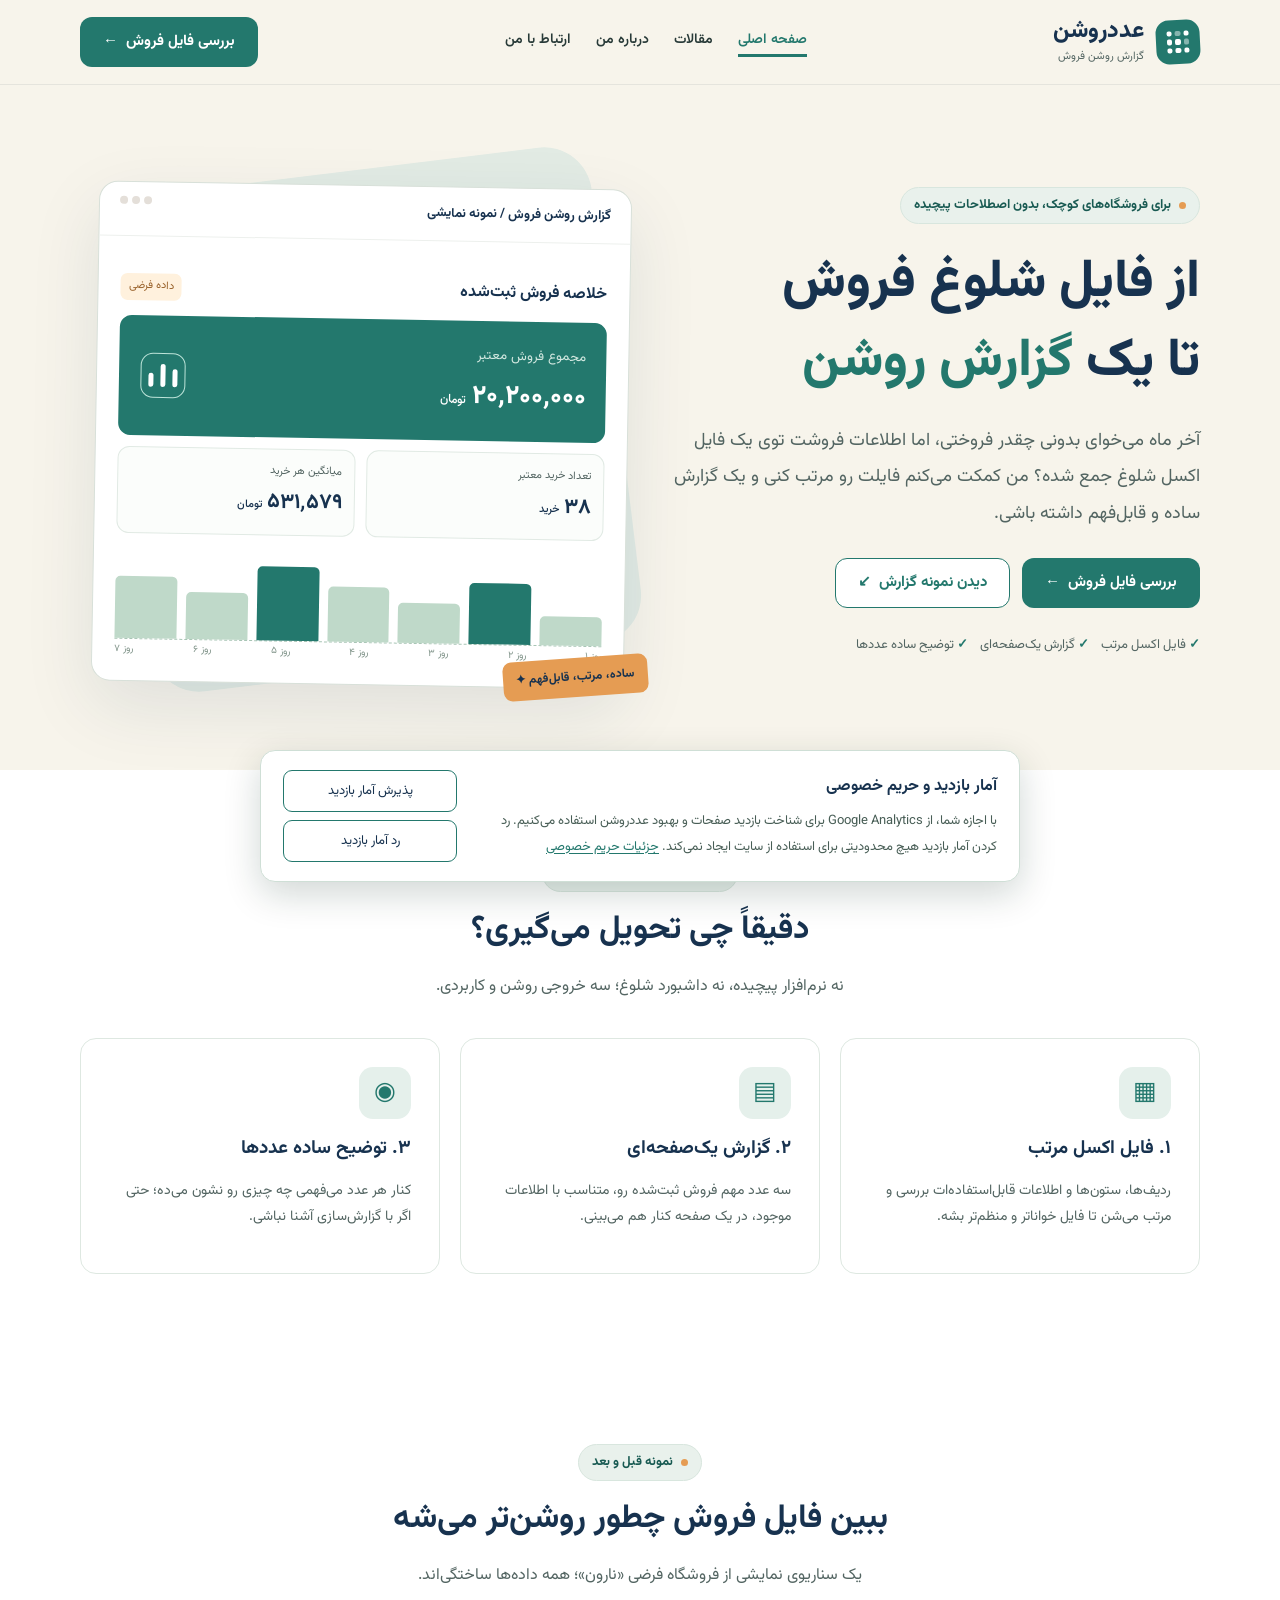
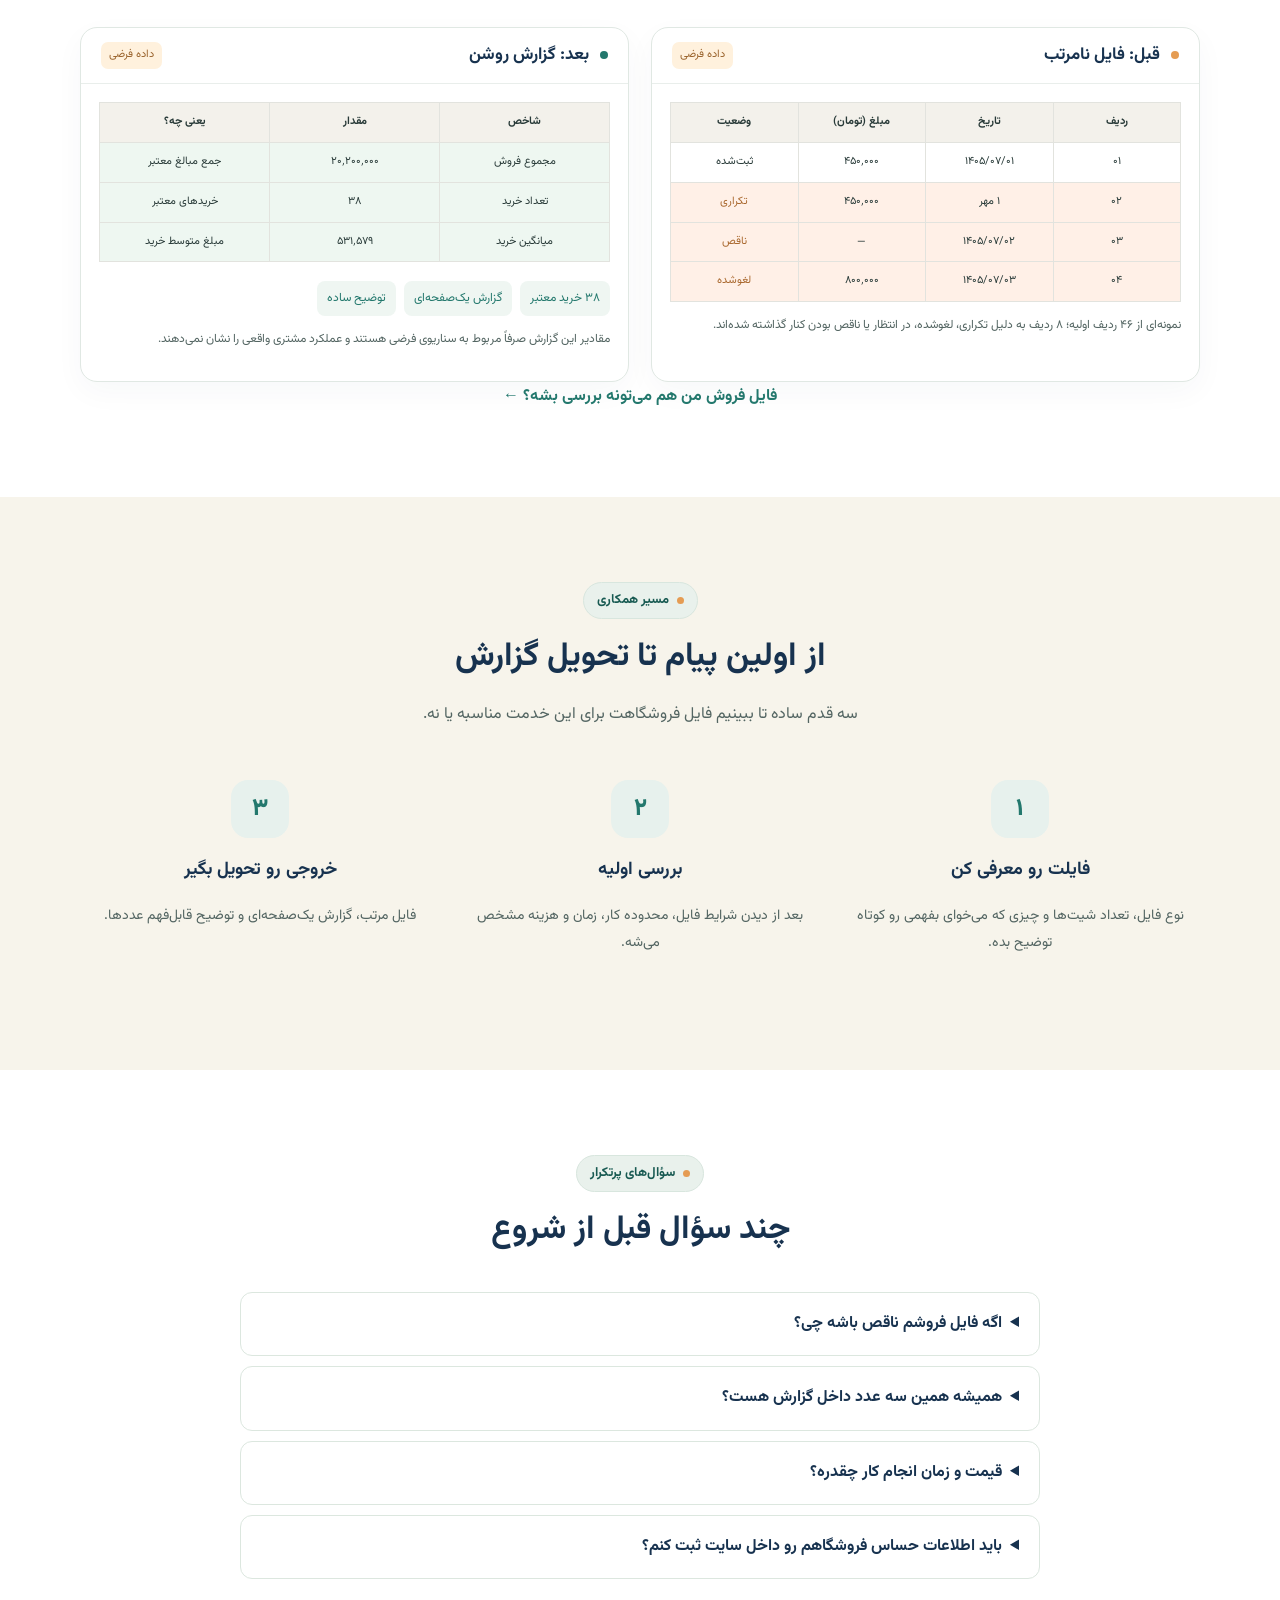
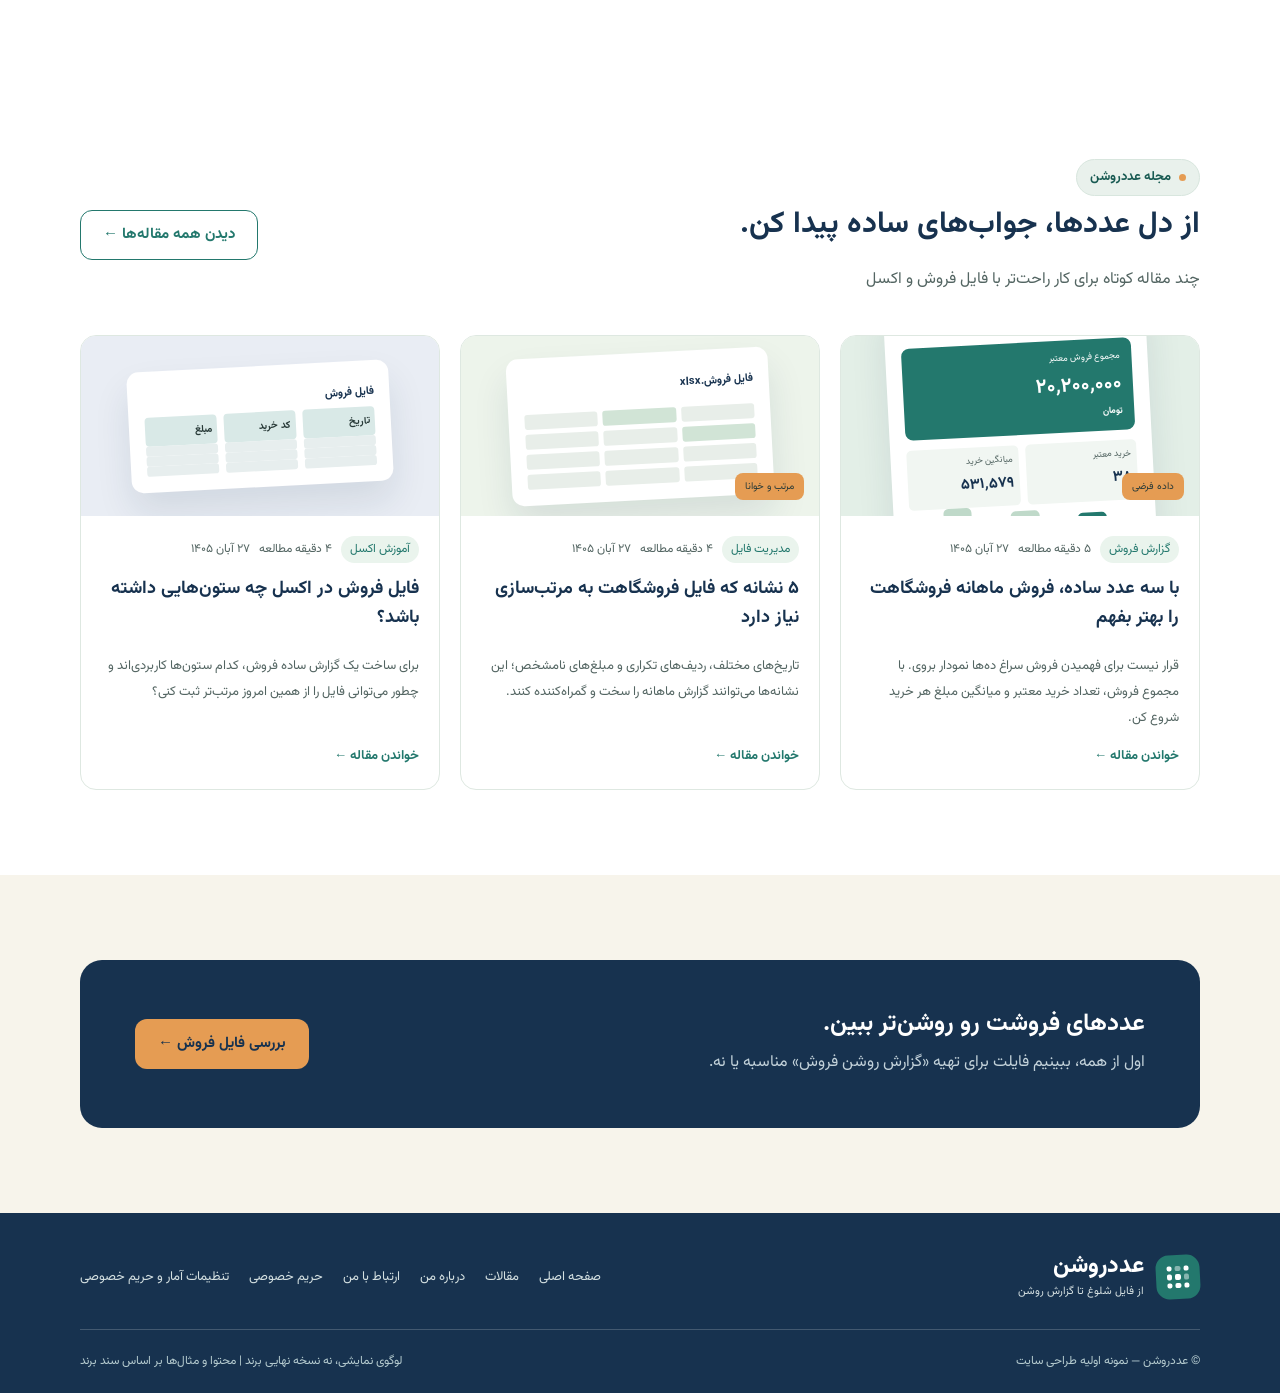
<file: index.html>
<!DOCTYPE html>
<html dir="rtl" lang="fa"><head><meta charset="utf-8"/><meta content="width=device-width, initial-scale=1" name="viewport"/><meta content="عددروشن؛ خدمت گزارش روشن فروش. فایل اکسل فروش را مرتب کن و یک گزارش یک‌صفحه‌ای ساده با توضیح سه عدد مهم تحویل بگیر." name="description"/><title>عددروشن | گزارش روشن فروش</title><link href="styles.css" rel="stylesheet"/><link rel="icon" type="image/png" sizes="128x128" href="favicon.png">
<link rel="canonical" href="https://ahmadrastibarzoki.github.io/adadroshan-website/">
<meta property="og:type" content="website">
<meta property="og:site_name" content="عددروشن">
<meta property="og:locale" content="fa_IR">
<meta property="og:title" content="عددروشن | گزارش روشن فروش">
<meta property="og:description" content="عددروشن؛ خدمت گزارش روشن فروش. فایل اکسل فروش را مرتب کن و یک گزارش یک‌صفحه‌ای ساده با توضیح سه عدد مهم تحویل بگیر.">
<meta property="og:url" content="https://ahmadrastibarzoki.github.io/adadroshan-website/">
<meta property="og:image" content="https://ahmadrastibarzoki.github.io/adadroshan-website/favicon.png">
<meta property="og:image:alt" content="نماد عددروشن">
<meta name="twitter:card" content="summary">
<meta name="twitter:title" content="عددروشن | گزارش روشن فروش">
<meta name="twitter:description" content="عددروشن؛ خدمت گزارش روشن فروش. فایل اکسل فروش را مرتب کن و یک گزارش یک‌صفحه‌ای ساده با توضیح سه عدد مهم تحویل بگیر.">
<meta name="twitter:image" content="https://ahmadrastibarzoki.github.io/adadroshan-website/favicon.png">
<script type="application/ld+json">
{
  "@context": "https://schema.org",
  "@graph": [
    {
      "@type": "Organization",
      "@id": "https://ahmadrastibarzoki.github.io/adadroshan-website/#organization",
      "name": "عددروشن",
      "url": "https://ahmadrastibarzoki.github.io/adadroshan-website/",
      "description": "عددروشن ارائه‌دهنده خدمت گزارش روشن فروش برای فروشگاه‌های کوچک است."
    },
    {
      "@type": "WebSite",
      "@id": "https://ahmadrastibarzoki.github.io/adadroshan-website/#website",
      "url": "https://ahmadrastibarzoki.github.io/adadroshan-website/",
      "name": "عددروشن",
      "inLanguage": "fa-IR",
      "publisher": {
        "@id": "https://ahmadrastibarzoki.github.io/adadroshan-website/#organization"
      }
    },
    {
      "@type": "WebPage",
      "@id": "https://ahmadrastibarzoki.github.io/adadroshan-website/#webpage",
      "url": "https://ahmadrastibarzoki.github.io/adadroshan-website/",
      "name": "عددروشن | گزارش روشن فروش",
      "description": "عددروشن؛ خدمت گزارش روشن فروش. فایل اکسل فروش را مرتب کن و یک گزارش یک‌صفحه‌ای ساده با توضیح سه عدد مهم تحویل بگیر.",
      "inLanguage": "fa-IR",
      "isPartOf": {
        "@id": "https://ahmadrastibarzoki.github.io/adadroshan-website/#website"
      }
    }
  ]
}
</script>
<meta name="google-site-verification" content="069qV33ja2Ra2EYtAfOkdsZbPz_YyHuCVBULOWQYuf4" />
</head><body>
<a class="skip" href="#main">رفتن به محتوای اصلی</a><header class="nav-shell"><nav aria-label="ناوبری اصلی" class="nav container"><a aria-label="عددروشن، صفحه اصلی" class="logo" href="index.html"><span aria-hidden="true" class="logo-symbol"><i></i><i></i><i></i><i></i><i></i><i></i><i></i><i></i><i></i></span><span><span class="logo-name">عددروشن</span><span class="logo-sub">گزارش روشن فروش</span></span></a><div class="nav-links"><a aria-current="page" class="active" href="index.html">صفحه اصلی</a><a href="blog.html">مقالات</a><a href="about.html">درباره من</a><a href="contact.html">ارتباط با من</a></div><a class="btn btn-primary" href="contact.html#request">بررسی فایل فروش <span aria-hidden="true">←</span></a><button aria-controls="mobileMenu" aria-expanded="false" class="menu-btn" id="menuToggle" type="button">منو ☰</button></nav><div class="mobile-menu" id="mobileMenu"><a href="index.html">صفحه اصلی</a><a href="blog.html">مقالات</a><a href="about.html">درباره من</a><a href="contact.html">ارتباط با من</a><a href="contact.html#request">بررسی فایل فروش ←</a></div></header>
<main id="main"><section class="hero"><div class="container hero-grid"><div class="hero-content"><span class="eyebrow">برای فروشگاه‌های کوچک، بدون اصطلاحات پیچیده</span><h1>از فایل شلوغ فروش<br/>تا یک <em>گزارش روشن</em></h1><p class="hero-text">آخر ماه می‌خوای بدونی چقدر فروختی، اما اطلاعات فروشت توی یک فایل اکسل شلوغ جمع شده؟ من کمکت می‌کنم فایلت رو مرتب کنی و یک گزارش ساده و قابل‌فهم داشته باشی.</p><div class="hero-actions"><a class="btn btn-primary" href="contact.html#request">بررسی فایل فروش <span aria-hidden="true">←</span></a><a class="btn btn-outline" href="#sample">دیدن نمونه گزارش <span aria-hidden="true">↙</span></a></div><div class="hero-chips"><span><b class="tick">✓</b> فایل اکسل مرتب</span><span><b class="tick">✓</b> گزارش یک‌صفحه‌ای</span><span><b class="tick">✓</b> توضیح ساده عددها</span></div></div>
<div aria-label="پیش‌نمایش نمونه گزارش فروش با داده‌های فرضی" class="showcase"><div class="report-window"><div class="window-head"><span class="window-name">گزارش روشن فروش / نمونه نمایشی</span><div aria-hidden="true" class="window-dots"><i></i><i></i><i></i></div></div><div class="window-inner"><div class="report-top"><h3>خلاصه فروش ثبت‌شده</h3><span class="sample-mark">داده فرضی</span></div><div class="stat-main"><div><small>مجموع فروش معتبر</small><div class="num">۲۰٬۲۰۰٬۰۰۰ <span style="font-size:12px;font-weight:500">تومان</span></div></div><svg aria-hidden="true" fill="none" height="48" viewbox="0 0 48 48" width="48"><rect height="44" rx="12" stroke="#BDE4D9" width="44" x="2" y="2"></rect><path d="M12 33V24M24 33V15M36 33V20" stroke="white" stroke-linecap="round" stroke-width="5"></path></svg></div><div class="stat-row"><div class="mini-stat"><small>تعداد خرید معتبر</small><strong>۳۸ <span style="font-size:11px;font-weight:500">خرید</span></strong></div><div class="mini-stat"><small>میانگین هر خرید</small><strong>۵۳۱٬۵۷۹ <span style="font-size:11px;font-weight:500">تومان</span></strong></div></div><div aria-hidden="true" class="mock-chart"><i style="height:34%"></i><i style="height:72%"></i><i style="height:47%"></i><i style="height:64%"></i><i style="height:87%"></i><i style="height:55%"></i><i style="height:73%"></i></div><div class="chart-labels"><span>روز ۱</span><span>روز ۲</span><span>روز ۳</span><span>روز ۴</span><span>روز ۵</span><span>روز ۶</span><span>روز ۷</span></div></div></div><div class="float-tag">ساده، مرتب، قابل‌فهم ✦</div></div></div></section>
<section class="section white" id="service"><div class="container"><div class="section-title"><span class="eyebrow">خدمت «گزارش روشن فروش»</span><h2>دقیقاً چی تحویل می‌گیری؟</h2><p>نه نرم‌افزار پیچیده، نه داشبورد شلوغ؛ سه خروجی روشن و کاربردی.</p></div><div class="cards-3"><article class="feature-card"><div aria-hidden="true" class="iconbox">▦</div><h3>۱. فایل اکسل مرتب</h3><p>ردیف‌ها، ستون‌ها و اطلاعات قابل‌استفاده‌ات بررسی و مرتب می‌شن تا فایل خواناتر و منظم‌تر بشه.</p></article><article class="feature-card"><div aria-hidden="true" class="iconbox">▤</div><h3>۲. گزارش یک‌صفحه‌ای</h3><p>سه عدد مهم فروش ثبت‌شده رو، متناسب با اطلاعات موجود، در یک صفحه کنار هم می‌بینی.</p></article><article class="feature-card"><div aria-hidden="true" class="iconbox">◉</div><h3>۳. توضیح ساده عددها</h3><p>کنار هر عدد می‌فهمی چه چیزی رو نشون می‌ده؛ حتی اگر با گزارش‌سازی آشنا نباشی.</p></article></div></div></section>
<section class="split-band" id="sample"><div class="container"><div class="section-title"><span class="eyebrow">نمونه قبل و بعد</span><h2>ببین فایل فروش چطور روشن‌تر می‌شه</h2><p>یک سناریوی نمایشی از فروشگاه فرضی «نارون»؛ همه داده‌ها ساختگی‌اند.</p></div><div class="compare"><article class="compare-card"><header><h3><span class="dot"></span> قبل: فایل نامرتب</h3><span class="sample-mark">داده فرضی</span></header><div class="inner"><table class="sheet"><thead><tr><th>ردیف</th><th>تاریخ</th><th>مبلغ (تومان)</th><th>وضعیت</th></tr></thead><tbody><tr><td>۰۱</td><td>۱۴۰۵/۰۷/۰۱</td><td>۴۵۰٬۰۰۰</td><td>ثبت‌شده</td></tr><tr class="bad"><td>۰۲</td><td>۱ مهر</td><td>۴۵۰٬۰۰۰</td><td class="issue">تکراری</td></tr><tr class="bad"><td>۰۳</td><td>۱۴۰۵/۰۷/۰۲</td><td>—</td><td class="issue">ناقص</td></tr><tr class="bad"><td>۰۴</td><td>۱۴۰۵/۰۷/۰۳</td><td>۸۰۰٬۰۰۰</td><td class="issue">لغوشده</td></tr></tbody></table><p class="compare-note">نمونه‌ای از ۴۶ ردیف اولیه؛ ۸ ردیف به دلیل تکراری، لغوشده، در انتظار یا ناقص بودن کنار گذاشته شده‌اند.</p></div></article><article class="compare-card after"><header><h3><span class="dot"></span> بعد: گزارش روشن</h3><span class="sample-mark">داده فرضی</span></header><div class="inner"><table class="sheet"><thead><tr><th>شاخص</th><th>مقدار</th><th>یعنی چه؟</th></tr></thead><tbody><tr class="good"><td>مجموع فروش</td><td>۲۰٬۲۰۰٬۰۰۰</td><td>جمع مبالغ معتبر</td></tr><tr class="good"><td>تعداد خرید</td><td>۳۸</td><td>خریدهای معتبر</td></tr><tr class="good"><td>میانگین خرید</td><td>۵۳۱٬۵۷۹</td><td>مبلغ متوسط خرید</td></tr></tbody></table><div class="summary-strip" style="margin-top:19px"><span>۳۸ خرید معتبر</span><span>گزارش یک‌صفحه‌ای</span><span>توضیح ساده</span></div><p class="compare-note">مقادیر این گزارش صرفاً مربوط به سناریوی فرضی هستند و عملکرد مشتری واقعی را نشان نمی‌دهند.</p></div></article></div><div style="text-align:center"><a class="micro-link" href="contact.html#request">فایل فروش من هم می‌تونه بررسی بشه؟ ←</a></div></div></section>
<section class="section" id="process"><div class="container"><div class="section-title"><span class="eyebrow">مسیر همکاری</span><h2>از اولین پیام تا تحویل گزارش</h2><p>سه قدم ساده تا ببینیم فایل فروشگاهت برای این خدمت مناسبه یا نه.</p></div><div class="steps"><div class="step"><div class="step-num">۱</div><h3>فایلت رو معرفی کن</h3><p>نوع فایل، تعداد شیت‌ها و چیزی که می‌خوای بفهمی رو کوتاه توضیح بده.</p></div><div class="step"><div class="step-num">۲</div><h3>بررسی اولیه</h3><p>بعد از دیدن شرایط فایل، محدوده کار، زمان و هزینه مشخص می‌شه.</p></div><div class="step"><div class="step-num">۳</div><h3>خروجی رو تحویل بگیر</h3><p>فایل مرتب، گزارش یک‌صفحه‌ای و توضیح قابل‌فهم عددها.</p></div></div></div></section>
<section class="section white" id="faq"><div class="container"><div class="section-title"><span class="eyebrow">سؤال‌های پرتکرار</span><h2>چند سؤال قبل از شروع</h2></div><div class="faq-wrap"><details><summary>اگه فایل فروشم ناقص باشه چی؟</summary><p>اول کیفیت و کامل‌بودن اطلاعات بررسی می‌شه. اگر بعضی عددها قابل‌محاسبه نباشن، قبل از قبول کار درباره محدودیت‌ها صحبت می‌کنیم.</p></details><details><summary>همیشه همین سه عدد داخل گزارش هست؟</summary><p>نه لزوماً. سه عدد متناسب با ستون‌ها و اطلاعات قابل‌اتکای فایلت انتخاب می‌شن. مجموع فروش، تعداد خرید و میانگین خرید فقط یک مثال هستن.</p></details><details><summary>قیمت و زمان انجام کار چقدره؟</summary><p>بعد از بررسی اولیه فایل و مشخص‌شدن محدوده کار اعلام می‌شه. در این مرحله قیمت ثابت عمومی تعریف نشده.</p></details><details><summary>باید اطلاعات حساس فروشگاهم رو داخل سایت ثبت کنم؟</summary><p>نه. در این نمونه سایت فقط می‌تونی متن اولیه درخواست رو آماده کنی. روش نهایی و امن ارسال فایل و شرایط نگهداری داده‌ها قبل از شروع دریافت فایل مشخص خواهد شد.</p></details></div></div></section>
<!-- BLOG_TEASER_START -->
<section class="section white home-blog-teaser"><div class="container"><div class="blog-heading-row"><div><span class="eyebrow">مجله عددروشن</span><h2>از دل عددها، جواب‌های ساده پیدا کن.</h2><p>چند مقاله کوتاه برای کار راحت‌تر با فایل فروش و اکسل</p></div><a class="btn btn-outline" href="blog.html">دیدن همه مقاله‌ها ←</a></div><div class="blog-cards home-blog-cards"><article class="post-card" data-article data-category="گزارش فروش" data-search="با سه عدد ساده، فروش ماهانه فروشگاهت را بهتر بفهم قرار نیست برای فهمیدن فروش سراغ ده‌ها نمودار بروی. با مجموع فروش، تعداد خرید معتبر و میانگین مبلغ هر خرید شروع کن. گزارش فروش"><a class="post-art-link" href="articles/three-sales-numbers.html" aria-label="خواندن مقاله با سه عدد ساده، فروش ماهانه فروشگاهت را بهتر بفهم"><div class="editorial-visual visual-numbers" aria-hidden="true"><div class="mini-paper"><div class="mini-paper-heading"><span>گزارش فروش</span><i>● ● ●</i></div><div class="mini-paper-stat"><small>مجموع فروش معتبر</small><b>۲۰٬۲۰۰٬۰۰۰ <small>تومان</small></b></div><div class="mini-paper-bottom"><div><small>خرید معتبر</small><b>۳۸</b></div><div><small>میانگین خرید</small><b>۵۳۱٬۵۷۹</b></div></div><div class="mini-bars"><i style="height:46%"></i><i style="height:67%"></i><i style="height:44%"></i><i style="height:83%"></i><i style="height:64%"></i><i style="height:100%"></i><i style="height:72%"></i></div></div><span class="visual-stamp">داده فرضی</span></div></a><div class="post-card-body"><div class="article-meta"><span class="post-category">گزارش فروش</span><span>۵ دقیقه مطالعه</span><span>۲۷ آبان ۱۴۰۵</span></div><h3><a href="articles/three-sales-numbers.html">با سه عدد ساده، فروش ماهانه فروشگاهت را بهتر بفهم</a></h3><p>قرار نیست برای فهمیدن فروش سراغ ده‌ها نمودار بروی. با مجموع فروش، تعداد خرید معتبر و میانگین مبلغ هر خرید شروع کن.</p><a class="read-link" href="articles/three-sales-numbers.html">خواندن مقاله <span aria-hidden="true">←</span></a></div></article><article class="post-card" data-article data-category="مدیریت فایل" data-search="۵ نشانه که فایل فروشگاهت به مرتب‌سازی نیاز دارد تاریخ‌های مختلف، ردیف‌های تکراری و مبلغ‌های نامشخص؛ این نشانه‌ها می‌توانند گزارش ماهانه را سخت و گمراه‌کننده کنند. مدیریت فایل"><a class="post-art-link" href="articles/messy-sales-file-signs.html" aria-label="خواندن مقاله ۵ نشانه که فایل فروشگاهت به مرتب‌سازی نیاز دارد"><div class="editorial-visual visual-grid" aria-hidden="true"><div class="visual-float"><span>فایل فروش.xlsx</span><div class="grid-table"><i></i><i></i><i></i><i></i><i></i><i></i><i></i><i></i><i></i><i></i><i></i><i></i></div></div><span class="visual-chip">مرتب و خوانا</span></div></a><div class="post-card-body"><div class="article-meta"><span class="post-category">مدیریت فایل</span><span>۴ دقیقه مطالعه</span><span>۲۷ آبان ۱۴۰۵</span></div><h3><a href="articles/messy-sales-file-signs.html">۵ نشانه که فایل فروشگاهت به مرتب‌سازی نیاز دارد</a></h3><p>تاریخ‌های مختلف، ردیف‌های تکراری و مبلغ‌های نامشخص؛ این نشانه‌ها می‌توانند گزارش ماهانه را سخت و گمراه‌کننده کنند.</p><a class="read-link" href="articles/messy-sales-file-signs.html">خواندن مقاله <span aria-hidden="true">←</span></a></div></article><article class="post-card" data-article data-category="آموزش اکسل" data-search="فایل فروش در اکسل چه ستون‌هایی داشته باشد؟ برای ساخت یک گزارش ساده فروش، کدام ستون‌ها کاربردی‌اند و چطور می‌توانی فایل را از همین امروز مرتب‌تر ثبت کنی؟ آموزش اکسل"><a class="post-art-link" href="articles/sales-excel-columns.html" aria-label="خواندن مقاله فایل فروش در اکسل چه ستون‌هایی داشته باشد؟"><div class="editorial-visual visual-columns" aria-hidden="true"><div class="column-sheet"><span>فایل فروش</span><div class="col-head"><b>تاریخ</b><b>کد خرید</b><b>مبلغ</b></div><div class="col-line"><i></i><i></i><i></i></div><div class="col-line"><i></i><i></i><i></i></div><div class="col-line"><i></i><i></i><i></i></div></div></div></a><div class="post-card-body"><div class="article-meta"><span class="post-category">آموزش اکسل</span><span>۴ دقیقه مطالعه</span><span>۲۷ آبان ۱۴۰۵</span></div><h3><a href="articles/sales-excel-columns.html">فایل فروش در اکسل چه ستون‌هایی داشته باشد؟</a></h3><p>برای ساخت یک گزارش ساده فروش، کدام ستون‌ها کاربردی‌اند و چطور می‌توانی فایل را از همین امروز مرتب‌تر ثبت کنی؟</p><a class="read-link" href="articles/sales-excel-columns.html">خواندن مقاله <span aria-hidden="true">←</span></a></div></article></div></div></section>
<!-- BLOG_TEASER_END -->
<section class="section"><div class="container"><div class="final-cta"><div><h2>عددهای فروشت رو روشن‌تر ببین.</h2><p>اول از همه، ببینیم فایلت برای تهیه «گزارش روشن فروش» مناسبه یا نه.</p></div><a class="btn" href="contact.html#request">بررسی فایل فروش ←</a></div></div></section></main>
<footer class="footer"><div class="container"><div class="foot-grid"><a class="logo" href="index.html"><span aria-hidden="true" class="logo-symbol"><i></i><i></i><i></i><i></i><i></i><i></i><i></i><i></i><i></i></span><span><span class="logo-name">عددروشن</span><span class="logo-sub">از فایل شلوغ تا گزارش روشن</span></span></a><div class="foot-links"><a href="index.html">صفحه اصلی</a><a href="blog.html">مقالات</a><a href="about.html">درباره من</a><a href="contact.html">ارتباط با من</a><a href="contact.html#privacy">حریم خصوصی</a></div></div><div class="footer-note"><span>© عددروشن — نمونه اولیه طراحی سایت</span><span>لوگوی نمایشی، نه نسخه نهایی برند | محتوا و مثال‌ها بر اساس سند برند</span></div></div></footer><script src="app.js"></script></body></html>
</file>
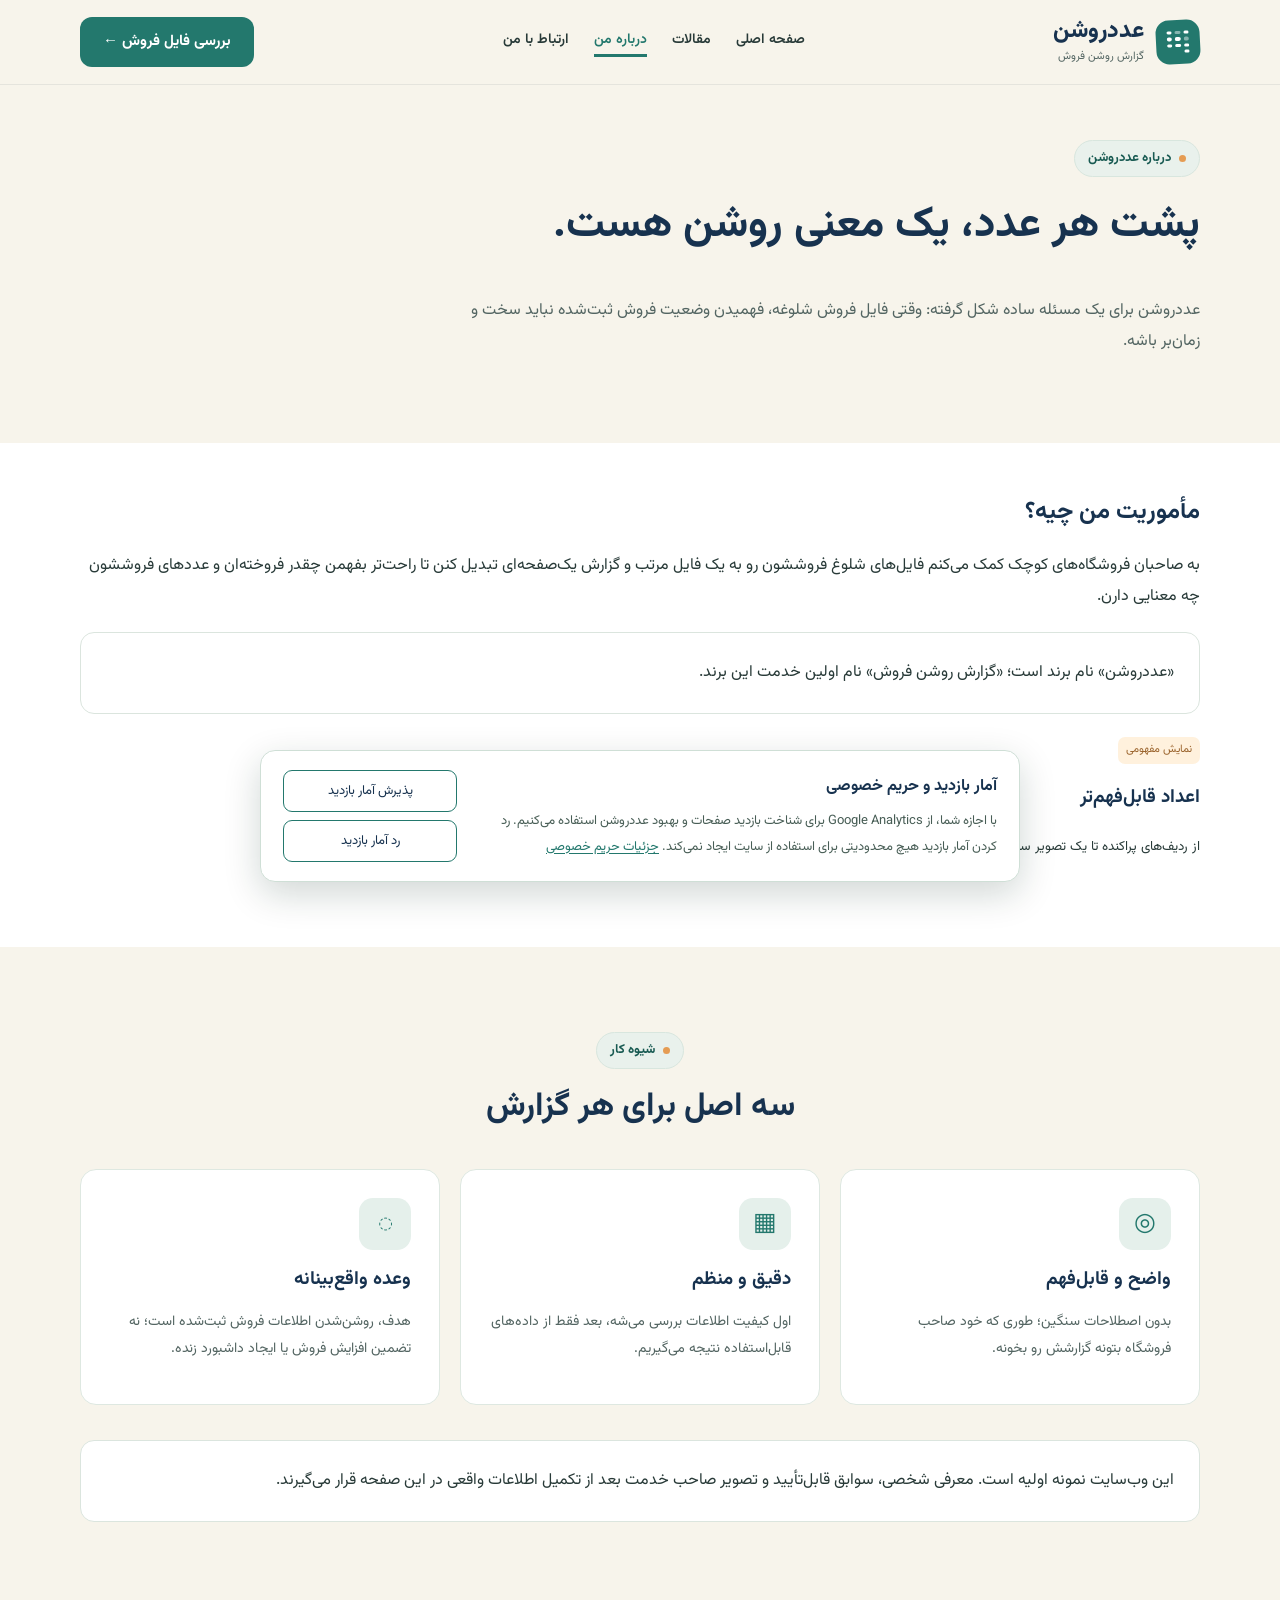
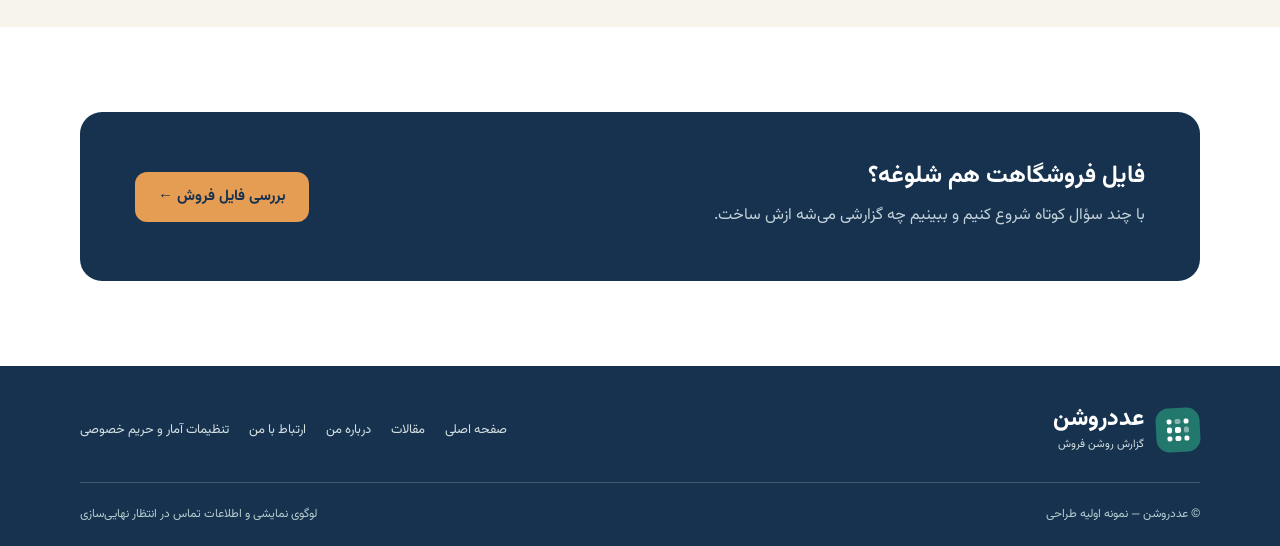
<file: about.html>
<!DOCTYPE html>
<html dir="rtl" lang="fa"><head><meta charset="utf-8"/><meta content="width=device-width, initial-scale=1" name="viewport"/><meta content="درباره عددروشن و مأموریت خدمت گزارش روشن فروش برای فروشگاه‌های کوچک." name="description"/><title>درباره من | عددروشن</title><link href="styles.css" rel="stylesheet"/><link rel="icon" type="image/png" sizes="128x128" href="favicon.png">
<link rel="canonical" href="https://ahmadrastibarzoki.github.io/adadroshan-website/about.html">
<meta property="og:type" content="website">
<meta property="og:site_name" content="عددروشن">
<meta property="og:locale" content="fa_IR">
<meta property="og:title" content="درباره من | عددروشن">
<meta property="og:description" content="درباره عددروشن و مأموریت خدمت گزارش روشن فروش برای فروشگاه‌های کوچک.">
<meta property="og:url" content="https://ahmadrastibarzoki.github.io/adadroshan-website/about.html">
<meta property="og:image" content="https://ahmadrastibarzoki.github.io/adadroshan-website/favicon.png">
<meta property="og:image:alt" content="نماد عددروشن">
<meta name="twitter:card" content="summary">
<meta name="twitter:title" content="درباره من | عددروشن">
<meta name="twitter:description" content="درباره عددروشن و مأموریت خدمت گزارش روشن فروش برای فروشگاه‌های کوچک.">
<meta name="twitter:image" content="https://ahmadrastibarzoki.github.io/adadroshan-website/favicon.png">
<script type="application/ld+json">
{
  "@context": "https://schema.org",
  "@graph": [
    {
      "@type": "WebPage",
      "@id": "https://ahmadrastibarzoki.github.io/adadroshan-website/about.html#webpage",
      "url": "https://ahmadrastibarzoki.github.io/adadroshan-website/about.html",
      "name": "درباره من | عددروشن",
      "description": "درباره عددروشن و مأموریت خدمت گزارش روشن فروش برای فروشگاه‌های کوچک.",
      "inLanguage": "fa-IR",
      "isPartOf": {
        "@id": "https://ahmadrastibarzoki.github.io/adadroshan-website/#website"
      }
    }
  ]
}
</script>
</head><body><a class="skip" href="#main">رفتن به محتوای اصلی</a><header class="nav-shell"><nav class="nav container"><a class="logo" href="index.html"><span aria-hidden="true" class="logo-symbol"><i></i><i></i><i></i><i></i><i></i><i></i><i></i><i></i><i></i><i></i></span><span><span class="logo-name">عددروشن</span><span class="logo-sub">گزارش روشن فروش</span></span></a><div class="nav-links"><a href="index.html">صفحه اصلی</a><a href="blog.html">مقالات</a><a aria-current="page" class="active" href="about.html">درباره من</a><a href="contact.html">ارتباط با من</a></div><a class="btn btn-primary" href="contact.html#request">بررسی فایل فروش ←</a><button aria-controls="mobileMenu" aria-expanded="false" class="menu-btn" id="menuToggle" type="button">منو ☰</button></nav><div class="mobile-menu" id="mobileMenu"><a href="index.html">صفحه اصلی</a><a href="blog.html">مقالات</a><a href="about.html">درباره من</a><a href="contact.html">ارتباط با من</a><a href="contact.html#request">بررسی فایل فروش ←</a></div></header><main id="main"><section class="page-hero"><div class="container"><span class="eyebrow">درباره عددروشن</span><h1>پشت هر عدد، یک معنی روشن هست.</h1><p>عددروشن برای یک مسئله ساده شکل گرفته: وقتی فایل فروش شلوغه، فهمیدن وضعیت فروش ثبت‌شده نباید سخت و زمان‌بر باشه.</p></div></section><section class="section white" style="padding-top:30px"><div class="container"><div class="about-grid"><article class="mission"><h2>مأموریت من چیه؟</h2><p>به صاحبان فروشگاه‌های کوچک کمک می‌کنم فایل‌های شلوغ فروششون رو به یک فایل مرتب و گزارش یک‌صفحه‌ای تبدیل کنن تا راحت‌تر بفهمن چقدر فروخته‌ان و عددهای فروششون چه معنایی دارن.</p><div class="fact-box">«عددروشن» نام برند است؛ «گزارش روشن فروش» نام اولین خدمت این برند.</div></article><div aria-label="نمایش نمادین تبدیل اطلاعات به گزارش" class="about-visual"><div class="diagram"><span class="sample-mark">نمایش مفهومی</span><div class="bars"><i style="height:36%"></i><i style="height:72%"></i><i style="height:52%"></i><i style="height:90%"></i><i style="height:61%"></i></div><h3>اعداد قابل‌فهم‌تر</h3><small>از ردیف‌های پراکنده تا یک تصویر ساده</small></div></div></div></div></section><section class="section"><div class="container"><div class="section-title"><span class="eyebrow">شیوه کار</span><h2>سه اصل برای هر گزارش</h2></div><div class="cards-3"><article class="feature-card"><div class="iconbox">◎</div><h3>واضح و قابل‌فهم</h3><p>بدون اصطلاحات سنگین؛ طوری که خود صاحب فروشگاه بتونه گزارشش رو بخونه.</p></article><article class="feature-card"><div class="iconbox">▦</div><h3>دقیق و منظم</h3><p>اول کیفیت اطلاعات بررسی می‌شه، بعد فقط از داده‌های قابل‌استفاده نتیجه می‌گیریم.</p></article><article class="feature-card"><div class="iconbox">◌</div><h3>وعده واقع‌بینانه</h3><p>هدف، روشن‌شدن اطلاعات فروش ثبت‌شده است؛ نه تضمین افزایش فروش یا ایجاد داشبورد زنده.</p></article></div><div class="fact-box" style="margin-top:35px">این وب‌سایت نمونه اولیه است. معرفی شخصی، سوابق قابل‌تأیید و تصویر صاحب خدمت بعد از تکمیل اطلاعات واقعی در این صفحه قرار می‌گیرند.</div></div></section><section class="section white"><div class="container"><div class="final-cta"><div><h2>فایل فروشگاهت هم شلوغه؟</h2><p>با چند سؤال کوتاه شروع کنیم و ببینیم چه گزارشی می‌شه ازش ساخت.</p></div><a class="btn" href="contact.html#request">بررسی فایل فروش ←</a></div></div></section></main><footer class="footer"><div class="container"><div class="foot-grid"><a class="logo" href="index.html"><span aria-hidden="true" class="logo-symbol"><i></i><i></i><i></i><i></i><i></i><i></i><i></i><i></i><i></i></span><span><span class="logo-name">عددروشن</span><span class="logo-sub">گزارش روشن فروش</span></span></a><div class="foot-links"><a href="index.html">صفحه اصلی</a><a href="blog.html">مقالات</a><a href="about.html">درباره من</a><a href="contact.html">ارتباط با من</a></div></div><div class="footer-note"><span>© عددروشن — نمونه اولیه طراحی</span><span>لوگوی نمایشی و اطلاعات تماس در انتظار نهایی‌سازی</span></div></div></footer><script src="app.js"></script></body></html>
</file>
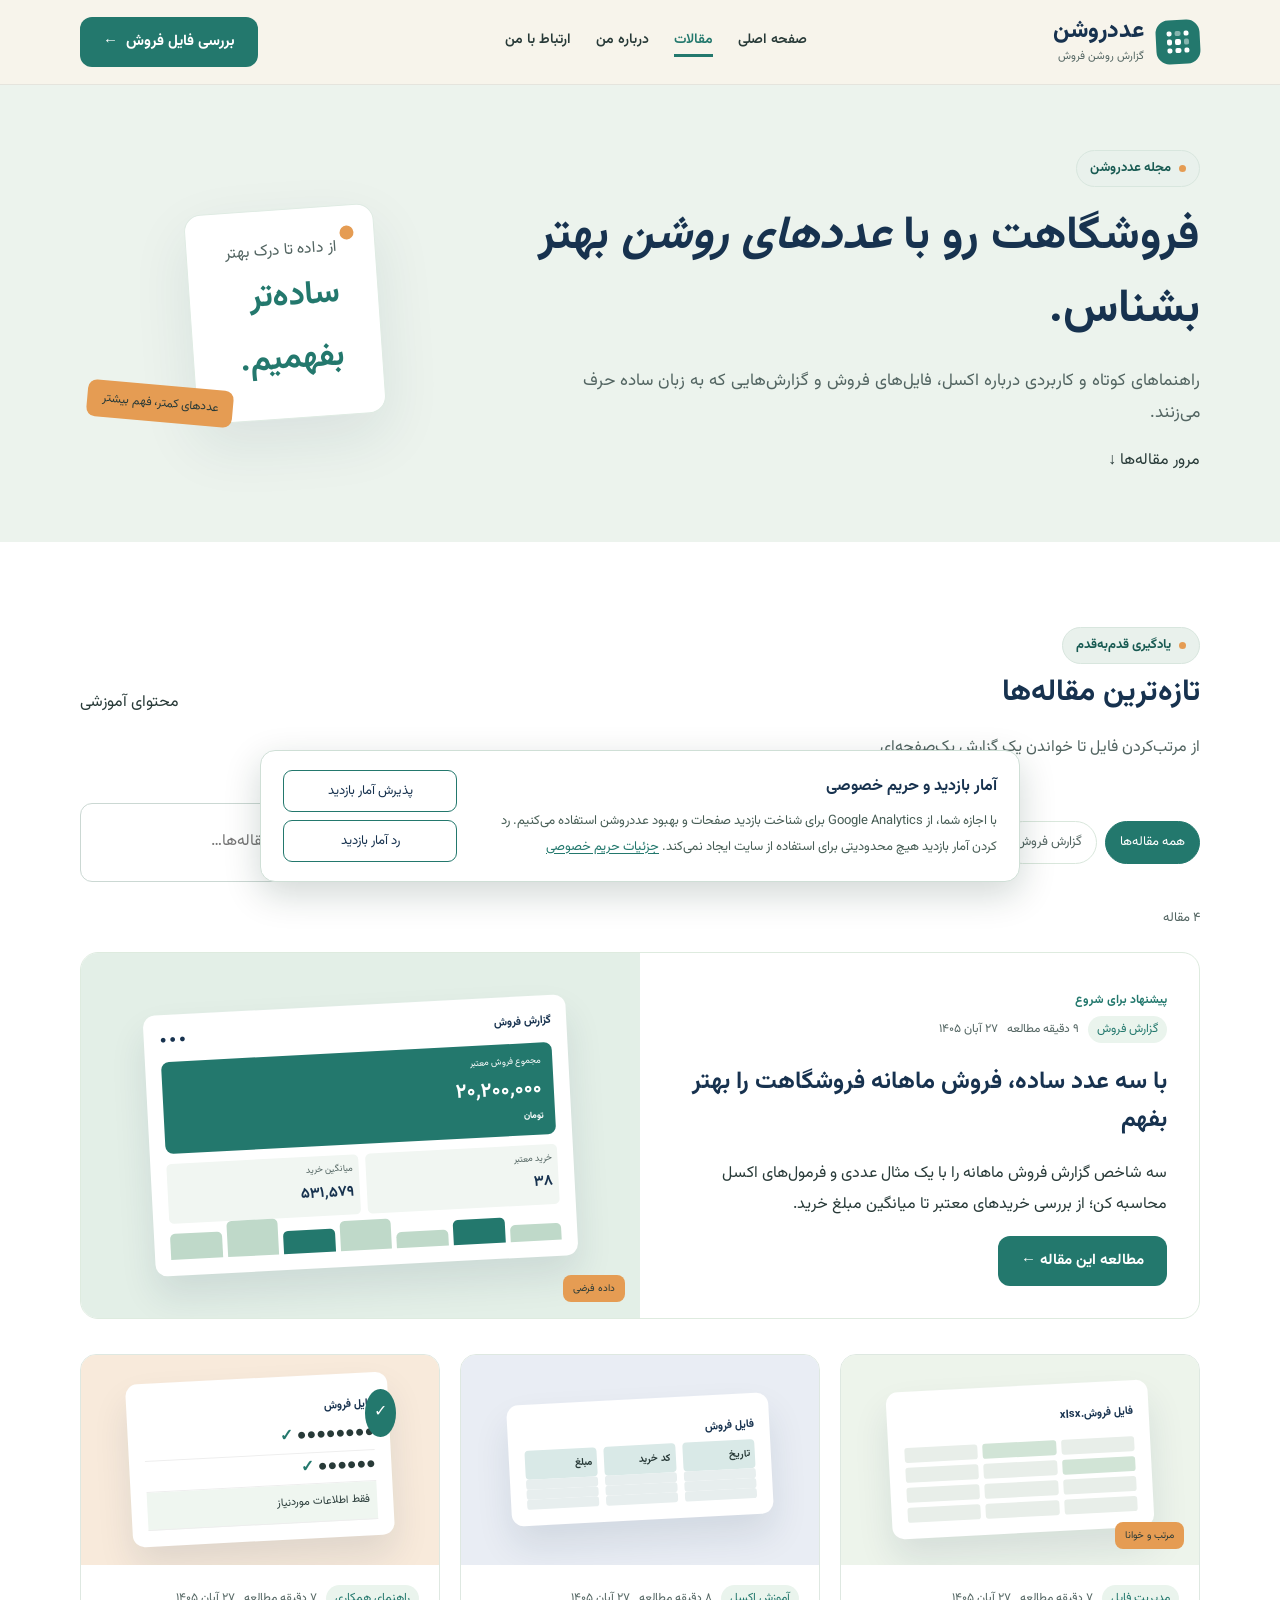
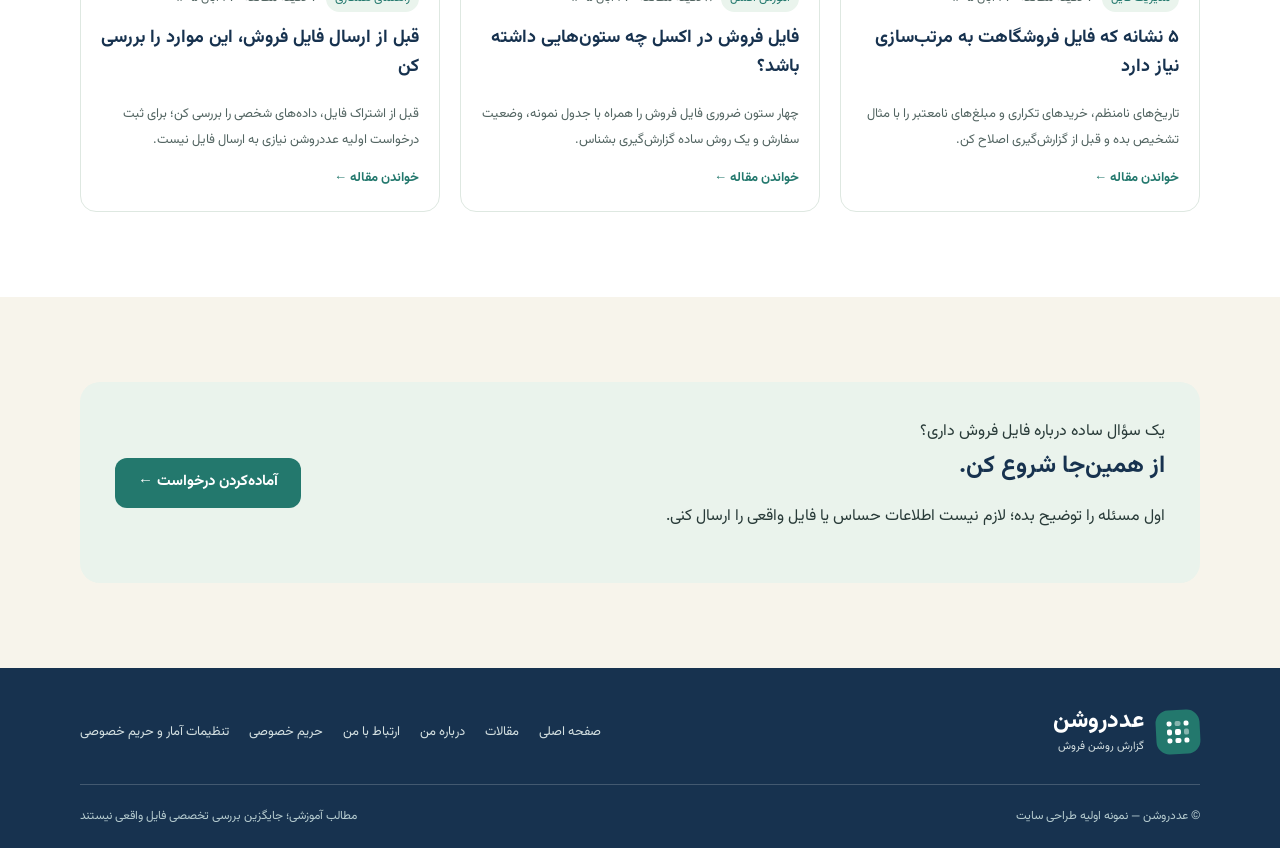
<file: blog.html>
<!doctype html><html lang="fa" dir="rtl"><head><meta charset="utf-8"><meta name="viewport" content="width=device-width, initial-scale=1"><meta name="description" content="مقالات عددروشن؛ نکته‌های ساده و کاربردی برای مرتب‌سازی فایل فروش، آموزش اکسل و خواندن گزارش‌های فروش."><meta name="theme-color" content="#F7F4EB"><title>مقالات و آموزش‌های کاربردی فروش و اکسل | عددروشن</title><link rel="stylesheet" href="styles.css"><script src="blog.js" defer></script><link rel="icon" type="image/png" sizes="128x128" href="favicon.png">
<link rel="canonical" href="https://ahmadrastibarzoki.github.io/adadroshan-website/blog.html">
<meta property="og:type" content="website">
<meta property="og:site_name" content="عددروشن">
<meta property="og:locale" content="fa_IR">
<meta property="og:title" content="مقالات و آموزش‌های کاربردی فروش و اکسل | عددروشن">
<meta property="og:description" content="مقالات عددروشن؛ نکته‌های ساده و کاربردی برای مرتب‌سازی فایل فروش، آموزش اکسل و خواندن گزارش‌های فروش.">
<meta property="og:url" content="https://ahmadrastibarzoki.github.io/adadroshan-website/blog.html">
<meta property="og:image" content="https://ahmadrastibarzoki.github.io/adadroshan-website/favicon.png">
<meta property="og:image:alt" content="نماد عددروشن">
<meta name="twitter:card" content="summary">
<meta name="twitter:title" content="مقالات و آموزش‌های کاربردی فروش و اکسل | عددروشن">
<meta name="twitter:description" content="مقالات عددروشن؛ نکته‌های ساده و کاربردی برای مرتب‌سازی فایل فروش، آموزش اکسل و خواندن گزارش‌های فروش.">
<meta name="twitter:image" content="https://ahmadrastibarzoki.github.io/adadroshan-website/favicon.png">
<script type="application/ld+json">
{
  "@context": "https://schema.org",
  "@graph": [
    {
      "@type": "CollectionPage",
      "@id": "https://ahmadrastibarzoki.github.io/adadroshan-website/blog.html#webpage",
      "url": "https://ahmadrastibarzoki.github.io/adadroshan-website/blog.html",
      "name": "مقالات و آموزش‌های کاربردی فروش و اکسل | عددروشن",
      "description": "مقالات عددروشن؛ نکته‌های ساده و کاربردی برای مرتب‌سازی فایل فروش، آموزش اکسل و خواندن گزارش‌های فروش.",
      "inLanguage": "fa-IR",
      "isPartOf": {
        "@id": "https://ahmadrastibarzoki.github.io/adadroshan-website/#website"
      }
    }
  ]
}
</script>
</head><body><a class="skip" href="#main">رفتن به محتوای اصلی</a><header class="nav-shell"><nav class="nav container" aria-label="ناوبری اصلی"><a class="logo" href="index.html" aria-label="عددروشن، صفحه اصلی"><span class="logo-symbol" aria-hidden="true"><i></i><i></i><i></i><i></i><i></i><i></i><i></i><i></i><i></i></span><span><span class="logo-name">عددروشن</span><span class="logo-sub">گزارش روشن فروش</span></span></a><div class="nav-links"><a href="index.html">صفحه اصلی</a><a href="blog.html" class="active" aria-current="page">مقالات</a><a href="about.html">درباره من</a><a href="contact.html">ارتباط با من</a></div><a class="btn btn-primary" href="contact.html#request">بررسی فایل فروش <span aria-hidden="true">←</span></a><button class="menu-btn" type="button" id="menuToggle" aria-expanded="false" aria-controls="mobileMenu">منو ☰</button></nav><div id="mobileMenu" class="mobile-menu"><a href="index.html">صفحه اصلی</a><a href="blog.html" aria-current="page">مقالات</a><a href="about.html">درباره من</a><a href="contact.html">ارتباط با من</a><a href="contact.html#request">بررسی فایل فروش ←</a></div></header><main id="main"><section class="blog-hero"><div class="container blog-hero-grid"><div><span class="eyebrow">مجله عددروشن</span><h1>فروشگاهت رو با <em>عددهای روشن</em> بهتر بشناس.</h1><p>راهنماهای کوتاه و کاربردی درباره اکسل، فایل‌های فروش و گزارش‌هایی که به زبان ساده حرف می‌زنند.</p><a class="blog-down" href="#articles">مرور مقاله‌ها <span aria-hidden="true">↓</span></a></div><div class="blog-hero-graphic" aria-hidden="true"><div class="graphic-book"><span>از داده تا درک بهتر</span><b>ساده‌تر<br>بفهمیم.</b><div class="graphic-dots"><i></i><i></i><i></i></div></div><span class="graphic-note">عددهای کمتر، فهم بیشتر</span></div></div></section><section class="section white" id="articles"><div class="container"><div class="blog-heading-row"><div><span class="eyebrow">یادگیری قدم‌به‌قدم</span><h2>تازه‌ترین مقاله‌ها</h2><p>از مرتب‌کردن فایل تا خواندن یک گزارش یک‌صفحه‌ای</p></div><span class="content-label">محتوای آموزشی</span></div><div class="blog-toolbar"><div class="blog-filters" role="group" aria-label="فیلتر دسته‌بندی مقاله‌ها"><button type="button" class="filter-btn selected" data-filter="همه مقاله‌ها" aria-pressed="true">همه مقاله‌ها</button><button type="button" class="filter-btn" data-filter="گزارش فروش" aria-pressed="false">گزارش فروش</button><button type="button" class="filter-btn" data-filter="مدیریت فایل" aria-pressed="false">مدیریت فایل</button><button type="button" class="filter-btn" data-filter="آموزش اکسل" aria-pressed="false">آموزش اکسل</button><button type="button" class="filter-btn" data-filter="راهنمای همکاری" aria-pressed="false">راهنمای همکاری</button></div><label class="search-box"><span class="sr-only">جست‌وجوی مقاله</span><svg width="20" height="20" viewBox="0 0 24 24" fill="none" stroke="currentColor" stroke-width="2" aria-hidden="true"><circle cx="11" cy="11" r="7"></circle><path d="m20 20-4-4"></path></svg><input id="articleSearch" type="search" placeholder="جست‌وجو در مقاله‌ها…" autocomplete="off"></label></div><div class="post-results-meta"><span id="articleCount" aria-live="polite">4 مقاله</span><button type="button" id="resetFilters" class="reset-filters">پاک‌کردن فیلترها</button></div><article class="featured-post" data-article data-category="گزارش فروش" data-search="با سه عدد ساده، فروش ماهانه فروشگاهت را بهتر بفهم سه شاخص گزارش فروش ماهانه را با یک مثال عددی و فرمول‌های اکسل محاسبه کن؛ از بررسی خریدهای معتبر تا میانگین مبلغ خرید. گزارش فروش"><div class="featured-text"><span class="featured-label">پیشنهاد برای شروع</span><div class="article-meta"><span class="post-category">گزارش فروش</span><span>۹ دقیقه مطالعه</span><span>۲۷ آبان ۱۴۰۵</span></div><h2><a href="articles/three-sales-numbers.html">با سه عدد ساده، فروش ماهانه فروشگاهت را بهتر بفهم</a></h2><p>سه شاخص گزارش فروش ماهانه را با یک مثال عددی و فرمول‌های اکسل محاسبه کن؛ از بررسی خریدهای معتبر تا میانگین مبلغ خرید.</p><a class="btn btn-primary" href="articles/three-sales-numbers.html">مطالعه این مقاله ←</a></div><a class="featured-art-link" href="articles/three-sales-numbers.html" aria-label="خواندن با سه عدد ساده، فروش ماهانه فروشگاهت را بهتر بفهم"><div class="editorial-visual visual-numbers" aria-hidden="true"><div class="mini-paper"><div class="mini-paper-heading"><span>گزارش فروش</span><i>● ● ●</i></div><div class="mini-paper-stat"><small>مجموع فروش معتبر</small><b>۲۰٬۲۰۰٬۰۰۰ <small>تومان</small></b></div><div class="mini-paper-bottom"><div><small>خرید معتبر</small><b>۳۸</b></div><div><small>میانگین خرید</small><b>۵۳۱٬۵۷۹</b></div></div><div class="mini-bars"><i style="height:46%"></i><i style="height:67%"></i><i style="height:44%"></i><i style="height:83%"></i><i style="height:64%"></i><i style="height:100%"></i><i style="height:72%"></i></div></div><span class="visual-stamp">داده فرضی</span></div></a></article><div class="blog-cards"><article class="post-card" data-article data-category="مدیریت فایل" data-search="۵ نشانه که فایل فروشگاهت به مرتب‌سازی نیاز دارد تاریخ‌های نامنظم، خریدهای تکراری و مبلغ‌های نامعتبر را با مثال تشخیص بده و قبل از گزارش‌گیری اصلاح کن. مدیریت فایل"><a class="post-art-link" href="articles/messy-sales-file-signs.html" aria-label="خواندن مقاله ۵ نشانه که فایل فروشگاهت به مرتب‌سازی نیاز دارد"><div class="editorial-visual visual-grid" aria-hidden="true"><div class="visual-float"><span>فایل فروش.xlsx</span><div class="grid-table"><i></i><i></i><i></i><i></i><i></i><i></i><i></i><i></i><i></i><i></i><i></i><i></i></div></div><span class="visual-chip">مرتب و خوانا</span></div></a><div class="post-card-body"><div class="article-meta"><span class="post-category">مدیریت فایل</span><span>۷ دقیقه مطالعه</span><span>۲۷ آبان ۱۴۰۵</span></div><h3><a href="articles/messy-sales-file-signs.html">۵ نشانه که فایل فروشگاهت به مرتب‌سازی نیاز دارد</a></h3><p>تاریخ‌های نامنظم، خریدهای تکراری و مبلغ‌های نامعتبر را با مثال تشخیص بده و قبل از گزارش‌گیری اصلاح کن.</p><a class="read-link" href="articles/messy-sales-file-signs.html">خواندن مقاله <span aria-hidden="true">←</span></a></div></article><article class="post-card" data-article data-category="آموزش اکسل" data-search="فایل فروش در اکسل چه ستون‌هایی داشته باشد؟ چهار ستون ضروری فایل فروش را همراه با جدول نمونه، وضعیت سفارش و یک روش ساده گزارش‌گیری بشناس. آموزش اکسل"><a class="post-art-link" href="articles/sales-excel-columns.html" aria-label="خواندن مقاله فایل فروش در اکسل چه ستون‌هایی داشته باشد؟"><div class="editorial-visual visual-columns" aria-hidden="true"><div class="column-sheet"><span>فایل فروش</span><div class="col-head"><b>تاریخ</b><b>کد خرید</b><b>مبلغ</b></div><div class="col-line"><i></i><i></i><i></i></div><div class="col-line"><i></i><i></i><i></i></div><div class="col-line"><i></i><i></i><i></i></div></div></div></a><div class="post-card-body"><div class="article-meta"><span class="post-category">آموزش اکسل</span><span>۸ دقیقه مطالعه</span><span>۲۷ آبان ۱۴۰۵</span></div><h3><a href="articles/sales-excel-columns.html">فایل فروش در اکسل چه ستون‌هایی داشته باشد؟</a></h3><p>چهار ستون ضروری فایل فروش را همراه با جدول نمونه، وضعیت سفارش و یک روش ساده گزارش‌گیری بشناس.</p><a class="read-link" href="articles/sales-excel-columns.html">خواندن مقاله <span aria-hidden="true">←</span></a></div></article><article class="post-card" data-article data-category="راهنمای همکاری" data-search="قبل از ارسال فایل فروش، این موارد را بررسی کن قبل از اشتراک فایل، داده‌های شخصی را بررسی کن؛ برای ثبت درخواست اولیه عددروشن نیازی به ارسال فایل نیست. راهنمای همکاری"><a class="post-art-link" href="articles/share-sales-file-safely.html" aria-label="خواندن مقاله قبل از ارسال فایل فروش، این موارد را بررسی کن"><div class="editorial-visual visual-privacy" aria-hidden="true"><div class="privacy-paper"><span>فایل فروش</span><div>●●●●●●●● <b>✓</b></div><div>●●●●●● <b>✓</b></div><div class="privacy-dash">فقط اطلاعات موردنیاز</div></div><span class="privacy-icon">✓</span></div></a><div class="post-card-body"><div class="article-meta"><span class="post-category">راهنمای همکاری</span><span>۷ دقیقه مطالعه</span><span>۲۷ آبان ۱۴۰۵</span></div><h3><a href="articles/share-sales-file-safely.html">قبل از ارسال فایل فروش، این موارد را بررسی کن</a></h3><p>قبل از اشتراک فایل، داده‌های شخصی را بررسی کن؛ برای ثبت درخواست اولیه عددروشن نیازی به ارسال فایل نیست.</p><a class="read-link" href="articles/share-sales-file-safely.html">خواندن مقاله <span aria-hidden="true">←</span></a></div></article></div><div id="noArticles" class="no-articles" hidden><div class="no-articles-icon">⌕</div><h3>مقاله‌ای با این عنوان پیدا نشد.</h3><p>جست‌وجو یا دسته‌بندی دیگری را امتحان کن.</p></div></div></section><section class="section"><div class="container"><div class="blog-bottom-cta"><div><span>یک سؤال ساده درباره فایل فروش داری؟</span><h2>از همین‌جا شروع کن.</h2><p>اول مسئله را توضیح بده؛ لازم نیست اطلاعات حساس یا فایل واقعی را ارسال کنی.</p></div><a href="contact.html#request" class="btn btn-primary">آماده‌کردن درخواست ←</a></div></div></section></main><footer class="footer"><div class="container"><div class="foot-grid"><a class="logo" href="index.html" aria-label="عددروشن، صفحه اصلی"><span class="logo-symbol" aria-hidden="true"><i></i><i></i><i></i><i></i><i></i><i></i><i></i><i></i><i></i></span><span><span class="logo-name">عددروشن</span><span class="logo-sub">گزارش روشن فروش</span></span></a><div class="foot-links"><a href="index.html">صفحه اصلی</a><a href="blog.html">مقالات</a><a href="about.html">درباره من</a><a href="contact.html">ارتباط با من</a><a href="contact.html#privacy">حریم خصوصی</a></div></div><div class="footer-note"><span>© عددروشن — نمونه اولیه طراحی سایت</span><span>مطالب آموزشی؛ جایگزین بررسی تخصصی فایل واقعی نیستند</span></div></div></footer><script src="app.js"></script></body></html>
</file>
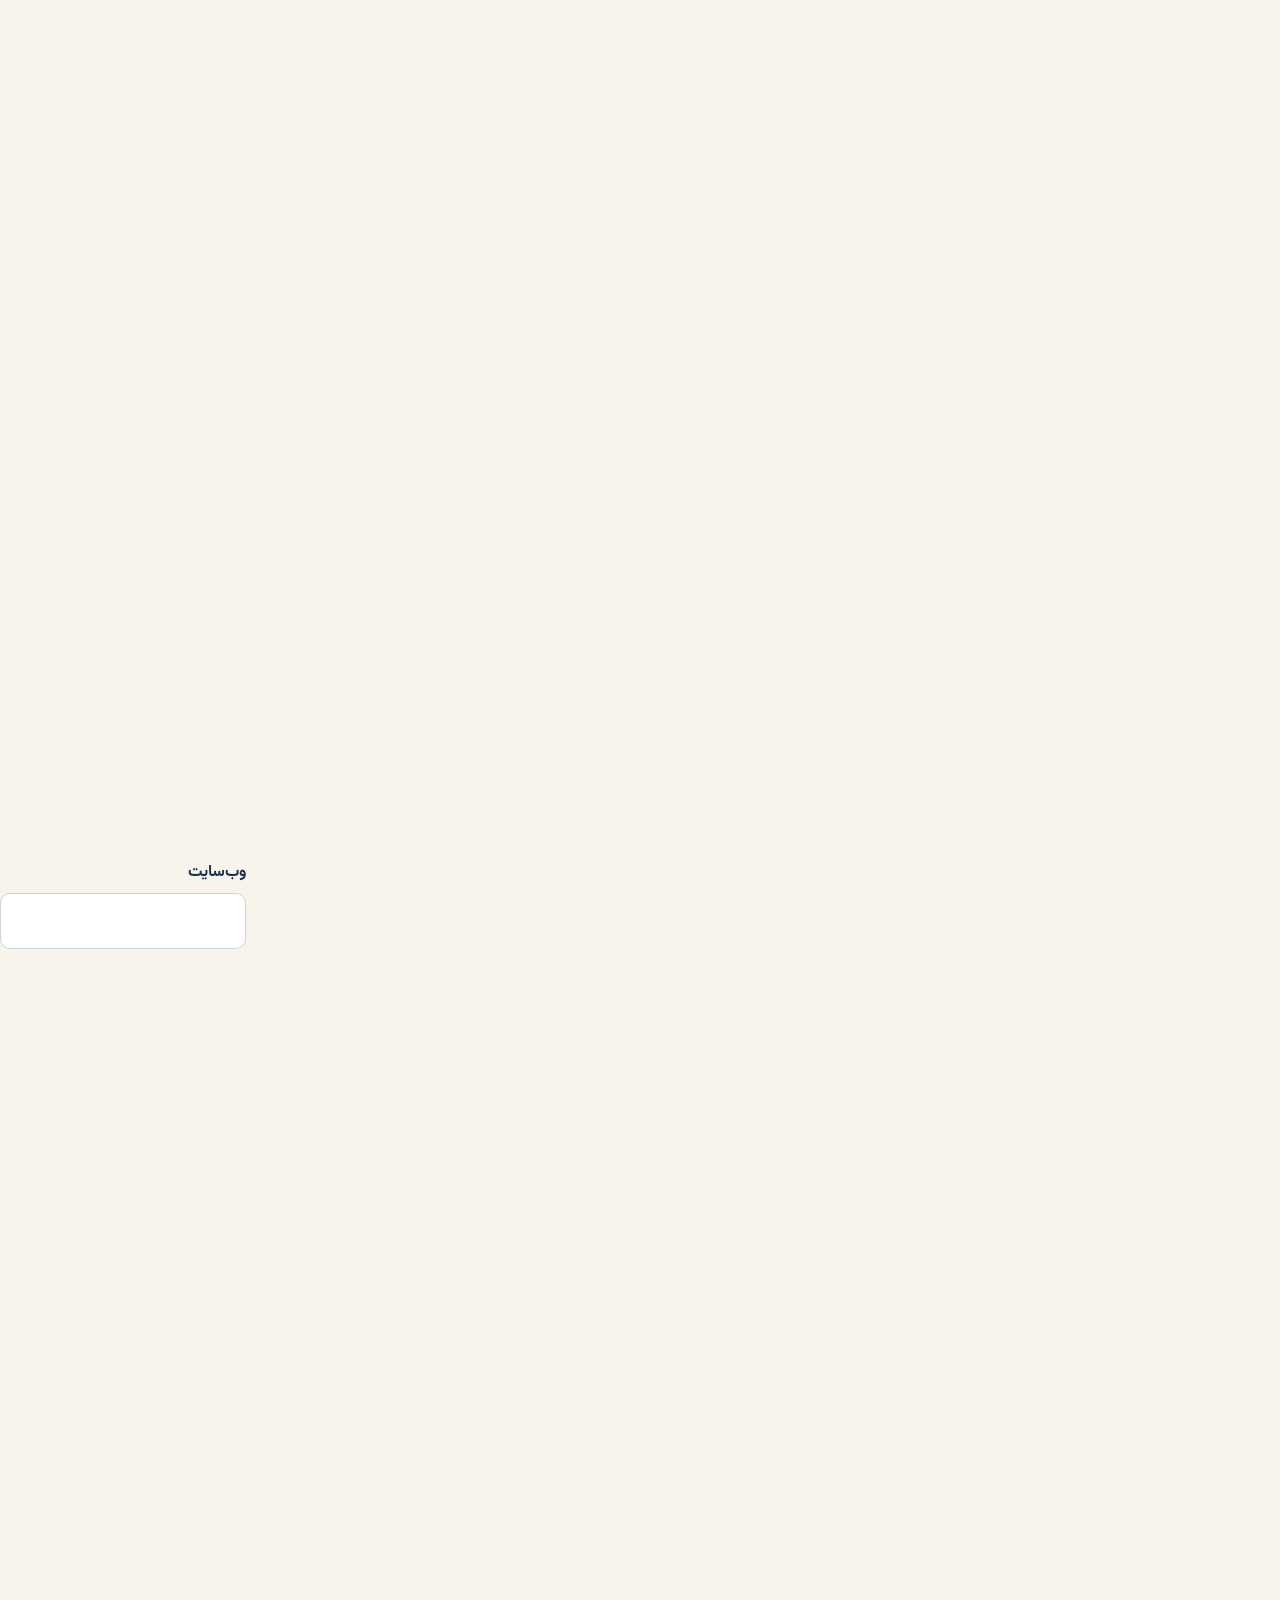
<file: contact.html>
<!DOCTYPE html>
<html dir="rtl" lang="fa"><head><meta charset="utf-8"/><meta content="width=device-width, initial-scale=1" name="viewport"/><meta content="ارتباط با عددروشن و ثبت درخواست اولیه بررسی فایل فروش." name="description"/><title>ارتباط با من | عددروشن</title><link href="styles.css" rel="stylesheet"/><link rel="icon" type="image/png" sizes="128x128" href="favicon.png">
<link rel="canonical" href="https://ahmadrastibarzoki.github.io/adadroshan-website/contact.html">
<meta property="og:type" content="website">
<meta property="og:site_name" content="عددروشن">
<meta property="og:locale" content="fa_IR">
<meta property="og:title" content="ارتباط با من | عددروشن">
<meta property="og:description" content="ارتباط با عددروشن و ثبت درخواست اولیه بررسی فایل فروش.">
<meta property="og:url" content="https://ahmadrastibarzoki.github.io/adadroshan-website/contact.html">
<meta property="og:image" content="https://ahmadrastibarzoki.github.io/adadroshan-website/favicon.png">
<meta property="og:image:alt" content="نماد عددروشن">
<meta name="twitter:card" content="summary">
<meta name="twitter:title" content="ارتباط با من | عددروشن">
<meta name="twitter:description" content="ارتباط با عددروشن و ثبت درخواست اولیه بررسی فایل فروش.">
<meta name="twitter:image" content="https://ahmadrastibarzoki.github.io/adadroshan-website/favicon.png">
<script type="application/ld+json">
{
  "@context": "https://schema.org",
  "@graph": [
    {
      "@type": "ContactPage",
      "@id": "https://ahmadrastibarzoki.github.io/adadroshan-website/contact.html#webpage",
      "url": "https://ahmadrastibarzoki.github.io/adadroshan-website/contact.html",
      "name": "ارتباط با من | عددروشن",
      "description": "ارتباط با عددروشن و ثبت درخواست اولیه بررسی فایل فروش.",
      "inLanguage": "fa-IR",
      "isPartOf": {
        "@id": "https://ahmadrastibarzoki.github.io/adadroshan-website/#website"
      }
    }
  ]
}
</script>
</head><body><a class="skip" href="#main">رفتن به محتوای اصلی</a><header class="nav-shell"><nav class="nav container"><a class="logo" href="index.html"><span aria-hidden="true" class="logo-symbol"><i></i><i></i><i></i><i></i><i></i><i></i><i></i><i></i><i></i><i></i><i></i></span><span><span class="logo-name">عددروشن</span><span class="logo-sub">گزارش روشن فروش</span></span></a><div class="nav-links"><a href="index.html">صفحه اصلی</a><a href="blog.html">مقالات</a><a href="about.html">درباره من</a><a aria-current="page" class="active" href="contact.html">ارتباط با من</a></div><a class="btn btn-primary" href="#request">بررسی فایل فروش ←</a><button aria-controls="mobileMenu" aria-expanded="false" class="menu-btn" id="menuToggle" type="button">منو ☰</button></nav><div class="mobile-menu" id="mobileMenu"><a href="index.html">صفحه اصلی</a><a href="blog.html">مقالات</a><a href="about.html">درباره من</a><a href="contact.html">ارتباط با من</a><a href="#request">بررسی فایل فروش ←</a></div></header><main id="main"><section class="page-hero"><div class="container"><span class="eyebrow">ارتباط با من</span><h1>اول ببینیم فایلت چه شرایطی داره.</h1><p>لازم نیست همین اول فایل فروش یا اطلاعات حساس رو بفرستی. با چند سؤال کوتاه می‌تونی درخواست بررسی اولیه رو ثبت کنی.</p></div></section><section class="section white" style="padding-top:25px"><div class="container contact-grid" id="request"><div class="contact-form"><h2>درخواست بررسی فایل فروش</h2><p id="formIntro">اطلاعات اولیه‌ات را وارد کن تا درخواستت ثبت و بررسی شود. لطفاً اطلاعات محرمانه فروش را اینجا وارد نکن.</p><form id="requestForm"><div class="field"><label for="requestName">نام شما</label><input id="requestName" name="name" maxlength="100" autocomplete="name" placeholder="نام و نام خانوادگی" required></div><div class="field"><label for="requestContact">شماره تماس یا ایمیل</label><input id="requestContact" name="contact" maxlength="140" placeholder="راه ارتباط برای پیگیری درخواست" required></div><div class="field" style="position:absolute;left:-9999px" aria-hidden="true"><label for="companyWebsite">وب‌سایت</label><input id="companyWebsite" name="website" tabindex="-1" autocomplete="off"></div><div class="field"><label for="shop">نوع فروشگاه</label><input id="shop" maxlength="80" name="shop" required placeholder="مثلاً سوپرمارکت، پوشاک، لوازم‌التحریر"/></div><div class="field"><label for="sheets">تقریباً چند شیت در فایل داری؟</label><select id="sheets" name="sheets"><option value="">انتخاب کن</option><option>۱ شیت</option><option>۲ تا ۵ شیت</option><option>بیشتر از ۵ شیت</option><option>هنوز نمی‌دونم</option></select></div><div class="field"><label for="period">اطلاعات فروش مربوط به چه بازه‌ایه؟</label><input id="period" maxlength="70" name="period" placeholder="مثلاً یک ماه یا سه ماه"/></div><div class="field"><label for="details">دوست داری از گزارش چی بفهمی؟ (اختیاری)</label><textarea id="details" maxlength="500" name="details" placeholder="مثلاً می‌خوام مجموع فروش و تعداد خریدها رو بدونم. هیچ رقم یا اطلاعات محرمانه‌ای وارد نکن."></textarea></div><button class="btn btn-primary" type="submit">ثبت درخواست ←</button></form><iframe id="formSubmitFrame" name="formSubmitFrame" title="پاسخ ثبت درخواست" style="display:none"></iframe><div id="formStatus" role="status" aria-live="polite" class="request-status" hidden></div></div><aside class="contact-side"><div class="callout"><h2>بعد از این چه می‌شه؟</h2><ul><li>ساختار اولیه فایل و نیازت مشخص می‌شه.</li><li>در صورت امکان انجام کار، محدوده، زمان و هزینه اعلام می‌شه.</li><li>روش ارسال فایل و ضوابط محرمانگی باید قبل از دریافت اطلاعات واقعی مشخص بشه.</li></ul></div><div class="notice" id="privacy"><strong>اطلاعات تماس، آمار بازدید و حریم خصوصی</strong>
<p style="margin:5px 0 0">در صورت ثبت موفق درخواست، نام، راه تماس و پاسخ‌های فرم برای بررسی و پیگیری در Google Sheets خصوصی عددروشن ذخیره می‌شوند. ارسال درخواست مستقل از رضایت به آمار بازدید است. فعلاً فایل فروش، رقم‌های واقعی یا اطلاعات محرمانه را وارد نکن. روش ارسال فایل و مدت نگهداری و حذف اطلاعات هنوز باید نهایی شوند.</p>
<p>برای شناخت بازدید صفحات و بهبود تجربه سایت از <strong>Google Analytics 4</strong> استفاده می‌کنیم؛ اما تگ Analytics فقط در صورت انتخاب گزینه «پذیرش آمار بازدید» بارگذاری می‌شود. در صورت پذیرش، اطلاعات مربوط به بازدید صفحه، کلیک روی درخواست، شروع تکمیل فرم و ثبت موفق درخواست، به‌همراه اطلاعات فنی معمولِ بازدید وب، ممکن است توسط گوگل پردازش شوند. استفاده از این سرویس ممکن است کوکی‌های تحلیلی در مرورگر ایجاد کند. گوگل ممکن است داده‌ها را در کشورهای دیگر نیز پردازش کند.</p>
<p><strong>اطلاعات حساس فرم به Analytics فرستاده نمی‌شود:</strong> ما نام، تلفن، ایمیل، توضیحات فرم و شناسه پیگیری درخواست را در رویدادهای Analytics ارسال نمی‌کنیم. آدرس صفحات ارسالی برای اندازه‌گیری نیز بدون پارامترهای نشانی (Query) در نظر گرفته شده‌اند.</p>
<p>پذیرش آمار بازدید اختیاری است؛ رد آن مانع استفاده از سایت یا ثبت درخواست نمی‌شود. در پایین تمام صفحات از طریق «تنظیمات آمار و حریم خصوصی» می‌توانی انتخابت را عوض کنی. برای اطلاعات بیشتر درباره پردازش داده توسط گوگل، <a href="https://policies.google.com/privacy?hl=fa" rel="noopener noreferrer">سیاست حریم خصوصی گوگل</a> را ببین.</p></div></aside></div></section></main><footer class="footer"><div class="container"><div class="foot-grid"><a class="logo" href="index.html"><span aria-hidden="true" class="logo-symbol"><i></i><i></i><i></i><i></i><i></i><i></i><i></i><i></i><i></i><i></i></span><span><span class="logo-name">عددروشن</span><span class="logo-sub">گزارش روشن فروش</span></span></a><div class="foot-links"><a href="index.html">صفحه اصلی</a><a href="blog.html">مقالات</a><a href="about.html">درباره من</a><a href="contact.html">ارتباط با من</a></div></div><div class="footer-note"><span>© عددروشن — نمونه اولیه طراحی</span><span>فقط اطلاعات اولیه فرم پس از ثبت موفق ذخیره می‌شوند؛ فایل فروش دریافت نمی‌شود</span></div></div></footer><script src="form-config.js"></script><script src="app.js"></script></body></html>
</file>
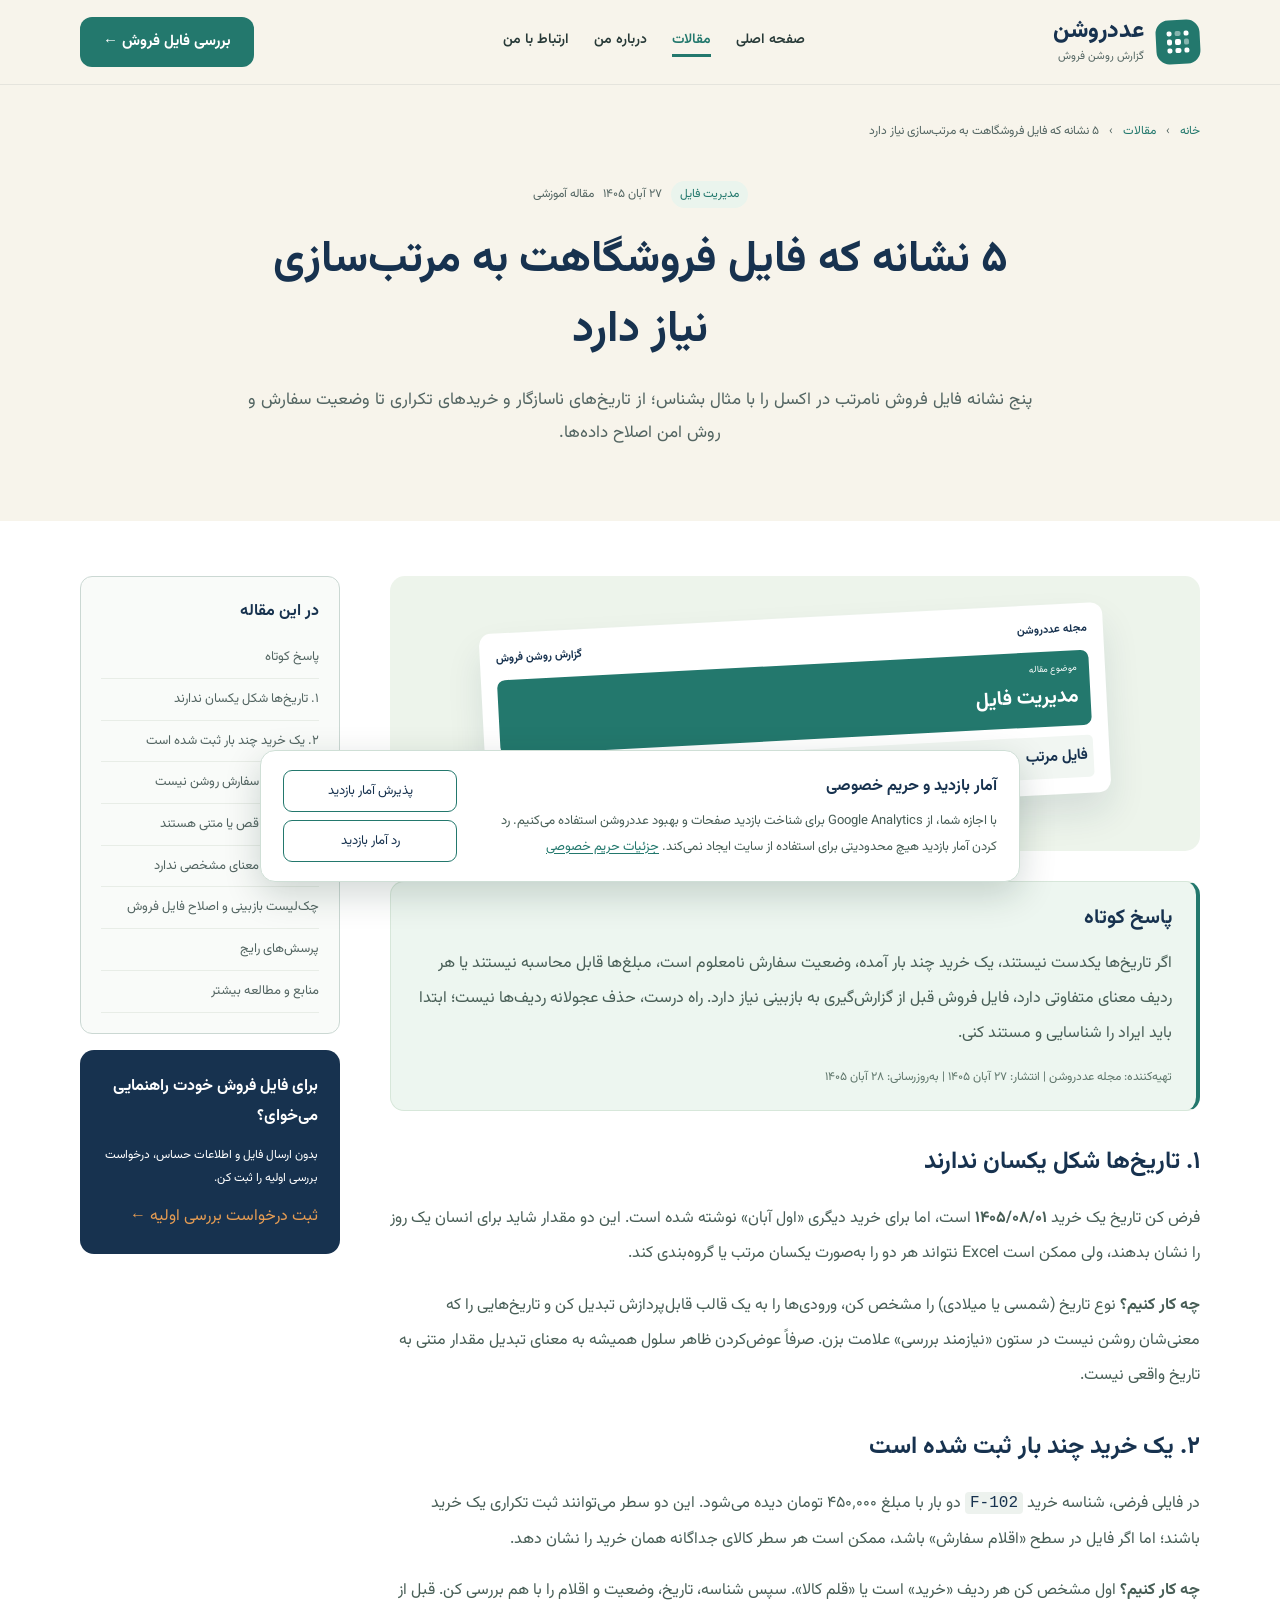
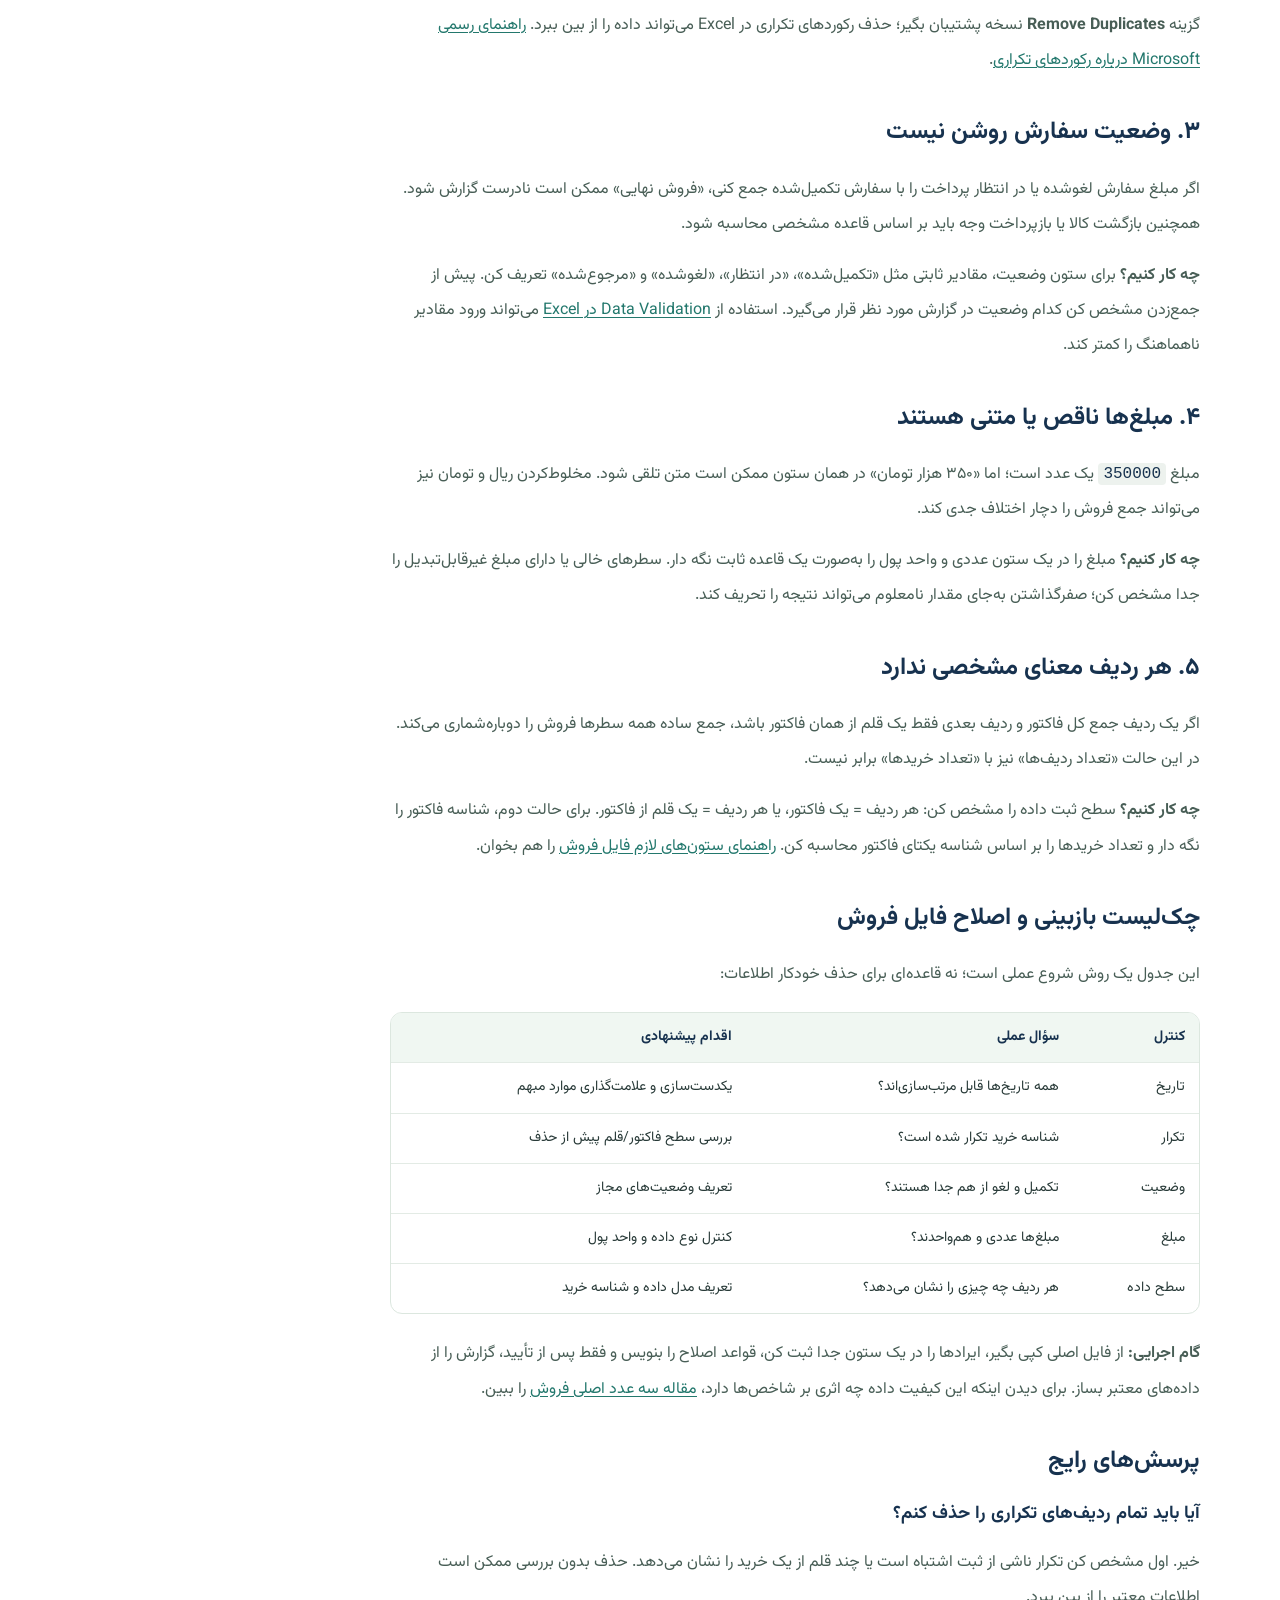
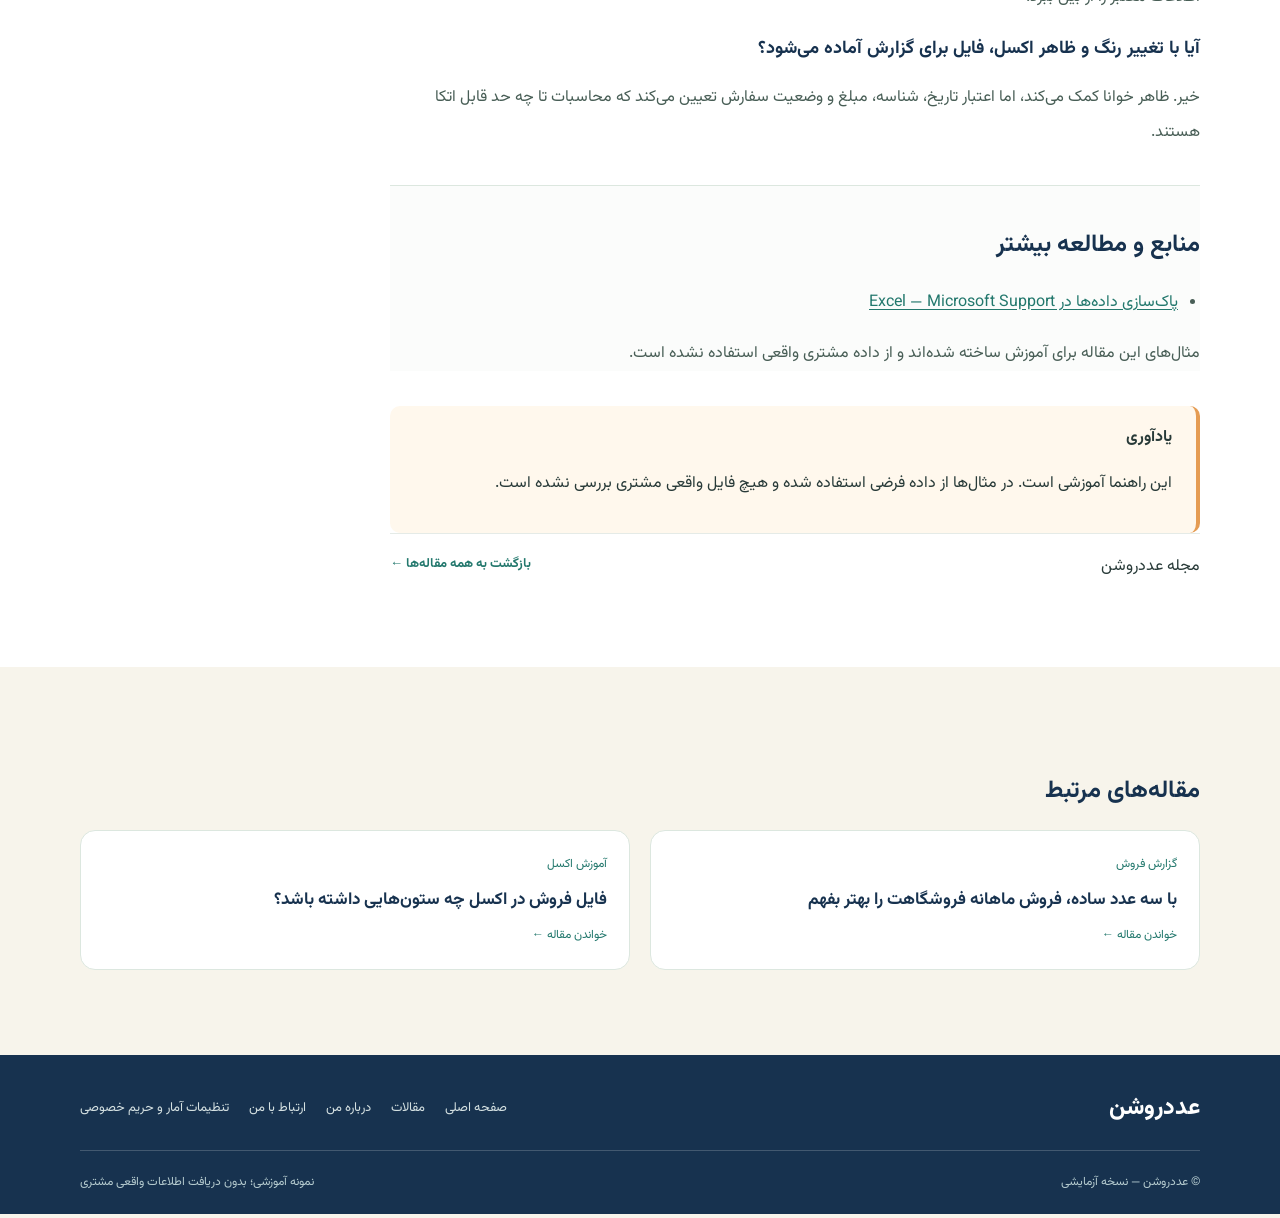
<file: articles/messy-sales-file-signs.html>
<!doctype html><html lang="fa" dir="rtl"><head><meta charset="utf-8"><meta name="viewport" content="width=device-width,initial-scale=1"><meta name="description" content="پنج نشانه فایل فروش نامرتب در اکسل را با مثال بشناس؛ از تاریخ‌های ناسازگار و خریدهای تکراری تا وضعیت سفارش و روش امن اصلاح داده‌ها."><title>۵ نشانه که فایل فروشگاهت به مرتب‌سازی نیاز دارد | عددروشن</title><link rel="stylesheet" href="../styles.css"><link rel="icon" type="image/png" sizes="128x128" href="../favicon.png">
<link rel="canonical" href="https://ahmadrastibarzoki.github.io/adadroshan-website/articles/messy-sales-file-signs.html">
<meta property="og:type" content="article">
<meta property="og:site_name" content="عددروشن">
<meta property="og:locale" content="fa_IR">
<meta property="og:title" content="۵ نشانه که فایل فروشگاهت به مرتب‌سازی نیاز دارد | عددروشن">
<meta property="og:description" content="پنج نشانه فایل فروش نامرتب در اکسل را با مثال بشناس؛ از تاریخ‌های ناسازگار و خریدهای تکراری تا وضعیت سفارش و روش امن اصلاح داده‌ها.">
<meta property="og:url" content="https://ahmadrastibarzoki.github.io/adadroshan-website/articles/messy-sales-file-signs.html">
<meta property="og:image" content="https://ahmadrastibarzoki.github.io/adadroshan-website/favicon.png">
<meta property="og:image:alt" content="نماد عددروشن">
<meta name="twitter:card" content="summary">
<meta name="twitter:title" content="۵ نشانه که فایل فروشگاهت به مرتب‌سازی نیاز دارد | عددروشن">
<meta name="twitter:description" content="پنج نشانه فایل فروش نامرتب در اکسل را با مثال بشناس؛ از تاریخ‌های ناسازگار و خریدهای تکراری تا وضعیت سفارش و روش امن اصلاح داده‌ها.">
<meta name="twitter:image" content="https://ahmadrastibarzoki.github.io/adadroshan-website/favicon.png">
<meta property="article:published_time" content="2026-11-18">
<meta property="article:modified_time" content="2026-11-19">
<script type="application/ld+json">
{
  "@context": "https://schema.org",
  "@graph": [
    {
      "@type": "WebPage",
      "@id": "https://ahmadrastibarzoki.github.io/adadroshan-website/articles/messy-sales-file-signs.html#webpage",
      "url": "https://ahmadrastibarzoki.github.io/adadroshan-website/articles/messy-sales-file-signs.html",
      "name": "۵ نشانه که فایل فروشگاهت به مرتب‌سازی نیاز دارد | عددروشن",
      "description": "پنج نشانه فایل فروش نامرتب در اکسل را با مثال بشناس؛ از تاریخ‌های ناسازگار و خریدهای تکراری تا وضعیت سفارش و روش امن اصلاح داده‌ها.",
      "inLanguage": "fa-IR",
      "isPartOf": {
        "@id": "https://ahmadrastibarzoki.github.io/adadroshan-website/#website"
      },
      "breadcrumb": {
        "@id": "https://ahmadrastibarzoki.github.io/adadroshan-website/articles/messy-sales-file-signs.html#breadcrumb"
      },
      "mainEntity": {
        "@id": "https://ahmadrastibarzoki.github.io/adadroshan-website/articles/messy-sales-file-signs.html#article"
      }
    },
    {
      "@type": "BlogPosting",
      "@id": "https://ahmadrastibarzoki.github.io/adadroshan-website/articles/messy-sales-file-signs.html#article",
      "url": "https://ahmadrastibarzoki.github.io/adadroshan-website/articles/messy-sales-file-signs.html",
      "headline": "۵ نشانه که فایل فروشگاهت به مرتب‌سازی نیاز دارد",
      "description": "پنج نشانه فایل فروش نامرتب در اکسل را با مثال بشناس؛ از تاریخ‌های ناسازگار و خریدهای تکراری تا وضعیت سفارش و روش امن اصلاح داده‌ها.",
      "datePublished": "2026-11-18",
      "inLanguage": "fa-IR",
      "mainEntityOfPage": {
        "@id": "https://ahmadrastibarzoki.github.io/adadroshan-website/articles/messy-sales-file-signs.html#webpage"
      },
      "author": {
        "@type": "Organization",
        "name": "مجله عددروشن",
        "url": "https://ahmadrastibarzoki.github.io/adadroshan-website/blog.html"
      },
      "publisher": {
        "@id": "https://ahmadrastibarzoki.github.io/adadroshan-website/#organization"
      },
      "isPartOf": {
        "@id": "https://ahmadrastibarzoki.github.io/adadroshan-website/#website"
      },
      "dateModified": "2026-11-19"
    },
    {
      "@type": "BreadcrumbList",
      "@id": "https://ahmadrastibarzoki.github.io/adadroshan-website/articles/messy-sales-file-signs.html#breadcrumb",
      "itemListElement": [
        {
          "@type": "ListItem",
          "position": 1,
          "name": "صفحه اصلی",
          "item": "https://ahmadrastibarzoki.github.io/adadroshan-website/"
        },
        {
          "@type": "ListItem",
          "position": 2,
          "name": "مقالات",
          "item": "https://ahmadrastibarzoki.github.io/adadroshan-website/blog.html"
        },
        {
          "@type": "ListItem",
          "position": 3,
          "name": "۵ نشانه که فایل فروشگاهت به مرتب‌سازی نیاز دارد",
          "item": "https://ahmadrastibarzoki.github.io/adadroshan-website/articles/messy-sales-file-signs.html"
        }
      ]
    }
  ]
}
</script>
</head><body><a class="skip" href="#main">رفتن به محتوا</a><header class="nav-shell"><nav class="nav container" aria-label="ناوبری اصلی"><a class="logo" href="../index.html"><span class="logo-symbol" aria-hidden="true"><i></i><i></i><i></i><i></i><i></i><i></i><i></i><i></i><i></i></span><span><span class="logo-name">عددروشن</span><span class="logo-sub">گزارش روشن فروش</span></span></a><div class="nav-links"><a href="../index.html">صفحه اصلی</a><a class="active" href="../blog.html">مقالات</a><a href="../about.html">درباره من</a><a href="../contact.html">ارتباط با من</a></div><a class="btn btn-primary" href="../contact.html#request">بررسی فایل فروش ←</a><button class="menu-btn" id="menuToggle" aria-controls="mobileMenu" aria-expanded="false">منو ☰</button></nav><div class="mobile-menu" id="mobileMenu"><a href="../index.html">صفحه اصلی</a><a href="../blog.html">مقالات</a><a href="../about.html">درباره من</a><a href="../contact.html">ارتباط با من</a></div></header><main id="main"><section class="article-title-wrap"><div class="container"><div class="breadcrumbs"><a href="../index.html">خانه</a><span>›</span><a href="../blog.html">مقالات</a><span>›</span><span aria-current="page">۵ نشانه که فایل فروشگاهت به مرتب‌سازی نیاز دارد</span></div><div class="article-heading"><div class="article-meta"><span class="post-category">مدیریت فایل</span><span>۲۷ آبان ۱۴۰۵</span><span>مقاله آموزشی</span></div><h1>۵ نشانه که فایل فروشگاهت به مرتب‌سازی نیاز دارد</h1><p>پنج نشانه فایل فروش نامرتب در اکسل را با مثال بشناس؛ از تاریخ‌های ناسازگار و خریدهای تکراری تا وضعیت سفارش و روش امن اصلاح داده‌ها.</p></div></div></section><section class="article-page-body"><div class="container article-grid"><article class="article-content"><div class="article-lead-art"><div class="editorial-visual visual-grid"><div class="mini-paper"><div class="mini-paper-heading"><span>مجله عددروشن</span><span>گزارش روشن فروش</span></div><div class="mini-paper-stat"><small>موضوع مقاله</small><b>مدیریت فایل</b></div><div class="mini-paper-bottom"><div><b>فایل مرتب</b></div><div><b>گزارش روشن</b></div></div></div></div></div><section class="article-summary article-section" id="quick-answer"><h2>پاسخ کوتاه</h2><p>اگر تاریخ‌ها یکدست نیستند، یک خرید چند بار آمده، وضعیت سفارش نامعلوم است، مبلغ‌ها قابل محاسبه نیستند یا هر ردیف معنای متفاوتی دارد، فایل فروش قبل از گزارش‌گیری به بازبینی نیاز دارد. راه درست، حذف عجولانه ردیف‌ها نیست؛ ابتدا باید ایراد را شناسایی و مستند کنی.</p><p class="article-editorial-note">تهیه‌کننده: مجله عددروشن | انتشار: ۲۷ آبان ۱۴۰۵ | به‌روزرسانی: ۲۸ آبان ۱۴۰۵</p></section><section class="article-section" id="sec1"><h2>۱. تاریخ‌ها شکل یکسان ندارند</h2><p>فرض کن تاریخ یک خرید <b>۱۴۰۵/۰۸/۰۱</b> است، اما برای خرید دیگری «اول آبان» نوشته شده است. این دو مقدار شاید برای انسان یک روز را نشان بدهند، ولی ممکن است Excel نتواند هر دو را به‌صورت یکسان مرتب یا گروه‌بندی کند.</p><p><strong>چه کار کنیم؟</strong> نوع تاریخ (شمسی یا میلادی) را مشخص کن، ورودی‌ها را به یک قالب قابل‌پردازش تبدیل کن و تاریخ‌هایی را که معنی‌شان روشن نیست در ستون «نیازمند بررسی» علامت بزن. صرفاً عوض‌کردن ظاهر سلول همیشه به معنای تبدیل مقدار متنی به تاریخ واقعی نیست.</p></section><section class="article-section" id="sec2"><h2>۲. یک خرید چند بار ثبت شده است</h2><p>در فایلی فرضی، شناسه خرید <code>F-102</code> دو بار با مبلغ ۴۵۰٬۰۰۰ تومان دیده می‌شود. این دو سطر می‌توانند ثبت تکراری یک خرید باشند؛ اما اگر فایل در سطح «اقلام سفارش» باشد، ممکن است هر سطر کالای جداگانه همان خرید را نشان دهد.</p><p><strong>چه کار کنیم؟</strong> اول مشخص کن هر ردیف «خرید» است یا «قلم کالا». سپس شناسه، تاریخ، وضعیت و اقلام را با هم بررسی کن. قبل از گزینه <b>Remove Duplicates</b> نسخه پشتیبان بگیر؛ حذف رکوردهای تکراری در Excel می‌تواند داده را از بین ببرد. <a href="https://support.microsoft.com/en-us/excel/filter-for-unique-values-or-remove-duplicate-values" rel="noopener noreferrer">راهنمای رسمی Microsoft درباره رکوردهای تکراری</a>.</p></section><section class="article-section" id="sec3"><h2>۳. وضعیت سفارش روشن نیست</h2><p>اگر مبلغ سفارش لغوشده یا در انتظار پرداخت را با سفارش تکمیل‌شده جمع کنی، «فروش نهایی» ممکن است نادرست گزارش شود. همچنین بازگشت کالا یا بازپرداخت وجه باید بر اساس قاعده مشخصی محاسبه شود.</p><p><strong>چه کار کنیم؟</strong> برای ستون وضعیت، مقادیر ثابتی مثل «تکمیل‌شده»، «در انتظار»، «لغوشده» و «مرجوع‌شده» تعریف کن. پیش از جمع‌زدن مشخص کن کدام وضعیت در گزارش مورد نظر قرار می‌گیرد. استفاده از <a href="https://support.microsoft.com/en-us/excel/get-started/apply-data-validation-to-cells" rel="noopener noreferrer">Data Validation در Excel</a> می‌تواند ورود مقادیر ناهماهنگ را کمتر کند.</p></section><section class="article-section" id="sec4"><h2>۴. مبلغ‌ها ناقص یا متنی هستند</h2><p>مبلغ <code>350000</code> یک عدد است؛ اما «۳۵۰ هزار تومان» در همان ستون ممکن است متن تلقی شود. مخلوط‌کردن ریال و تومان نیز می‌تواند جمع فروش را دچار اختلاف جدی کند.</p><p><strong>چه کار کنیم؟</strong> مبلغ را در یک ستون عددی و واحد پول را به‌صورت یک قاعده ثابت نگه دار. سطرهای خالی یا دارای مبلغ غیرقابل‌تبدیل را جدا مشخص کن؛ صفرگذاشتن به‌جای مقدار نامعلوم می‌تواند نتیجه را تحریف کند.</p></section><section class="article-section" id="sec5"><h2>۵. هر ردیف معنای مشخصی ندارد</h2><p>اگر یک ردیف جمع کل فاکتور و ردیف بعدی فقط یک قلم از همان فاکتور باشد، جمع ساده همه سطرها فروش را دوباره‌شماری می‌کند. در این حالت «تعداد ردیف‌ها» نیز با «تعداد خریدها» برابر نیست.</p><p><strong>چه کار کنیم؟</strong> سطح ثبت داده را مشخص کن: هر ردیف = یک فاکتور، یا هر ردیف = یک قلم از فاکتور. برای حالت دوم، شناسه فاکتور را نگه دار و تعداد خریدها را بر اساس شناسه یکتای فاکتور محاسبه کن. <a href="sales-excel-columns.html">راهنمای ستون‌های لازم فایل فروش</a> را هم بخوان.</p></section><section class="article-section" id="sec6"><h2>چک‌لیست بازبینی و اصلاح فایل فروش</h2><p>این جدول یک روش شروع عملی است؛ نه قاعده‌ای برای حذف خودکار اطلاعات:</p>
 <div class="article-table-wrap" role="region" aria-label="چک‌لیست کنترل فایل فروش" tabindex="0"><table class="article-data-table"><thead><tr><th>کنترل</th><th>سؤال عملی</th><th>اقدام پیشنهادی</th></tr></thead><tbody>
 <tr><td>تاریخ</td><td>همه تاریخ‌ها قابل مرتب‌سازی‌اند؟</td><td>یکدست‌سازی و علامت‌گذاری موارد مبهم</td></tr>
 <tr><td>تکرار</td><td>شناسه خرید تکرار شده است؟</td><td>بررسی سطح فاکتور/قلم پیش از حذف</td></tr>
 <tr><td>وضعیت</td><td>تکمیل و لغو از هم جدا هستند؟</td><td>تعریف وضعیت‌های مجاز</td></tr>
 <tr><td>مبلغ</td><td>مبلغ‌ها عددی و هم‌واحدند؟</td><td>کنترل نوع داده و واحد پول</td></tr>
 <tr><td>سطح داده</td><td>هر ردیف چه چیزی را نشان می‌دهد؟</td><td>تعریف مدل داده و شناسه خرید</td></tr></tbody></table></div>
 <p><strong>گام اجرایی:</strong> از فایل اصلی کپی بگیر، ایرادها را در یک ستون جدا ثبت کن، قواعد اصلاح را بنویس و فقط پس از تأیید، گزارش را از داده‌های معتبر بساز. برای دیدن اینکه این کیفیت داده چه اثری بر شاخص‌ها دارد، <a href="three-sales-numbers.html">مقاله سه عدد اصلی فروش</a> را ببین.</p></section><section class="article-section" id="sec7"><h2>پرسش‌های رایج</h2><h3>آیا باید تمام ردیف‌های تکراری را حذف کنم؟</h3><p>خیر. اول مشخص کن تکرار ناشی از ثبت اشتباه است یا چند قلم از یک خرید را نشان می‌دهد. حذف بدون بررسی ممکن است اطلاعات معتبر را از بین ببرد.</p><h3>آیا با تغییر رنگ و ظاهر اکسل، فایل برای گزارش آماده می‌شود؟</h3><p>خیر. ظاهر خوانا کمک می‌کند، اما اعتبار تاریخ، شناسه، مبلغ و وضعیت سفارش تعیین می‌کند که محاسبات تا چه حد قابل اتکا هستند.</p></section><section class="article-section article-resources" id="references"><h2>منابع و مطالعه بیشتر</h2><ul><li><a href="https://support.microsoft.com/en-us/excel/top-ten-ways-to-clean-your-data" rel="noopener noreferrer">پاک‌سازی داده‌ها در Excel — Microsoft Support</a></li></ul><p>مثال‌های این مقاله برای آموزش ساخته شده‌اند و از داده مشتری واقعی استفاده نشده است.</p></section><div class="article-tip"><strong>یادآوری</strong><p>این راهنما آموزشی است. در مثال‌ها از داده فرضی استفاده شده و هیچ فایل واقعی مشتری بررسی نشده است.</p></div><div class="article-end"><span>مجله عددروشن</span><a class="read-link" href="../blog.html">بازگشت به همه مقاله‌ها ←</a></div></article><aside class="article-aside"><nav class="toc-card" aria-label="فهرست بخش‌های مقاله"><strong>در این مقاله</strong><a href="#quick-answer">پاسخ کوتاه</a><a href="#sec1">۱. تاریخ‌ها شکل یکسان ندارند</a><a href="#sec2">۲. یک خرید چند بار ثبت شده است</a><a href="#sec3">۳. وضعیت سفارش روشن نیست</a><a href="#sec4">۴. مبلغ‌ها ناقص یا متنی هستند</a><a href="#sec5">۵. هر ردیف معنای مشخصی ندارد</a><a href="#sec6">چک‌لیست بازبینی و اصلاح فایل فروش</a><a href="#sec7">پرسش‌های رایج</a><a href="#references">منابع و مطالعه بیشتر</a></nav><div class="aside-cta"><strong>برای فایل فروش خودت راهنمایی می‌خوای؟</strong><p>بدون ارسال فایل و اطلاعات حساس، درخواست بررسی اولیه را ثبت کن.</p><a href="../contact.html#request">ثبت درخواست بررسی اولیه ←</a></div></aside></div></section><section class="section article-related-section"><div class="container"><h2>مقاله‌های مرتبط</h2><div class="related-grid"><a class="related-link" href="three-sales-numbers.html"><span>گزارش فروش</span><strong>با سه عدد ساده، فروش ماهانه فروشگاهت را بهتر بفهم</strong><small>خواندن مقاله ←</small></a><a class="related-link" href="sales-excel-columns.html"><span>آموزش اکسل</span><strong>فایل فروش در اکسل چه ستون‌هایی داشته باشد؟</strong><small>خواندن مقاله ←</small></a></div></div></section></main><footer class="footer"><div class="container"><div class="foot-grid"><a class="logo" href="../index.html"><span class="logo-name" style="color:#fff">عددروشن</span></a><div class="foot-links"><a href="../index.html">صفحه اصلی</a><a href="../blog.html">مقالات</a><a href="../about.html">درباره من</a><a href="../contact.html">ارتباط با من</a></div></div><div class="footer-note"><span>© عددروشن — نسخه آزمایشی</span><span>نمونه آموزشی؛ بدون دریافت اطلاعات واقعی مشتری</span></div></div></footer><script src="../app.js"></script></body></html>
</file>
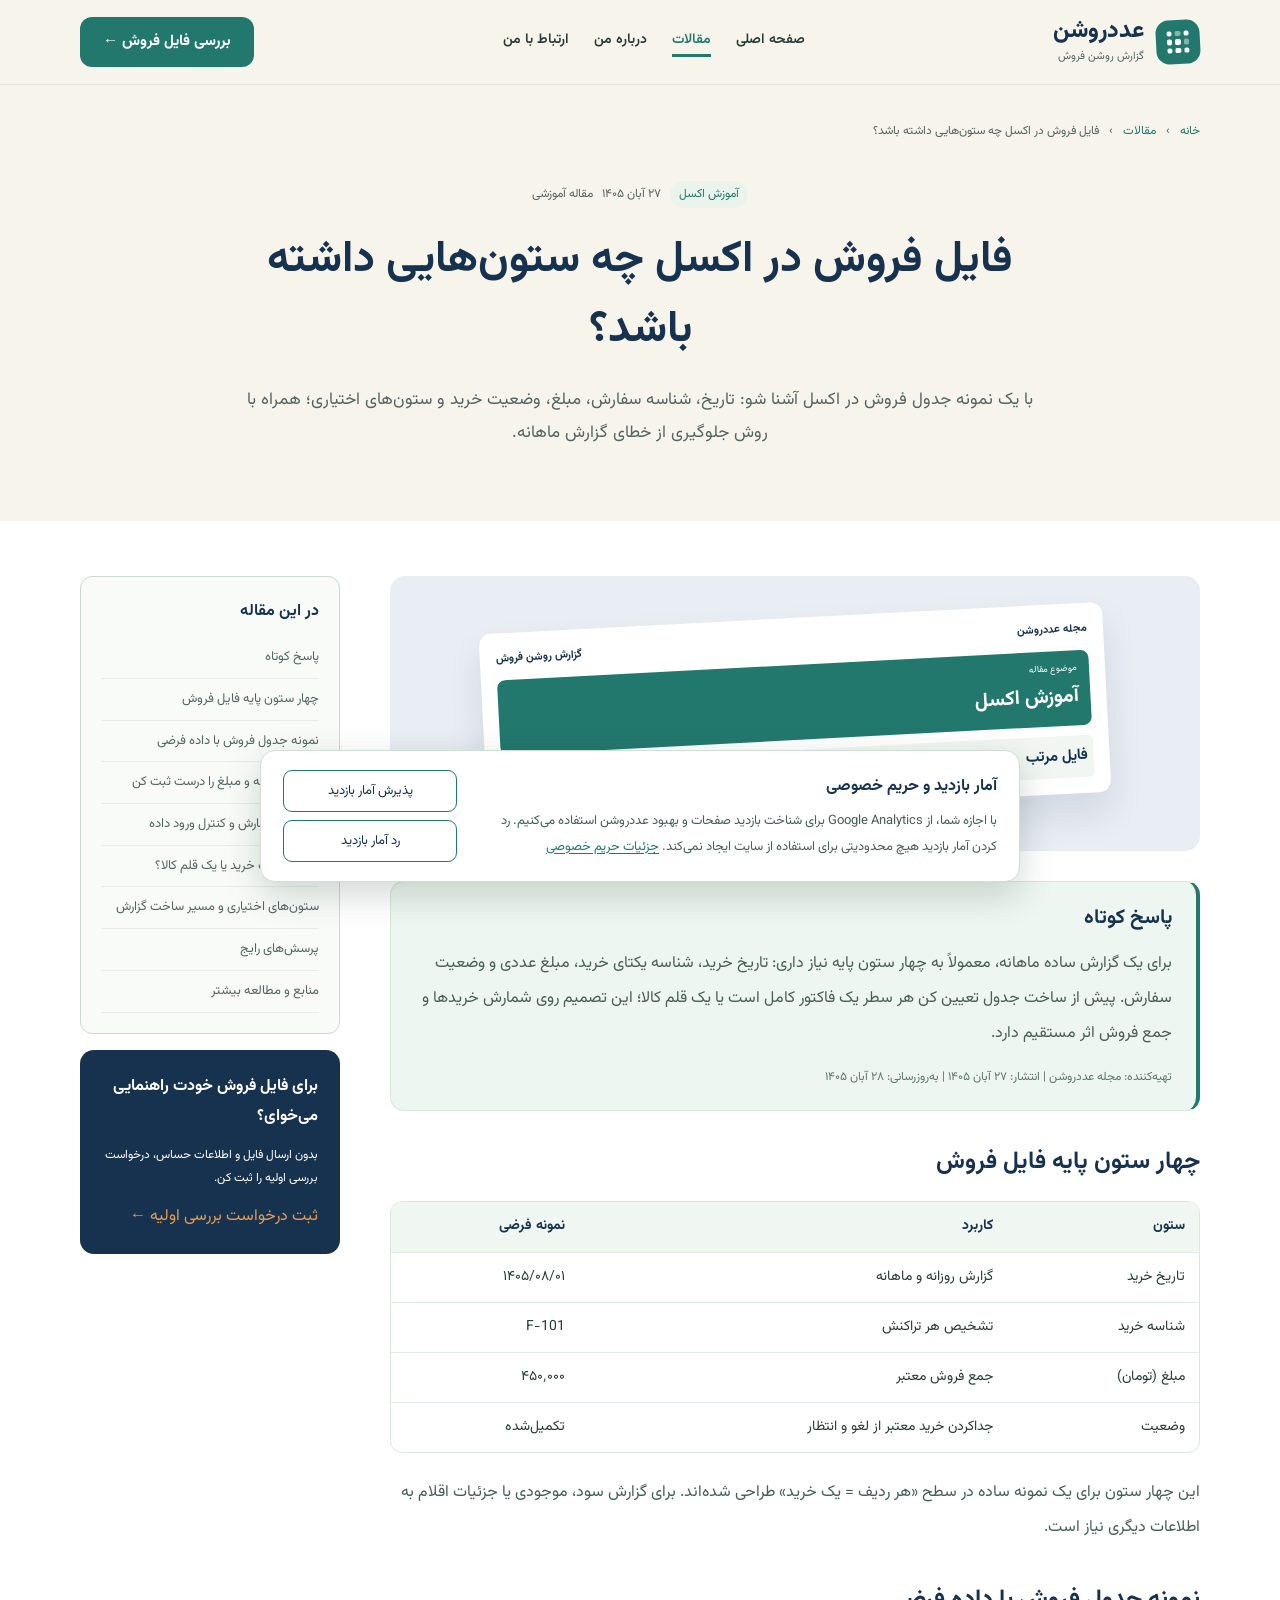
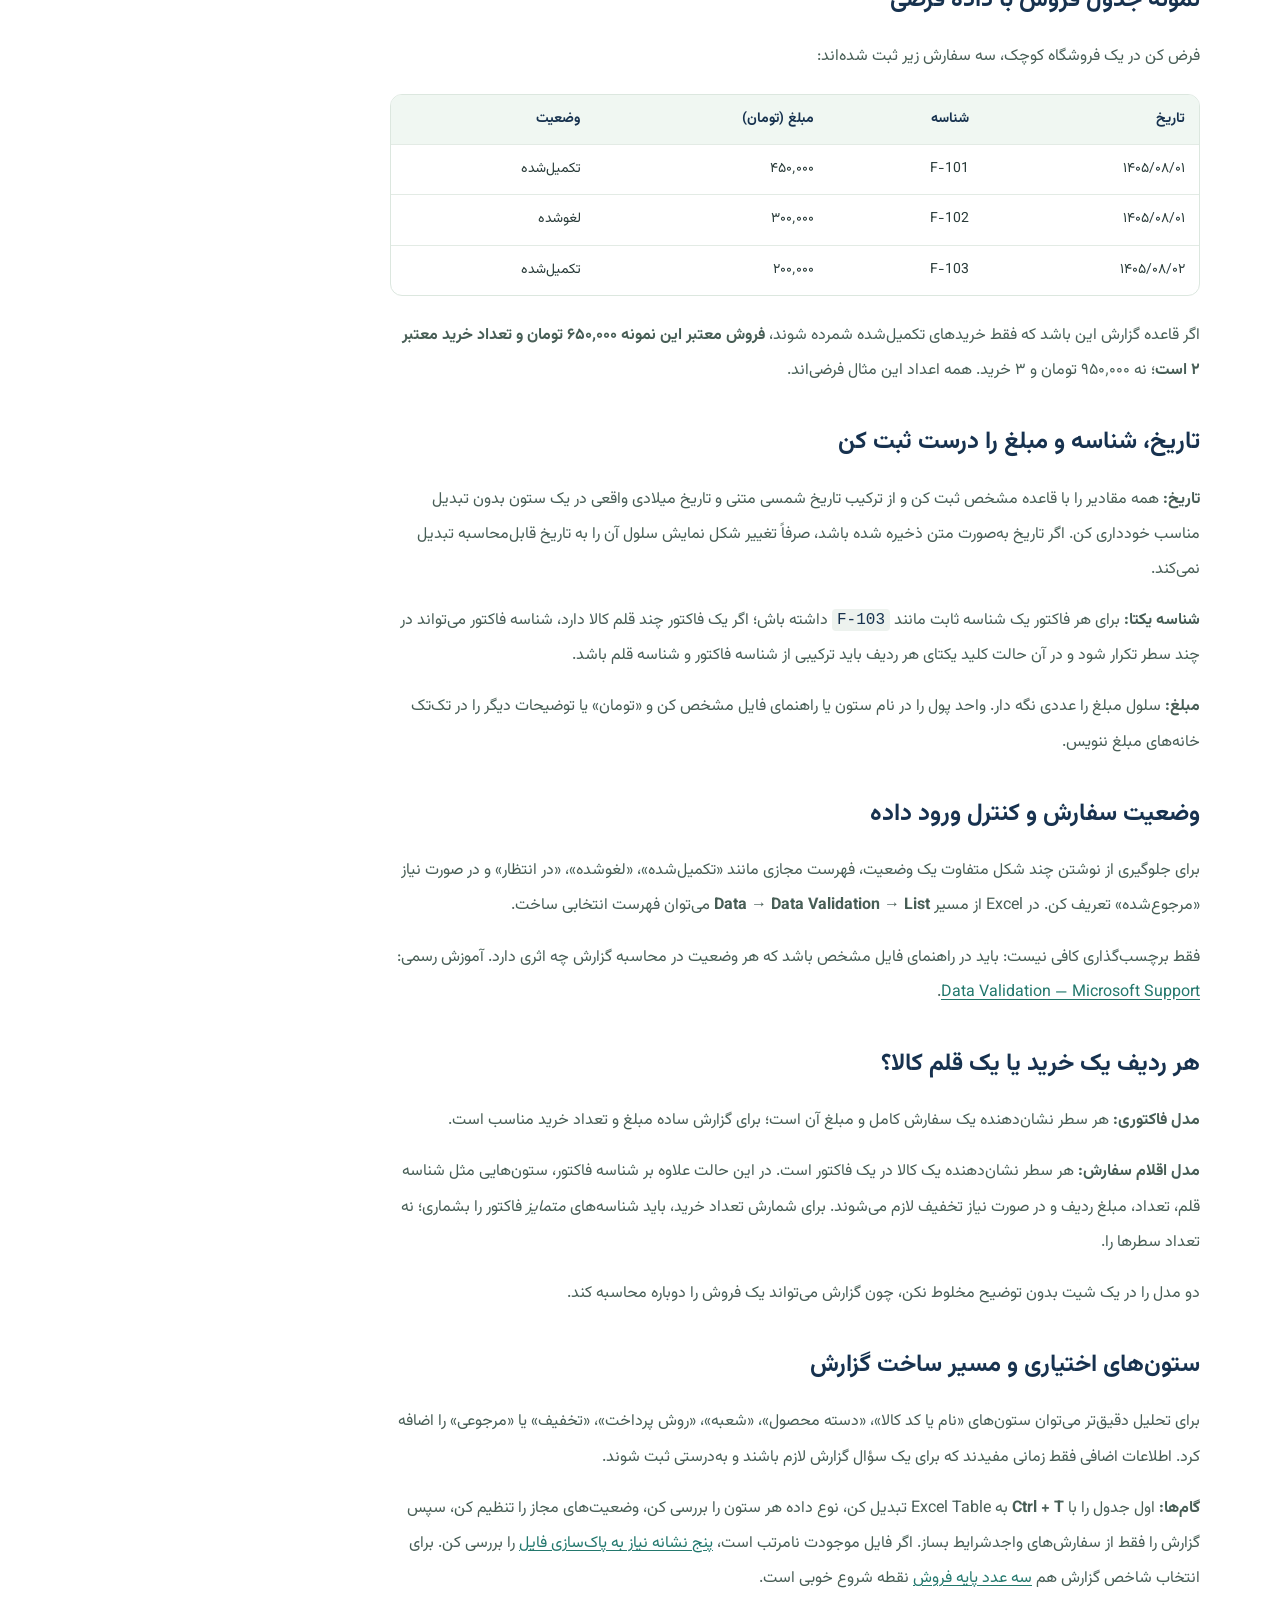
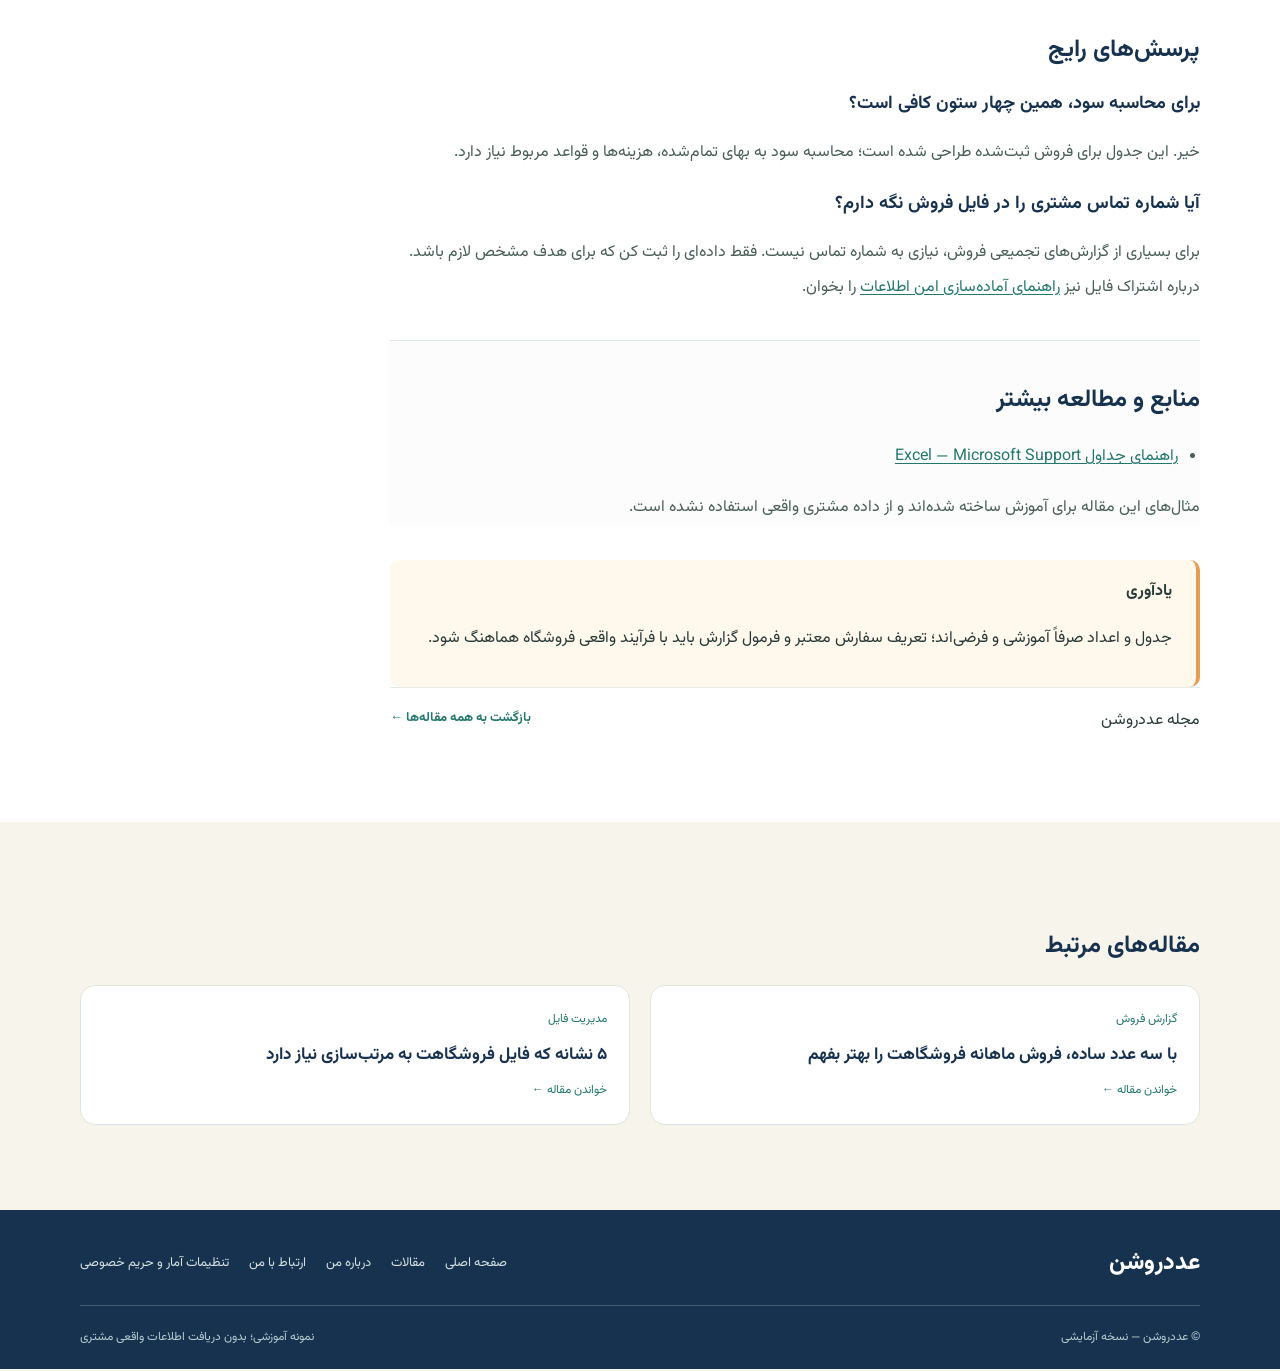
<file: articles/sales-excel-columns.html>
<!doctype html><html lang="fa" dir="rtl"><head><meta charset="utf-8"><meta name="viewport" content="width=device-width,initial-scale=1"><meta name="description" content="با یک نمونه جدول فروش در اکسل آشنا شو: تاریخ، شناسه سفارش، مبلغ، وضعیت خرید و ستون‌های اختیاری؛ همراه با روش جلوگیری از خطای گزارش ماهانه."><title>فایل فروش در اکسل چه ستون‌هایی داشته باشد؟ | عددروشن</title><link rel="stylesheet" href="../styles.css"><link rel="icon" type="image/png" sizes="128x128" href="../favicon.png">
<link rel="canonical" href="https://ahmadrastibarzoki.github.io/adadroshan-website/articles/sales-excel-columns.html">
<meta property="og:type" content="article">
<meta property="og:site_name" content="عددروشن">
<meta property="og:locale" content="fa_IR">
<meta property="og:title" content="فایل فروش در اکسل چه ستون‌هایی داشته باشد؟ | عددروشن">
<meta property="og:description" content="با یک نمونه جدول فروش در اکسل آشنا شو: تاریخ، شناسه سفارش، مبلغ، وضعیت خرید و ستون‌های اختیاری؛ همراه با روش جلوگیری از خطای گزارش ماهانه.">
<meta property="og:url" content="https://ahmadrastibarzoki.github.io/adadroshan-website/articles/sales-excel-columns.html">
<meta property="og:image" content="https://ahmadrastibarzoki.github.io/adadroshan-website/favicon.png">
<meta property="og:image:alt" content="نماد عددروشن">
<meta name="twitter:card" content="summary">
<meta name="twitter:title" content="فایل فروش در اکسل چه ستون‌هایی داشته باشد؟ | عددروشن">
<meta name="twitter:description" content="با یک نمونه جدول فروش در اکسل آشنا شو: تاریخ، شناسه سفارش، مبلغ، وضعیت خرید و ستون‌های اختیاری؛ همراه با روش جلوگیری از خطای گزارش ماهانه.">
<meta name="twitter:image" content="https://ahmadrastibarzoki.github.io/adadroshan-website/favicon.png">
<meta property="article:published_time" content="2026-11-18">
<meta property="article:modified_time" content="2026-11-19">
<script type="application/ld+json">
{
  "@context": "https://schema.org",
  "@graph": [
    {
      "@type": "WebPage",
      "@id": "https://ahmadrastibarzoki.github.io/adadroshan-website/articles/sales-excel-columns.html#webpage",
      "url": "https://ahmadrastibarzoki.github.io/adadroshan-website/articles/sales-excel-columns.html",
      "name": "فایل فروش در اکسل چه ستون‌هایی داشته باشد؟ | عددروشن",
      "description": "با یک نمونه جدول فروش در اکسل آشنا شو: تاریخ، شناسه سفارش، مبلغ، وضعیت خرید و ستون‌های اختیاری؛ همراه با روش جلوگیری از خطای گزارش ماهانه.",
      "inLanguage": "fa-IR",
      "isPartOf": {
        "@id": "https://ahmadrastibarzoki.github.io/adadroshan-website/#website"
      },
      "breadcrumb": {
        "@id": "https://ahmadrastibarzoki.github.io/adadroshan-website/articles/sales-excel-columns.html#breadcrumb"
      },
      "mainEntity": {
        "@id": "https://ahmadrastibarzoki.github.io/adadroshan-website/articles/sales-excel-columns.html#article"
      }
    },
    {
      "@type": "BlogPosting",
      "@id": "https://ahmadrastibarzoki.github.io/adadroshan-website/articles/sales-excel-columns.html#article",
      "url": "https://ahmadrastibarzoki.github.io/adadroshan-website/articles/sales-excel-columns.html",
      "headline": "فایل فروش در اکسل چه ستون‌هایی داشته باشد؟",
      "description": "با یک نمونه جدول فروش در اکسل آشنا شو: تاریخ، شناسه سفارش، مبلغ، وضعیت خرید و ستون‌های اختیاری؛ همراه با روش جلوگیری از خطای گزارش ماهانه.",
      "datePublished": "2026-11-18",
      "inLanguage": "fa-IR",
      "mainEntityOfPage": {
        "@id": "https://ahmadrastibarzoki.github.io/adadroshan-website/articles/sales-excel-columns.html#webpage"
      },
      "author": {
        "@type": "Organization",
        "name": "مجله عددروشن",
        "url": "https://ahmadrastibarzoki.github.io/adadroshan-website/blog.html"
      },
      "publisher": {
        "@id": "https://ahmadrastibarzoki.github.io/adadroshan-website/#organization"
      },
      "isPartOf": {
        "@id": "https://ahmadrastibarzoki.github.io/adadroshan-website/#website"
      },
      "dateModified": "2026-11-19"
    },
    {
      "@type": "BreadcrumbList",
      "@id": "https://ahmadrastibarzoki.github.io/adadroshan-website/articles/sales-excel-columns.html#breadcrumb",
      "itemListElement": [
        {
          "@type": "ListItem",
          "position": 1,
          "name": "صفحه اصلی",
          "item": "https://ahmadrastibarzoki.github.io/adadroshan-website/"
        },
        {
          "@type": "ListItem",
          "position": 2,
          "name": "مقالات",
          "item": "https://ahmadrastibarzoki.github.io/adadroshan-website/blog.html"
        },
        {
          "@type": "ListItem",
          "position": 3,
          "name": "فایل فروش در اکسل چه ستون‌هایی داشته باشد؟",
          "item": "https://ahmadrastibarzoki.github.io/adadroshan-website/articles/sales-excel-columns.html"
        }
      ]
    }
  ]
}
</script>
</head><body><a class="skip" href="#main">رفتن به محتوا</a><header class="nav-shell"><nav class="nav container" aria-label="ناوبری اصلی"><a class="logo" href="../index.html"><span class="logo-symbol" aria-hidden="true"><i></i><i></i><i></i><i></i><i></i><i></i><i></i><i></i><i></i></span><span><span class="logo-name">عددروشن</span><span class="logo-sub">گزارش روشن فروش</span></span></a><div class="nav-links"><a href="../index.html">صفحه اصلی</a><a class="active" href="../blog.html">مقالات</a><a href="../about.html">درباره من</a><a href="../contact.html">ارتباط با من</a></div><a class="btn btn-primary" href="../contact.html#request">بررسی فایل فروش ←</a><button class="menu-btn" id="menuToggle" aria-controls="mobileMenu" aria-expanded="false">منو ☰</button></nav><div class="mobile-menu" id="mobileMenu"><a href="../index.html">صفحه اصلی</a><a href="../blog.html">مقالات</a><a href="../about.html">درباره من</a><a href="../contact.html">ارتباط با من</a></div></header><main id="main"><section class="article-title-wrap"><div class="container"><div class="breadcrumbs"><a href="../index.html">خانه</a><span>›</span><a href="../blog.html">مقالات</a><span>›</span><span aria-current="page">فایل فروش در اکسل چه ستون‌هایی داشته باشد؟</span></div><div class="article-heading"><div class="article-meta"><span class="post-category">آموزش اکسل</span><span>۲۷ آبان ۱۴۰۵</span><span>مقاله آموزشی</span></div><h1>فایل فروش در اکسل چه ستون‌هایی داشته باشد؟</h1><p>با یک نمونه جدول فروش در اکسل آشنا شو: تاریخ، شناسه سفارش، مبلغ، وضعیت خرید و ستون‌های اختیاری؛ همراه با روش جلوگیری از خطای گزارش ماهانه.</p></div></div></section><section class="article-page-body"><div class="container article-grid"><article class="article-content"><div class="article-lead-art"><div class="editorial-visual visual-columns"><div class="mini-paper"><div class="mini-paper-heading"><span>مجله عددروشن</span><span>گزارش روشن فروش</span></div><div class="mini-paper-stat"><small>موضوع مقاله</small><b>آموزش اکسل</b></div><div class="mini-paper-bottom"><div><b>فایل مرتب</b></div><div><b>گزارش روشن</b></div></div></div></div></div><section class="article-summary article-section" id="quick-answer"><h2>پاسخ کوتاه</h2><p>برای یک گزارش ساده ماهانه، معمولاً به چهار ستون پایه نیاز داری: تاریخ خرید، شناسه یکتای خرید، مبلغ عددی و وضعیت سفارش. پیش از ساخت جدول تعیین کن هر سطر یک فاکتور کامل است یا یک قلم کالا؛ این تصمیم روی شمارش خریدها و جمع فروش اثر مستقیم دارد.</p><p class="article-editorial-note">تهیه‌کننده: مجله عددروشن | انتشار: ۲۷ آبان ۱۴۰۵ | به‌روزرسانی: ۲۸ آبان ۱۴۰۵</p></section><section class="article-section" id="sec1"><h2>چهار ستون پایه فایل فروش</h2><div class="article-table-wrap" role="region" aria-label="ستون‌های پایه فایل فروش" tabindex="0"><table class="article-data-table"><thead><tr><th>ستون</th><th>کاربرد</th><th>نمونه فرضی</th></tr></thead><tbody><tr><td>تاریخ خرید</td><td>گزارش روزانه و ماهانه</td><td>۱۴۰۵/۰۸/۰۱</td></tr><tr><td>شناسه خرید</td><td>تشخیص هر تراکنش</td><td>F-101</td></tr><tr><td>مبلغ (تومان)</td><td>جمع فروش معتبر</td><td>۴۵۰٬۰۰۰</td></tr><tr><td>وضعیت</td><td>جداکردن خرید معتبر از لغو و انتظار</td><td>تکمیل‌شده</td></tr></tbody></table></div><p>این چهار ستون برای یک نمونه ساده در سطح «هر ردیف = یک خرید» طراحی شده‌اند. برای گزارش سود، موجودی یا جزئیات اقلام به اطلاعات دیگری نیاز است.</p></section><section class="article-section" id="sec2"><h2>نمونه جدول فروش با داده فرضی</h2><p>فرض کن در یک فروشگاه کوچک، سه سفارش زیر ثبت شده‌اند:</p><div class="article-table-wrap" role="region" aria-label="مثال داده فرضی فروشگاه" tabindex="0"><table class="article-data-table"><thead><tr><th>تاریخ</th><th>شناسه</th><th>مبلغ (تومان)</th><th>وضعیت</th></tr></thead><tbody><tr><td>۱۴۰۵/۰۸/۰۱</td><td>F-101</td><td>۴۵۰٬۰۰۰</td><td>تکمیل‌شده</td></tr><tr><td>۱۴۰۵/۰۸/۰۱</td><td>F-102</td><td>۳۰۰٬۰۰۰</td><td>لغوشده</td></tr><tr><td>۱۴۰۵/۰۸/۰۲</td><td>F-103</td><td>۲۰۰٬۰۰۰</td><td>تکمیل‌شده</td></tr></tbody></table></div><p>اگر قاعده گزارش این باشد که فقط خریدهای تکمیل‌شده شمرده شوند، <strong>فروش معتبر این نمونه ۶۵۰٬۰۰۰ تومان و تعداد خرید معتبر ۲ است</strong>؛ نه ۹۵۰٬۰۰۰ تومان و ۳ خرید. همه اعداد این مثال فرضی‌اند.</p></section><section class="article-section" id="sec3"><h2>تاریخ، شناسه و مبلغ را درست ثبت کن</h2><p><strong>تاریخ:</strong> همه مقادیر را با قاعده مشخص ثبت کن و از ترکیب تاریخ شمسی متنی و تاریخ میلادی واقعی در یک ستون بدون تبدیل مناسب خودداری کن. اگر تاریخ به‌صورت متن ذخیره شده باشد، صرفاً تغییر شکل نمایش سلول آن را به تاریخ قابل‌محاسبه تبدیل نمی‌کند.</p><p><strong>شناسه یکتا:</strong> برای هر فاکتور یک شناسه ثابت مانند <code>F-103</code> داشته باش؛ اگر یک فاکتور چند قلم کالا دارد، شناسه فاکتور می‌تواند در چند سطر تکرار شود و در آن حالت کلید یکتای هر ردیف باید ترکیبی از شناسه فاکتور و شناسه قلم باشد.</p><p><strong>مبلغ:</strong> سلول مبلغ را عددی نگه دار. واحد پول را در نام ستون یا راهنمای فایل مشخص کن و «تومان» یا توضیحات دیگر را در تک‌تک خانه‌های مبلغ ننویس.</p></section><section class="article-section" id="sec4"><h2>وضعیت سفارش و کنترل ورود داده</h2><p>برای جلوگیری از نوشتن چند شکل متفاوت یک وضعیت، فهرست مجازی مانند «تکمیل‌شده»، «لغوشده»، «در انتظار» و در صورت نیاز «مرجوع‌شده» تعریف کن. در Excel از مسیر <b>Data → Data Validation → List</b> می‌توان فهرست انتخابی ساخت.</p><p>فقط برچسب‌گذاری کافی نیست: باید در راهنمای فایل مشخص باشد که هر وضعیت در محاسبه گزارش چه اثری دارد. آموزش رسمی: <a href="https://support.microsoft.com/en-us/excel/get-started/apply-data-validation-to-cells" rel="noopener noreferrer">Data Validation — Microsoft Support</a>.</p></section><section class="article-section" id="sec5"><h2>هر ردیف یک خرید یا یک قلم کالا؟</h2><p><strong>مدل فاکتوری:</strong> هر سطر نشان‌دهنده یک سفارش کامل و مبلغ آن است؛ برای گزارش ساده مبلغ و تعداد خرید مناسب است.</p><p><strong>مدل اقلام سفارش:</strong> هر سطر نشان‌دهنده یک کالا در یک فاکتور است. در این حالت علاوه بر شناسه فاکتور، ستون‌هایی مثل شناسه قلم، تعداد، مبلغ ردیف و در صورت نیاز تخفیف لازم می‌شوند. برای شمارش تعداد خرید، باید شناسه‌های <em>متمایز</em> فاکتور را بشماری؛ نه تعداد سطرها را.</p><p>دو مدل را در یک شیت بدون توضیح مخلوط نکن، چون گزارش می‌تواند یک فروش را دوباره محاسبه کند.</p></section><section class="article-section" id="sec6"><h2>ستون‌های اختیاری و مسیر ساخت گزارش</h2><p>برای تحلیل دقیق‌تر می‌توان ستون‌های «نام یا کد کالا»، «دسته محصول»، «شعبه»، «روش پرداخت»، «تخفیف» یا «مرجوعی» را اضافه کرد. اطلاعات اضافی فقط زمانی مفیدند که برای یک سؤال گزارش لازم باشند و به‌درستی ثبت شوند.</p><p><strong>گام‌ها:</strong> اول جدول را با <b>Ctrl + T</b> به Excel Table تبدیل کن، نوع داده هر ستون را بررسی کن، وضعیت‌های مجاز را تنظیم کن، سپس گزارش را فقط از سفارش‌های واجدشرایط بساز. اگر فایل موجودت نامرتب است، <a href="messy-sales-file-signs.html">پنج نشانه نیاز به پاک‌سازی فایل</a> را بررسی کن. برای انتخاب شاخص گزارش هم <a href="three-sales-numbers.html">سه عدد پایه فروش</a> نقطه شروع خوبی است.</p></section><section class="article-section" id="sec7"><h2>پرسش‌های رایج</h2><h3>برای محاسبه سود، همین چهار ستون کافی است؟</h3><p>خیر. این جدول برای فروش ثبت‌شده طراحی شده است؛ محاسبه سود به بهای تمام‌شده، هزینه‌ها و قواعد مربوط نیاز دارد.</p><h3>آیا شماره تماس مشتری را در فایل فروش نگه دارم؟</h3><p>برای بسیاری از گزارش‌های تجمیعی فروش، نیازی به شماره تماس نیست. فقط داده‌ای را ثبت کن که برای هدف مشخص لازم باشد. درباره اشتراک فایل نیز <a href="share-sales-file-safely.html">راهنمای آماده‌سازی امن اطلاعات</a> را بخوان.</p></section><section class="article-section article-resources" id="references"><h2>منابع و مطالعه بیشتر</h2><ul><li><a href="https://support.microsoft.com/en-us/excel/get-started/create-and-format-tables" rel="noopener noreferrer">راهنمای جداول Excel — Microsoft Support</a></li></ul><p>مثال‌های این مقاله برای آموزش ساخته شده‌اند و از داده مشتری واقعی استفاده نشده است.</p></section><div class="article-tip"><strong>یادآوری</strong><p>جدول و اعداد صرفاً آموزشی و فرضی‌اند؛ تعریف سفارش معتبر و فرمول گزارش باید با فرآیند واقعی فروشگاه هماهنگ شود.</p></div><div class="article-end"><span>مجله عددروشن</span><a class="read-link" href="../blog.html">بازگشت به همه مقاله‌ها ←</a></div></article><aside class="article-aside"><nav class="toc-card" aria-label="فهرست بخش‌های مقاله"><strong>در این مقاله</strong><a href="#quick-answer">پاسخ کوتاه</a><a href="#sec1">چهار ستون پایه فایل فروش</a><a href="#sec2">نمونه جدول فروش با داده فرضی</a><a href="#sec3">تاریخ، شناسه و مبلغ را درست ثبت کن</a><a href="#sec4">وضعیت سفارش و کنترل ورود داده</a><a href="#sec5">هر ردیف یک خرید یا یک قلم کالا؟</a><a href="#sec6">ستون‌های اختیاری و مسیر ساخت گزارش</a><a href="#sec7">پرسش‌های رایج</a><a href="#references">منابع و مطالعه بیشتر</a></nav><div class="aside-cta"><strong>برای فایل فروش خودت راهنمایی می‌خوای؟</strong><p>بدون ارسال فایل و اطلاعات حساس، درخواست بررسی اولیه را ثبت کن.</p><a href="../contact.html#request">ثبت درخواست بررسی اولیه ←</a></div></aside></div></section><section class="section article-related-section"><div class="container"><h2>مقاله‌های مرتبط</h2><div class="related-grid"><a class="related-link" href="three-sales-numbers.html"><span>گزارش فروش</span><strong>با سه عدد ساده، فروش ماهانه فروشگاهت را بهتر بفهم</strong><small>خواندن مقاله ←</small></a><a class="related-link" href="messy-sales-file-signs.html"><span>مدیریت فایل</span><strong>۵ نشانه که فایل فروشگاهت به مرتب‌سازی نیاز دارد</strong><small>خواندن مقاله ←</small></a></div></div></section></main><footer class="footer"><div class="container"><div class="foot-grid"><a class="logo" href="../index.html"><span class="logo-name" style="color:#fff">عددروشن</span></a><div class="foot-links"><a href="../index.html">صفحه اصلی</a><a href="../blog.html">مقالات</a><a href="../about.html">درباره من</a><a href="../contact.html">ارتباط با من</a></div></div><div class="footer-note"><span>© عددروشن — نسخه آزمایشی</span><span>نمونه آموزشی؛ بدون دریافت اطلاعات واقعی مشتری</span></div></div></footer><script src="../app.js"></script></body></html>
</file>
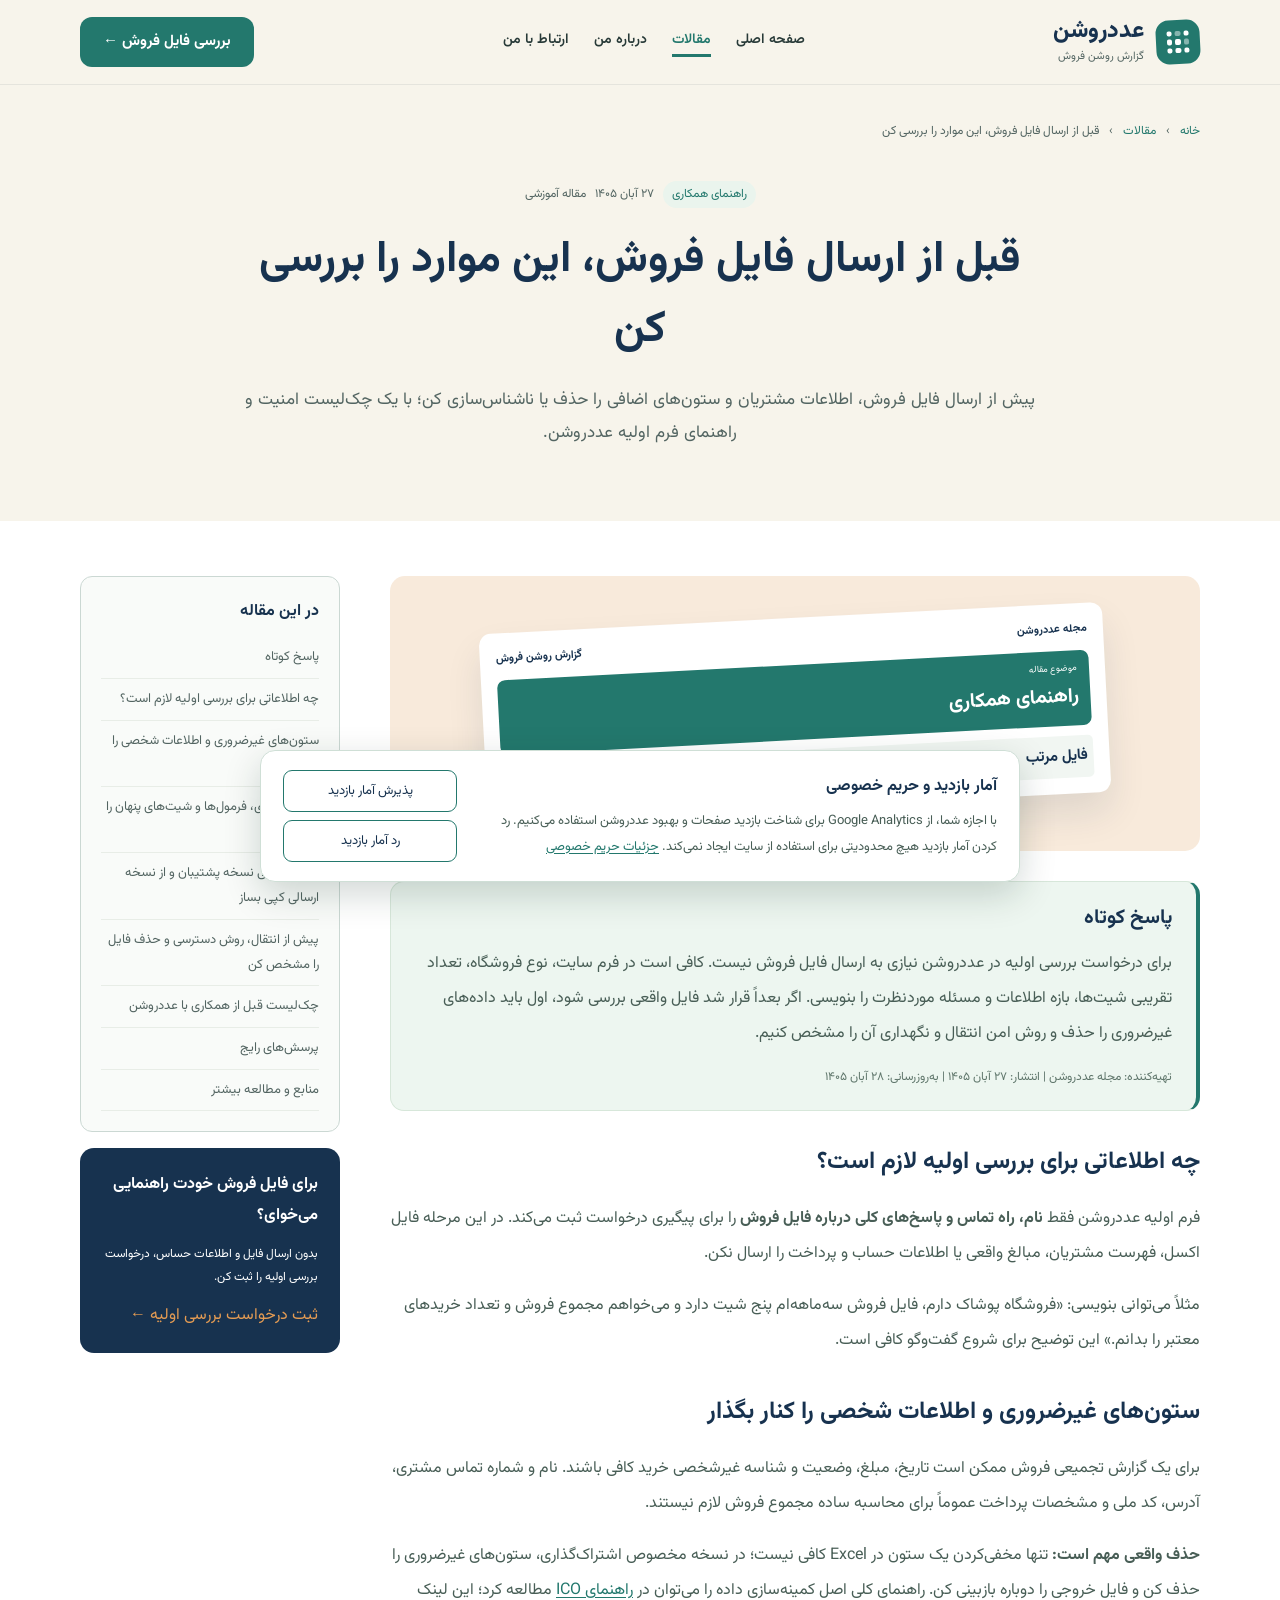
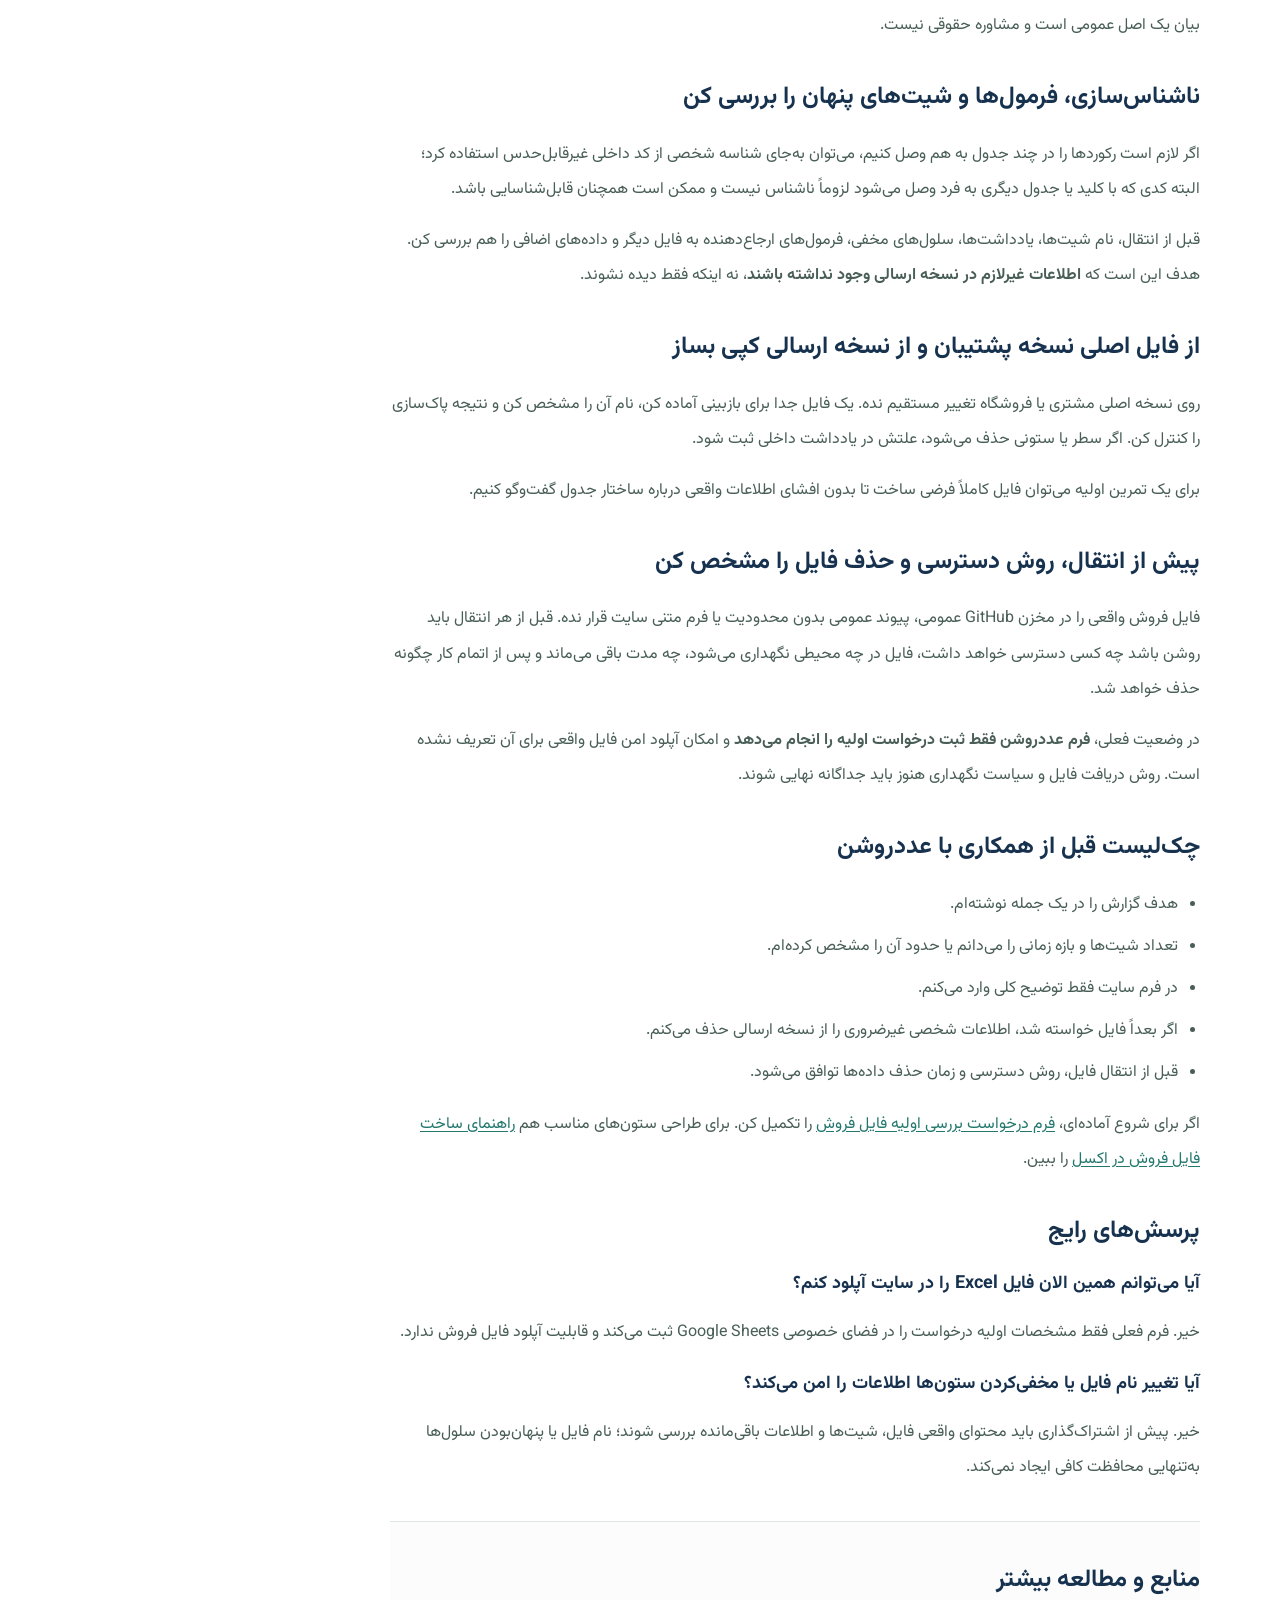
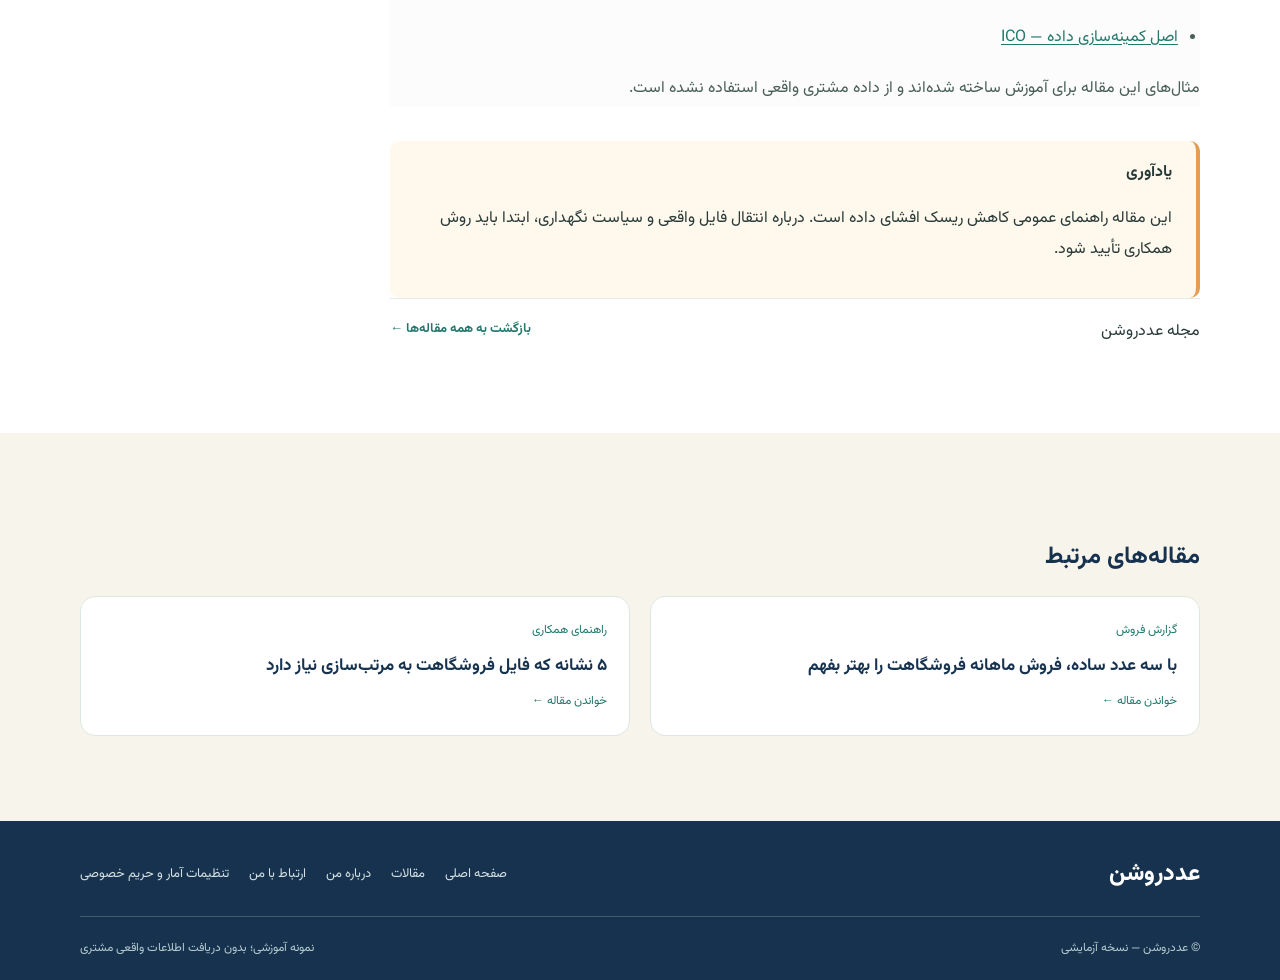
<file: articles/share-sales-file-safely.html>
<!doctype html><html lang="fa" dir="rtl"><head><meta charset="utf-8"><meta name="viewport" content="width=device-width,initial-scale=1"><meta name="description" content="پیش از ارسال فایل فروش، اطلاعات مشتریان و ستون‌های اضافی را حذف یا ناشناس‌سازی کن؛ با یک چک‌لیست امنیت و راهنمای فرم اولیه عددروشن."><title>قبل از ارسال فایل فروش، این موارد را بررسی کن | عددروشن</title><link rel="stylesheet" href="../styles.css"><link rel="icon" type="image/png" sizes="128x128" href="../favicon.png">
<link rel="canonical" href="https://ahmadrastibarzoki.github.io/adadroshan-website/articles/share-sales-file-safely.html">
<meta property="og:type" content="article">
<meta property="og:site_name" content="عددروشن">
<meta property="og:locale" content="fa_IR">
<meta property="og:title" content="قبل از ارسال فایل فروش، این موارد را بررسی کن | عددروشن">
<meta property="og:description" content="پیش از ارسال فایل فروش، اطلاعات مشتریان و ستون‌های اضافی را حذف یا ناشناس‌سازی کن؛ با یک چک‌لیست امنیت و راهنمای فرم اولیه عددروشن.">
<meta property="og:url" content="https://ahmadrastibarzoki.github.io/adadroshan-website/articles/share-sales-file-safely.html">
<meta property="og:image" content="https://ahmadrastibarzoki.github.io/adadroshan-website/favicon.png">
<meta property="og:image:alt" content="نماد عددروشن">
<meta name="twitter:card" content="summary">
<meta name="twitter:title" content="قبل از ارسال فایل فروش، این موارد را بررسی کن | عددروشن">
<meta name="twitter:description" content="پیش از ارسال فایل فروش، اطلاعات مشتریان و ستون‌های اضافی را حذف یا ناشناس‌سازی کن؛ با یک چک‌لیست امنیت و راهنمای فرم اولیه عددروشن.">
<meta name="twitter:image" content="https://ahmadrastibarzoki.github.io/adadroshan-website/favicon.png">
<meta property="article:published_time" content="2026-11-18">
<meta property="article:modified_time" content="2026-11-19">
<script type="application/ld+json">
{
  "@context": "https://schema.org",
  "@graph": [
    {
      "@type": "WebPage",
      "@id": "https://ahmadrastibarzoki.github.io/adadroshan-website/articles/share-sales-file-safely.html#webpage",
      "url": "https://ahmadrastibarzoki.github.io/adadroshan-website/articles/share-sales-file-safely.html",
      "name": "قبل از ارسال فایل فروش، این موارد را بررسی کن | عددروشن",
      "description": "پیش از ارسال فایل فروش، اطلاعات مشتریان و ستون‌های اضافی را حذف یا ناشناس‌سازی کن؛ با یک چک‌لیست امنیت و راهنمای فرم اولیه عددروشن.",
      "inLanguage": "fa-IR",
      "isPartOf": {
        "@id": "https://ahmadrastibarzoki.github.io/adadroshan-website/#website"
      },
      "breadcrumb": {
        "@id": "https://ahmadrastibarzoki.github.io/adadroshan-website/articles/share-sales-file-safely.html#breadcrumb"
      },
      "mainEntity": {
        "@id": "https://ahmadrastibarzoki.github.io/adadroshan-website/articles/share-sales-file-safely.html#article"
      }
    },
    {
      "@type": "BlogPosting",
      "@id": "https://ahmadrastibarzoki.github.io/adadroshan-website/articles/share-sales-file-safely.html#article",
      "url": "https://ahmadrastibarzoki.github.io/adadroshan-website/articles/share-sales-file-safely.html",
      "headline": "قبل از ارسال فایل فروش، این موارد را بررسی کن",
      "description": "پیش از ارسال فایل فروش، اطلاعات مشتریان و ستون‌های اضافی را حذف یا ناشناس‌سازی کن؛ با یک چک‌لیست امنیت و راهنمای فرم اولیه عددروشن.",
      "datePublished": "2026-11-18",
      "inLanguage": "fa-IR",
      "mainEntityOfPage": {
        "@id": "https://ahmadrastibarzoki.github.io/adadroshan-website/articles/share-sales-file-safely.html#webpage"
      },
      "author": {
        "@type": "Organization",
        "name": "مجله عددروشن",
        "url": "https://ahmadrastibarzoki.github.io/adadroshan-website/blog.html"
      },
      "publisher": {
        "@id": "https://ahmadrastibarzoki.github.io/adadroshan-website/#organization"
      },
      "isPartOf": {
        "@id": "https://ahmadrastibarzoki.github.io/adadroshan-website/#website"
      },
      "dateModified": "2026-11-19"
    },
    {
      "@type": "BreadcrumbList",
      "@id": "https://ahmadrastibarzoki.github.io/adadroshan-website/articles/share-sales-file-safely.html#breadcrumb",
      "itemListElement": [
        {
          "@type": "ListItem",
          "position": 1,
          "name": "صفحه اصلی",
          "item": "https://ahmadrastibarzoki.github.io/adadroshan-website/"
        },
        {
          "@type": "ListItem",
          "position": 2,
          "name": "مقالات",
          "item": "https://ahmadrastibarzoki.github.io/adadroshan-website/blog.html"
        },
        {
          "@type": "ListItem",
          "position": 3,
          "name": "قبل از ارسال فایل فروش، این موارد را بررسی کن",
          "item": "https://ahmadrastibarzoki.github.io/adadroshan-website/articles/share-sales-file-safely.html"
        }
      ]
    }
  ]
}
</script>
</head><body><a class="skip" href="#main">رفتن به محتوا</a><header class="nav-shell"><nav class="nav container" aria-label="ناوبری اصلی"><a class="logo" href="../index.html"><span class="logo-symbol" aria-hidden="true"><i></i><i></i><i></i><i></i><i></i><i></i><i></i><i></i><i></i></span><span><span class="logo-name">عددروشن</span><span class="logo-sub">گزارش روشن فروش</span></span></a><div class="nav-links"><a href="../index.html">صفحه اصلی</a><a class="active" href="../blog.html">مقالات</a><a href="../about.html">درباره من</a><a href="../contact.html">ارتباط با من</a></div><a class="btn btn-primary" href="../contact.html#request">بررسی فایل فروش ←</a><button class="menu-btn" id="menuToggle" aria-controls="mobileMenu" aria-expanded="false">منو ☰</button></nav><div class="mobile-menu" id="mobileMenu"><a href="../index.html">صفحه اصلی</a><a href="../blog.html">مقالات</a><a href="../about.html">درباره من</a><a href="../contact.html">ارتباط با من</a></div></header><main id="main"><section class="article-title-wrap"><div class="container"><div class="breadcrumbs"><a href="../index.html">خانه</a><span>›</span><a href="../blog.html">مقالات</a><span>›</span><span aria-current="page">قبل از ارسال فایل فروش، این موارد را بررسی کن</span></div><div class="article-heading"><div class="article-meta"><span class="post-category">راهنمای همکاری</span><span>۲۷ آبان ۱۴۰۵</span><span>مقاله آموزشی</span></div><h1>قبل از ارسال فایل فروش، این موارد را بررسی کن</h1><p>پیش از ارسال فایل فروش، اطلاعات مشتریان و ستون‌های اضافی را حذف یا ناشناس‌سازی کن؛ با یک چک‌لیست امنیت و راهنمای فرم اولیه عددروشن.</p></div></div></section><section class="article-page-body"><div class="container article-grid"><article class="article-content"><div class="article-lead-art"><div class="editorial-visual visual-privacy"><div class="mini-paper"><div class="mini-paper-heading"><span>مجله عددروشن</span><span>گزارش روشن فروش</span></div><div class="mini-paper-stat"><small>موضوع مقاله</small><b>راهنمای همکاری</b></div><div class="mini-paper-bottom"><div><b>فایل مرتب</b></div><div><b>گزارش روشن</b></div></div></div></div></div><section class="article-summary article-section" id="quick-answer"><h2>پاسخ کوتاه</h2><p>برای درخواست بررسی اولیه در عددروشن نیازی به ارسال فایل فروش نیست. کافی است در فرم سایت، نوع فروشگاه، تعداد تقریبی شیت‌ها، بازه اطلاعات و مسئله موردنظرت را بنویسی. اگر بعداً قرار شد فایل واقعی بررسی شود، اول باید داده‌های غیرضروری را حذف و روش امن انتقال و نگهداری آن را مشخص کنیم.</p><p class="article-editorial-note">تهیه‌کننده: مجله عددروشن | انتشار: ۲۷ آبان ۱۴۰۵ | به‌روزرسانی: ۲۸ آبان ۱۴۰۵</p></section><section class="article-section" id="sec1"><h2>چه اطلاعاتی برای بررسی اولیه لازم است؟</h2><p>فرم اولیه عددروشن فقط <strong>نام، راه تماس و پاسخ‌های کلی درباره فایل فروش</strong> را برای پیگیری درخواست ثبت می‌کند. در این مرحله فایل اکسل، فهرست مشتریان، مبالغ واقعی یا اطلاعات حساب و پرداخت را ارسال نکن.</p><p>مثلاً می‌توانی بنویسی: «فروشگاه پوشاک دارم، فایل فروش سه‌ماهه‌ام پنج شیت دارد و می‌خواهم مجموع فروش و تعداد خریدهای معتبر را بدانم.» این توضیح برای شروع گفت‌وگو کافی است.</p></section><section class="article-section" id="sec2"><h2>ستون‌های غیرضروری و اطلاعات شخصی را کنار بگذار</h2><p>برای یک گزارش تجمیعی فروش ممکن است تاریخ، مبلغ، وضعیت و شناسه غیرشخصی خرید کافی باشند. نام و شماره تماس مشتری، آدرس، کد ملی و مشخصات پرداخت عموماً برای محاسبه ساده مجموع فروش لازم نیستند.</p><p><strong>حذف واقعی مهم است:</strong> تنها مخفی‌کردن یک ستون در Excel کافی نیست؛ در نسخه مخصوص اشتراک‌گذاری، ستون‌های غیرضروری را حذف کن و فایل خروجی را دوباره بازبینی کن. راهنمای کلی اصل کمینه‌سازی داده را می‌توان در <a href="https://ico.org.uk/for-organisations/uk-gdpr-guidance-and-resources/data-protection-principles/a-guide-to-the-data-protection-principles/data-minimisation/" rel="noopener noreferrer">راهنمای ICO</a> مطالعه کرد؛ این لینک بیان یک اصل عمومی است و مشاوره حقوقی نیست.</p></section><section class="article-section" id="sec3"><h2>ناشناس‌سازی، فرمول‌ها و شیت‌های پنهان را بررسی کن</h2><p>اگر لازم است رکوردها را در چند جدول به هم وصل کنیم، می‌توان به‌جای شناسه شخصی از کد داخلی غیرقابل‌حدس استفاده کرد؛ البته کدی که با کلید یا جدول دیگری به فرد وصل می‌شود لزوماً ناشناس نیست و ممکن است همچنان قابل‌شناسایی باشد.</p><p>قبل از انتقال، نام شیت‌ها، یادداشت‌ها، سلول‌های مخفی، فرمول‌های ارجاع‌دهنده به فایل دیگر و داده‌های اضافی را هم بررسی کن. هدف این است که <strong>اطلاعات غیرلازم در نسخه ارسالی وجود نداشته باشند</strong>، نه اینکه فقط دیده نشوند.</p></section><section class="article-section" id="sec4"><h2>از فایل اصلی نسخه پشتیبان و از نسخه ارسالی کپی بساز</h2><p>روی نسخه اصلی مشتری یا فروشگاه تغییر مستقیم نده. یک فایل جدا برای بازبینی آماده کن، نام آن را مشخص کن و نتیجه پاک‌سازی را کنترل کن. اگر سطر یا ستونی حذف می‌شود، علتش در یادداشت داخلی ثبت شود.</p><p>برای یک تمرین اولیه می‌توان فایل کاملاً فرضی ساخت تا بدون افشای اطلاعات واقعی درباره ساختار جدول گفت‌وگو کنیم.</p></section><section class="article-section" id="sec5"><h2>پیش از انتقال، روش دسترسی و حذف فایل را مشخص کن</h2><p>فایل فروش واقعی را در مخزن GitHub عمومی، پیوند عمومی بدون محدودیت یا فرم متنی سایت قرار نده. قبل از هر انتقال باید روشن باشد چه کسی دسترسی خواهد داشت، فایل در چه محیطی نگهداری می‌شود، چه مدت باقی می‌ماند و پس از اتمام کار چگونه حذف خواهد شد.</p><p>در وضعیت فعلی، <strong>فرم عددروشن فقط ثبت درخواست اولیه را انجام می‌دهد</strong> و امکان آپلود امن فایل واقعی برای آن تعریف نشده است. روش دریافت فایل و سیاست نگهداری هنوز باید جداگانه نهایی شوند.</p></section><section class="article-section" id="sec6"><h2>چک‌لیست قبل از همکاری با عددروشن</h2><ul class="article-checklist"><li>هدف گزارش را در یک جمله نوشته‌ام.</li><li>تعداد شیت‌ها و بازه زمانی را می‌دانم یا حدود آن را مشخص کرده‌ام.</li><li>در فرم سایت فقط توضیح کلی وارد می‌کنم.</li><li>اگر بعداً فایل خواسته شد، اطلاعات شخصی غیرضروری را از نسخه ارسالی حذف می‌کنم.</li><li>قبل از انتقال فایل، روش دسترسی و زمان حذف داده‌ها توافق می‌شود.</li></ul><p>اگر برای شروع آماده‌ای، <a href="../contact.html#request">فرم درخواست بررسی اولیه فایل فروش</a> را تکمیل کن. برای طراحی ستون‌های مناسب هم <a href="sales-excel-columns.html">راهنمای ساخت فایل فروش در اکسل</a> را ببین.</p></section><section class="article-section" id="sec7"><h2>پرسش‌های رایج</h2><h3>آیا می‌توانم همین الان فایل Excel را در سایت آپلود کنم؟</h3><p>خیر. فرم فعلی فقط مشخصات اولیه درخواست را در فضای خصوصی Google Sheets ثبت می‌کند و قابلیت آپلود فایل فروش ندارد.</p><h3>آیا تغییر نام فایل یا مخفی‌کردن ستون‌ها اطلاعات را امن می‌کند؟</h3><p>خیر. پیش از اشتراک‌گذاری باید محتوای واقعی فایل، شیت‌ها و اطلاعات باقی‌مانده بررسی شوند؛ نام فایل یا پنهان‌بودن سلول‌ها به‌تنهایی محافظت کافی ایجاد نمی‌کند.</p></section><section class="article-section article-resources" id="references"><h2>منابع و مطالعه بیشتر</h2><ul><li><a href="https://ico.org.uk/for-organisations/uk-gdpr-guidance-and-resources/data-protection-principles/a-guide-to-the-data-protection-principles/data-minimisation/" rel="noopener noreferrer">اصل کمینه‌سازی داده — ICO</a></li></ul><p>مثال‌های این مقاله برای آموزش ساخته شده‌اند و از داده مشتری واقعی استفاده نشده است.</p></section><div class="article-tip"><strong>یادآوری</strong><p>این مقاله راهنمای عمومی کاهش ریسک افشای داده است. درباره انتقال فایل واقعی و سیاست نگهداری، ابتدا باید روش همکاری تأیید شود.</p></div><div class="article-end"><span>مجله عددروشن</span><a class="read-link" href="../blog.html">بازگشت به همه مقاله‌ها ←</a></div></article><aside class="article-aside"><nav class="toc-card" aria-label="فهرست بخش‌های مقاله"><strong>در این مقاله</strong><a href="#quick-answer">پاسخ کوتاه</a><a href="#sec1">چه اطلاعاتی برای بررسی اولیه لازم است؟</a><a href="#sec2">ستون‌های غیرضروری و اطلاعات شخصی را کنار بگذار</a><a href="#sec3">ناشناس‌سازی، فرمول‌ها و شیت‌های پنهان را بررسی کن</a><a href="#sec4">از فایل اصلی نسخه پشتیبان و از نسخه ارسالی کپی بساز</a><a href="#sec5">پیش از انتقال، روش دسترسی و حذف فایل را مشخص کن</a><a href="#sec6">چک‌لیست قبل از همکاری با عددروشن</a><a href="#sec7">پرسش‌های رایج</a><a href="#references">منابع و مطالعه بیشتر</a></nav><div class="aside-cta"><strong>برای فایل فروش خودت راهنمایی می‌خوای؟</strong><p>بدون ارسال فایل و اطلاعات حساس، درخواست بررسی اولیه را ثبت کن.</p><a href="../contact.html#request">ثبت درخواست بررسی اولیه ←</a></div></aside></div></section><section class="section article-related-section"><div class="container"><h2>مقاله‌های مرتبط</h2><div class="related-grid"><a class="related-link" href="three-sales-numbers.html"><span>گزارش فروش</span><strong>با سه عدد ساده، فروش ماهانه فروشگاهت را بهتر بفهم</strong><small>خواندن مقاله ←</small></a><a class="related-link" href="messy-sales-file-signs.html"><span>راهنمای همکاری</span><strong>۵ نشانه که فایل فروشگاهت به مرتب‌سازی نیاز دارد</strong><small>خواندن مقاله ←</small></a></div></div></section></main><footer class="footer"><div class="container"><div class="foot-grid"><a class="logo" href="../index.html"><span class="logo-name" style="color:#fff">عددروشن</span></a><div class="foot-links"><a href="../index.html">صفحه اصلی</a><a href="../blog.html">مقالات</a><a href="../about.html">درباره من</a><a href="../contact.html">ارتباط با من</a></div></div><div class="footer-note"><span>© عددروشن — نسخه آزمایشی</span><span>نمونه آموزشی؛ بدون دریافت اطلاعات واقعی مشتری</span></div></div></footer><script src="../app.js"></script></body></html>
</file>
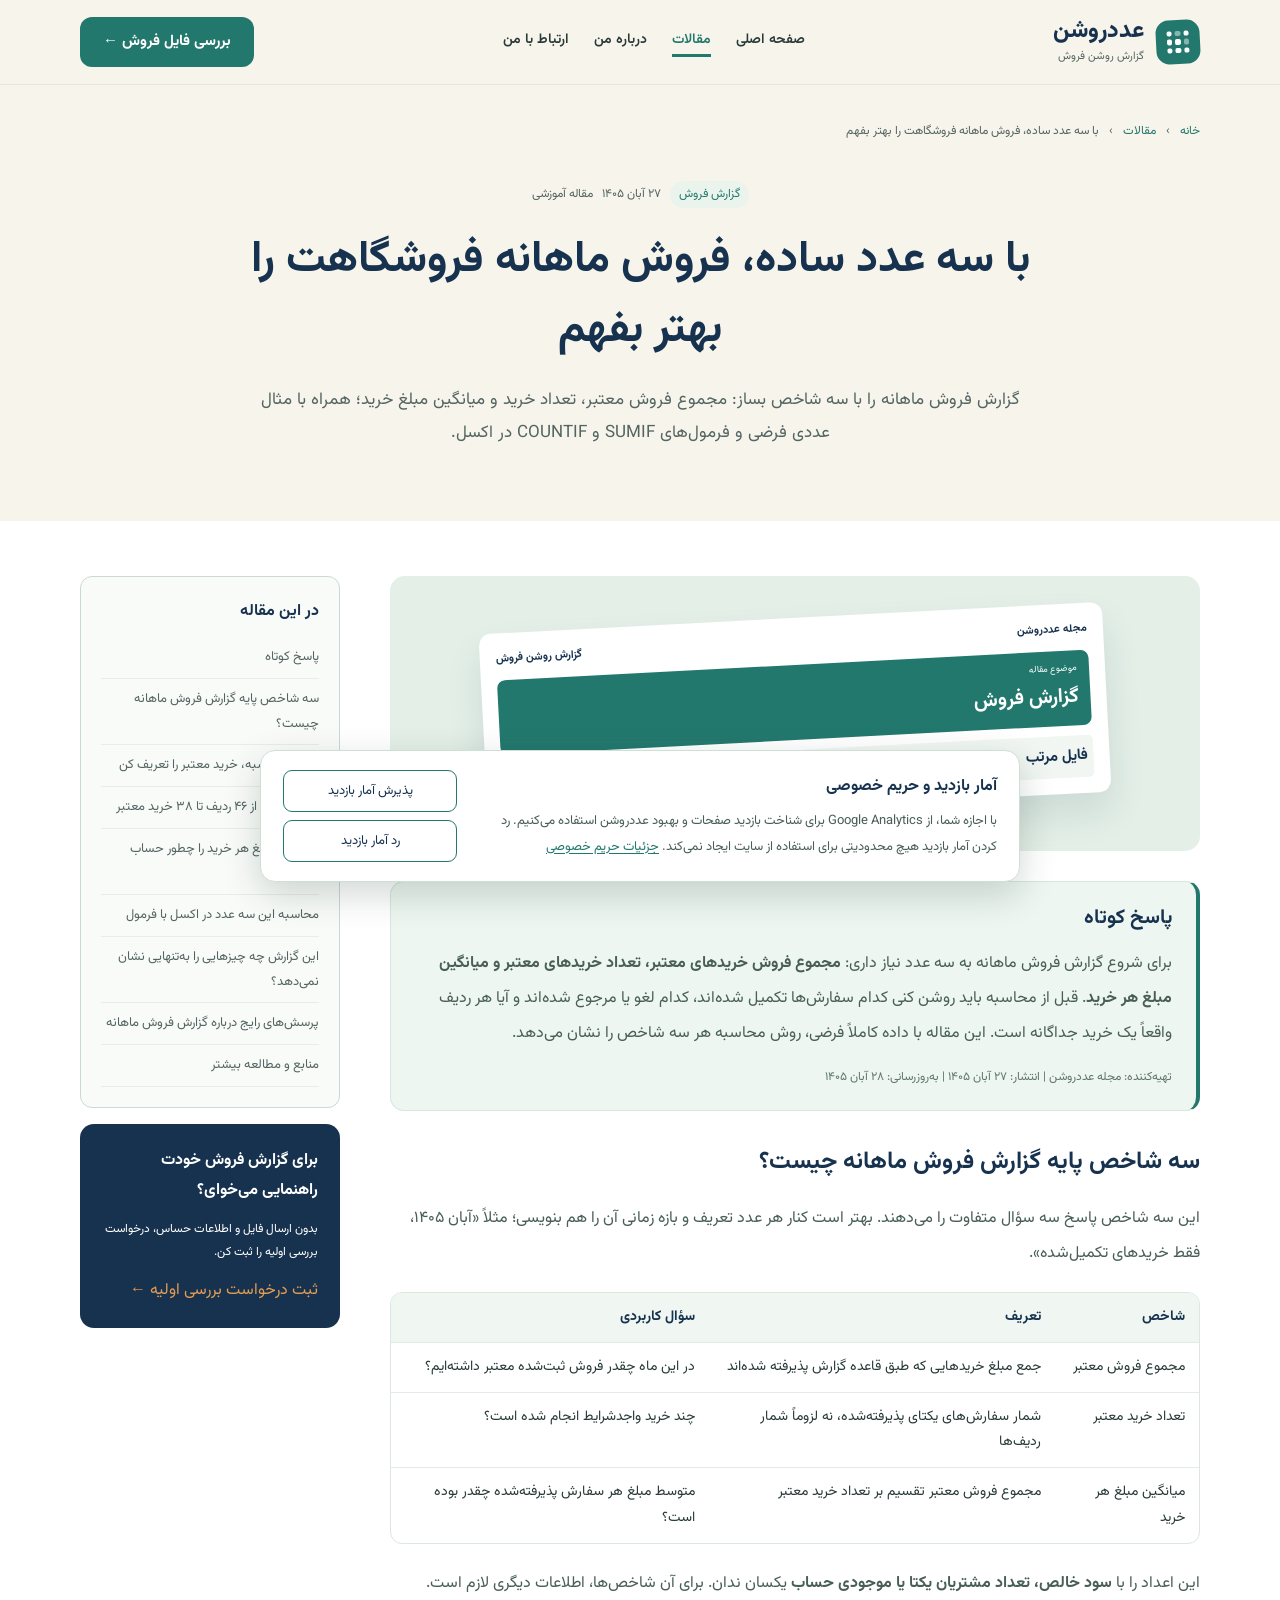
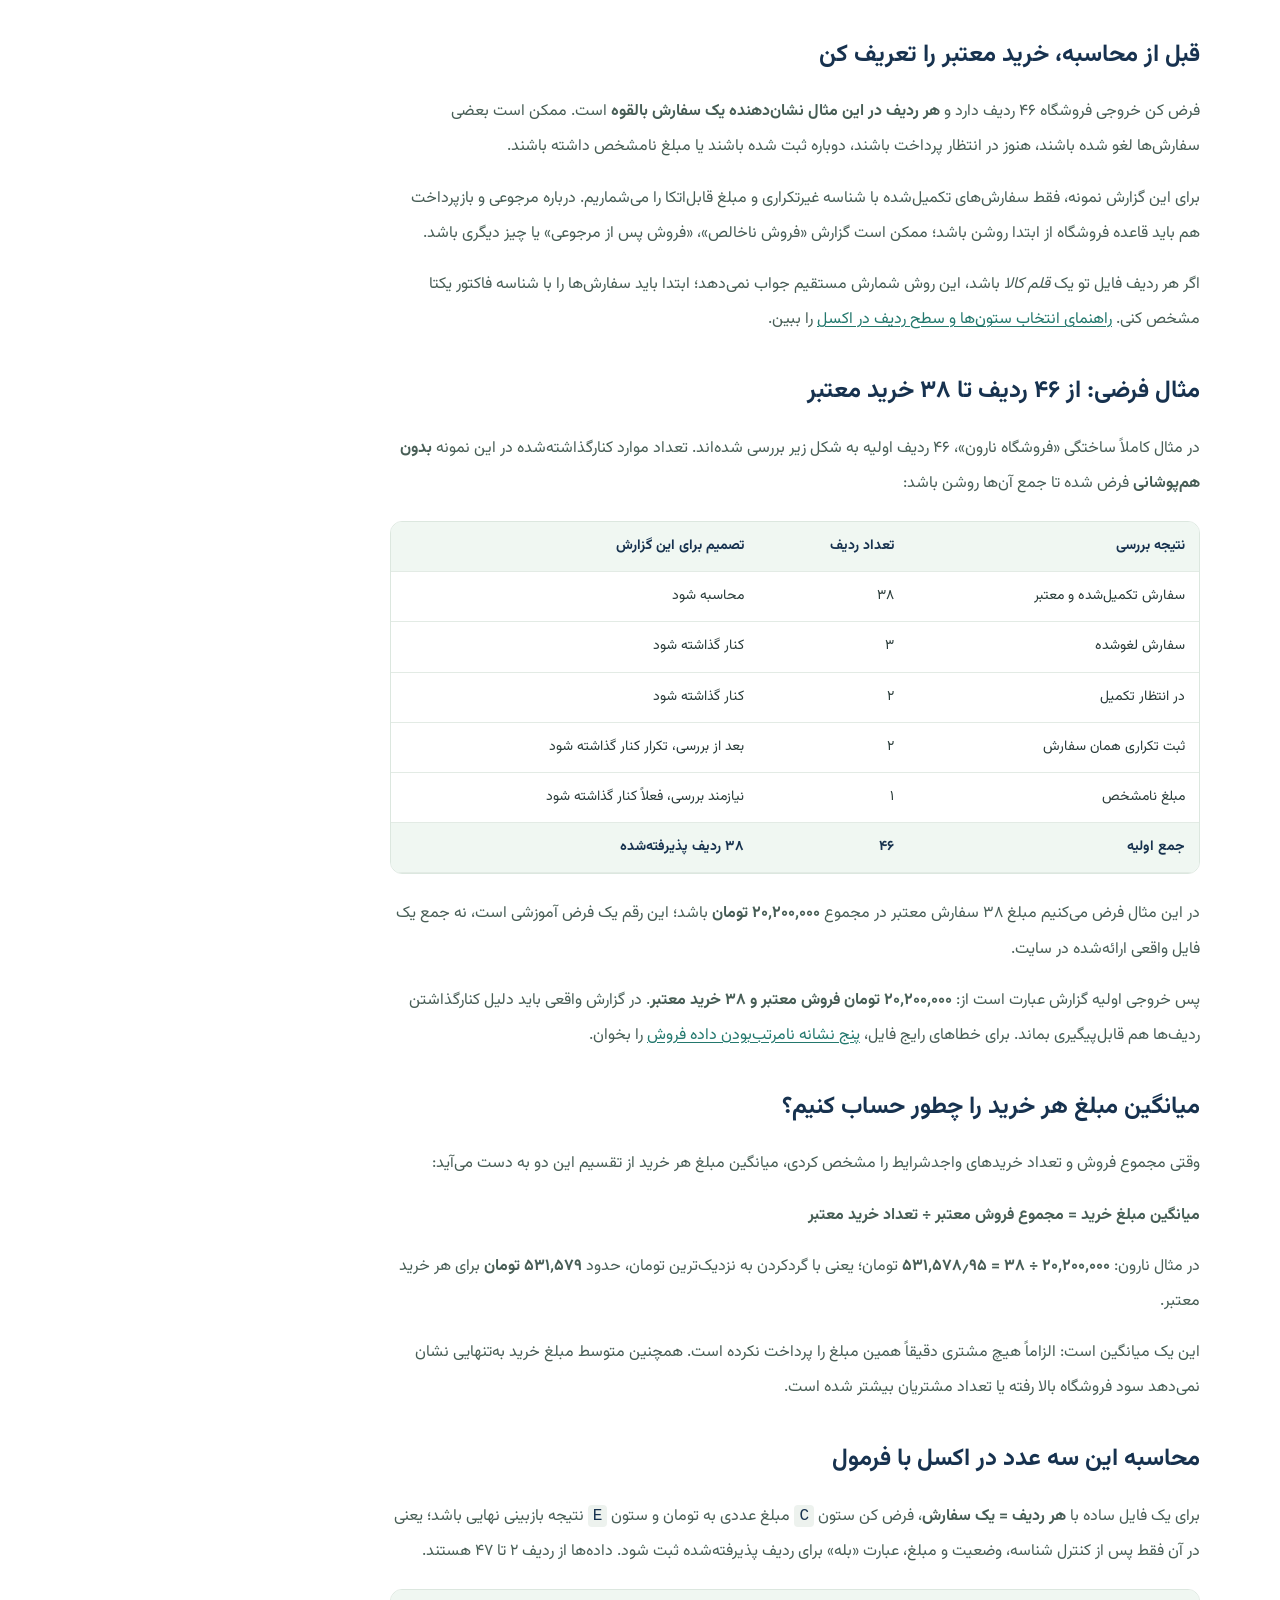
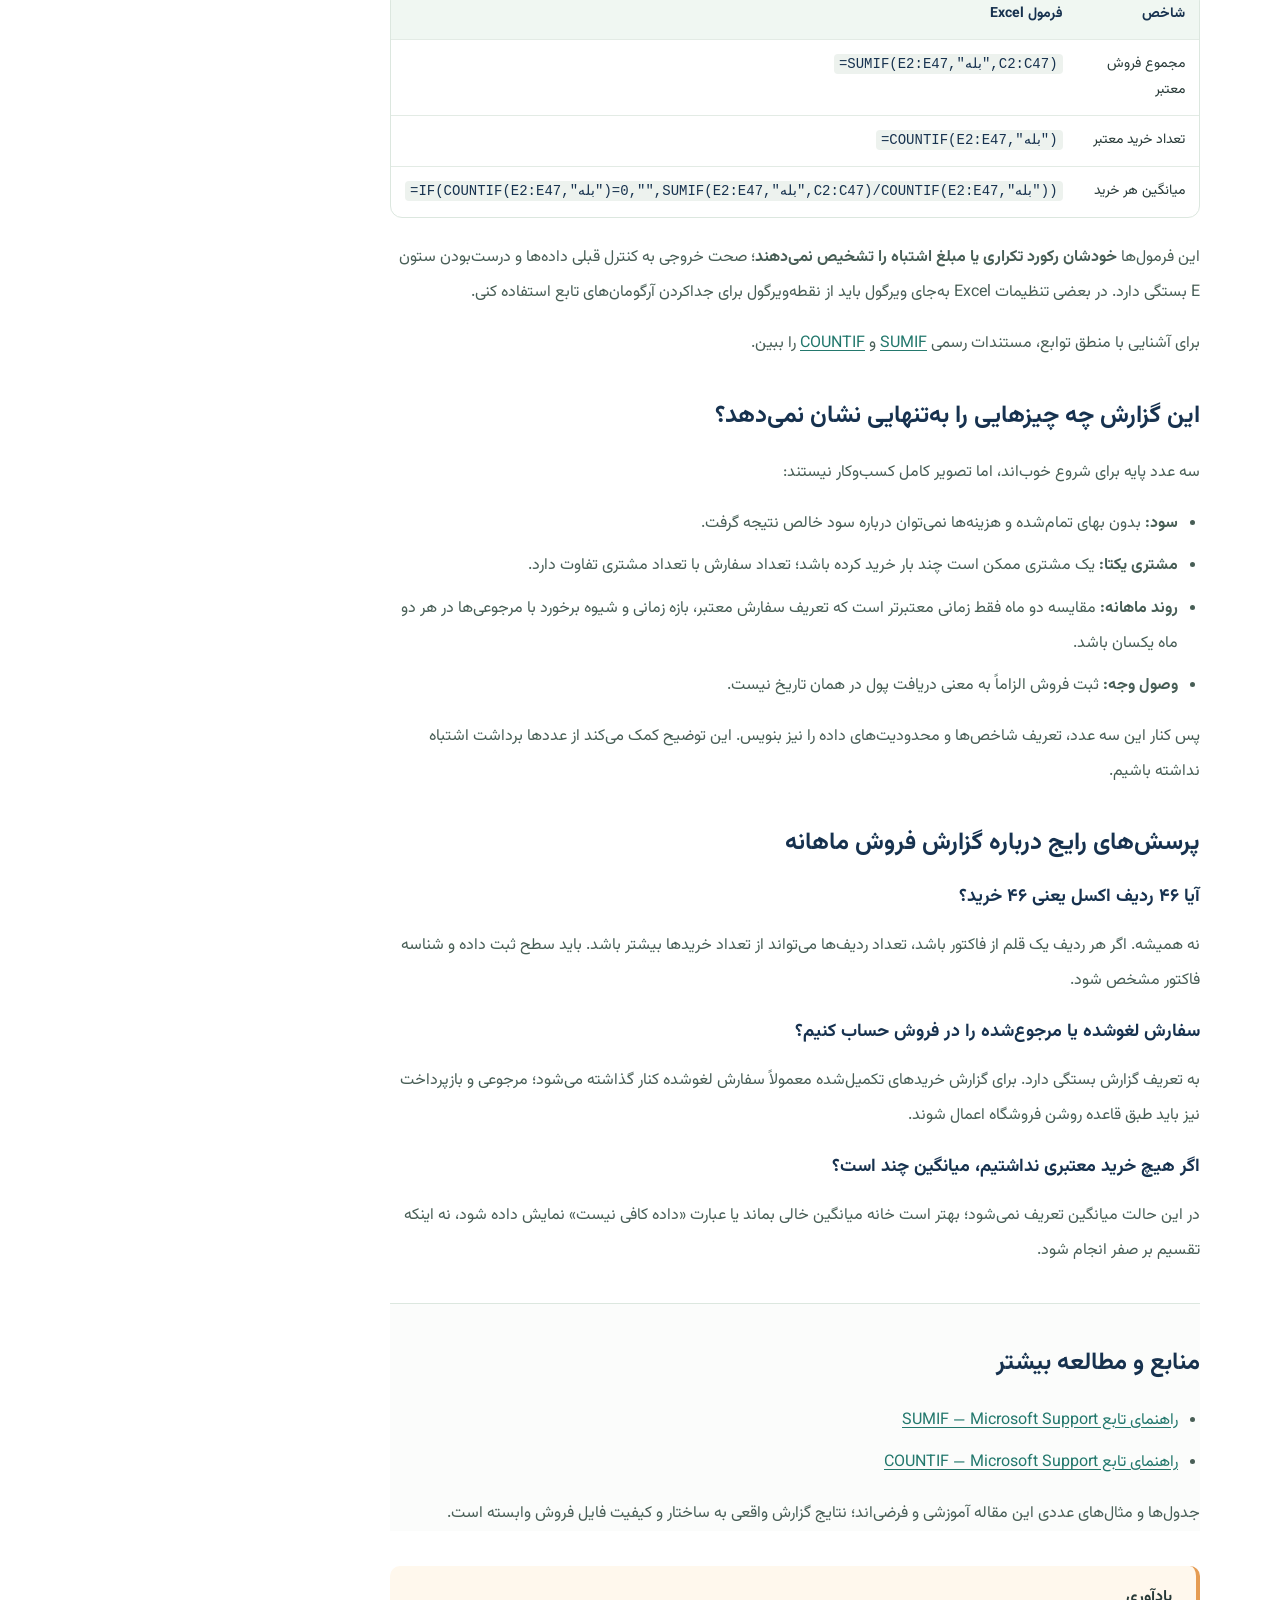
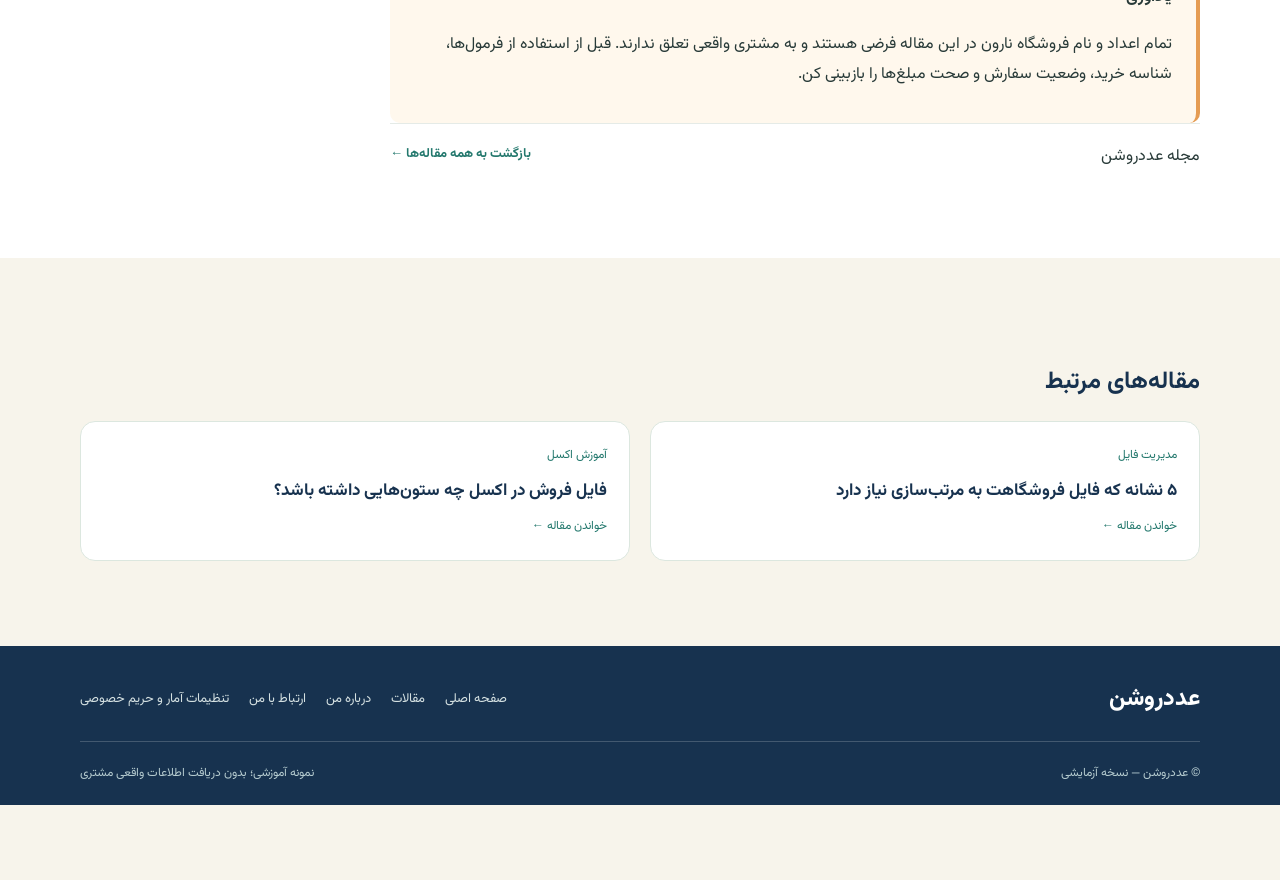
<file: articles/three-sales-numbers.html>
<!doctype html><html lang="fa" dir="rtl"><head><meta charset="utf-8"><meta name="viewport" content="width=device-width,initial-scale=1"><meta name="description" content="گزارش فروش ماهانه را با سه شاخص بساز: مجموع فروش معتبر، تعداد خرید و میانگین مبلغ خرید؛ همراه با مثال عددی فرضی و فرمول‌های SUMIF و COUNTIF در اکسل."><title>با سه عدد ساده، فروش ماهانه فروشگاهت را بهتر بفهم | عددروشن</title><link rel="stylesheet" href="../styles.css"><link rel="icon" type="image/png" sizes="128x128" href="../favicon.png">
<link rel="canonical" href="https://ahmadrastibarzoki.github.io/adadroshan-website/articles/three-sales-numbers.html">
<meta property="og:type" content="article">
<meta property="og:site_name" content="عددروشن">
<meta property="og:locale" content="fa_IR">
<meta property="og:title" content="با سه عدد ساده، فروش ماهانه فروشگاهت را بهتر بفهم | عددروشن">
<meta property="og:description" content="گزارش فروش ماهانه را با سه شاخص بساز: مجموع فروش معتبر، تعداد خرید و میانگین مبلغ خرید؛ همراه با مثال عددی فرضی و فرمول‌های SUMIF و COUNTIF در اکسل.">
<meta property="og:url" content="https://ahmadrastibarzoki.github.io/adadroshan-website/articles/three-sales-numbers.html">
<meta property="og:image" content="https://ahmadrastibarzoki.github.io/adadroshan-website/favicon.png">
<meta property="og:image:alt" content="نماد عددروشن">
<meta name="twitter:card" content="summary">
<meta name="twitter:title" content="با سه عدد ساده، فروش ماهانه فروشگاهت را بهتر بفهم | عددروشن">
<meta name="twitter:description" content="گزارش فروش ماهانه را با سه شاخص بساز: مجموع فروش معتبر، تعداد خرید و میانگین مبلغ خرید؛ همراه با مثال عددی فرضی و فرمول‌های SUMIF و COUNTIF در اکسل.">
<meta name="twitter:image" content="https://ahmadrastibarzoki.github.io/adadroshan-website/favicon.png">
<meta property="article:published_time" content="2026-11-18">
<meta property="article:modified_time" content="2026-11-19">
<script type="application/ld+json">
{
  "@context": "https://schema.org",
  "@graph": [
    {
      "@type": "WebPage",
      "@id": "https://ahmadrastibarzoki.github.io/adadroshan-website/articles/three-sales-numbers.html#webpage",
      "url": "https://ahmadrastibarzoki.github.io/adadroshan-website/articles/three-sales-numbers.html",
      "name": "با سه عدد ساده، فروش ماهانه فروشگاهت را بهتر بفهم | عددروشن",
      "description": "گزارش فروش ماهانه را با سه شاخص بساز: مجموع فروش معتبر، تعداد خرید و میانگین مبلغ خرید؛ همراه با مثال عددی فرضی و فرمول‌های SUMIF و COUNTIF در اکسل.",
      "inLanguage": "fa-IR",
      "isPartOf": {
        "@id": "https://ahmadrastibarzoki.github.io/adadroshan-website/#website"
      },
      "breadcrumb": {
        "@id": "https://ahmadrastibarzoki.github.io/adadroshan-website/articles/three-sales-numbers.html#breadcrumb"
      },
      "mainEntity": {
        "@id": "https://ahmadrastibarzoki.github.io/adadroshan-website/articles/three-sales-numbers.html#article"
      }
    },
    {
      "@type": "BlogPosting",
      "@id": "https://ahmadrastibarzoki.github.io/adadroshan-website/articles/three-sales-numbers.html#article",
      "url": "https://ahmadrastibarzoki.github.io/adadroshan-website/articles/three-sales-numbers.html",
      "headline": "با سه عدد ساده، فروش ماهانه فروشگاهت را بهتر بفهم",
      "description": "گزارش فروش ماهانه را با سه شاخص بساز: مجموع فروش معتبر، تعداد خرید و میانگین مبلغ خرید؛ همراه با مثال عددی فرضی و فرمول‌های SUMIF و COUNTIF در اکسل.",
      "datePublished": "2026-11-18",
      "inLanguage": "fa-IR",
      "mainEntityOfPage": {
        "@id": "https://ahmadrastibarzoki.github.io/adadroshan-website/articles/three-sales-numbers.html#webpage"
      },
      "author": {
        "@type": "Organization",
        "name": "مجله عددروشن",
        "url": "https://ahmadrastibarzoki.github.io/adadroshan-website/blog.html"
      },
      "publisher": {
        "@id": "https://ahmadrastibarzoki.github.io/adadroshan-website/#organization"
      },
      "isPartOf": {
        "@id": "https://ahmadrastibarzoki.github.io/adadroshan-website/#website"
      },
      "dateModified": "2026-11-19"
    },
    {
      "@type": "BreadcrumbList",
      "@id": "https://ahmadrastibarzoki.github.io/adadroshan-website/articles/three-sales-numbers.html#breadcrumb",
      "itemListElement": [
        {
          "@type": "ListItem",
          "position": 1,
          "name": "صفحه اصلی",
          "item": "https://ahmadrastibarzoki.github.io/adadroshan-website/"
        },
        {
          "@type": "ListItem",
          "position": 2,
          "name": "مقالات",
          "item": "https://ahmadrastibarzoki.github.io/adadroshan-website/blog.html"
        },
        {
          "@type": "ListItem",
          "position": 3,
          "name": "با سه عدد ساده، فروش ماهانه فروشگاهت را بهتر بفهم",
          "item": "https://ahmadrastibarzoki.github.io/adadroshan-website/articles/three-sales-numbers.html"
        }
      ]
    }
  ]
}
</script>
</head><body><a class="skip" href="#main">رفتن به محتوا</a><header class="nav-shell"><nav class="nav container" aria-label="ناوبری اصلی"><a class="logo" href="../index.html"><span class="logo-symbol" aria-hidden="true"><i></i><i></i><i></i><i></i><i></i><i></i><i></i><i></i><i></i></span><span><span class="logo-name">عددروشن</span><span class="logo-sub">گزارش روشن فروش</span></span></a><div class="nav-links"><a href="../index.html">صفحه اصلی</a><a class="active" href="../blog.html">مقالات</a><a href="../about.html">درباره من</a><a href="../contact.html">ارتباط با من</a></div><a class="btn btn-primary" href="../contact.html#request">بررسی فایل فروش ←</a><button class="menu-btn" id="menuToggle" aria-controls="mobileMenu" aria-expanded="false">منو ☰</button></nav><div class="mobile-menu" id="mobileMenu"><a href="../index.html">صفحه اصلی</a><a href="../blog.html">مقالات</a><a href="../about.html">درباره من</a><a href="../contact.html">ارتباط با من</a></div></header><main id="main"><section class="article-title-wrap"><div class="container"><div class="breadcrumbs"><a href="../index.html">خانه</a><span>›</span><a href="../blog.html">مقالات</a><span>›</span><span aria-current="page">با سه عدد ساده، فروش ماهانه فروشگاهت را بهتر بفهم</span></div><div class="article-heading"><div class="article-meta"><span class="post-category">گزارش فروش</span><span>۲۷ آبان ۱۴۰۵</span><span>مقاله آموزشی</span></div><h1>با سه عدد ساده، فروش ماهانه فروشگاهت را بهتر بفهم</h1><p>گزارش فروش ماهانه را با سه شاخص بساز: مجموع فروش معتبر، تعداد خرید و میانگین مبلغ خرید؛ همراه با مثال عددی فرضی و فرمول‌های SUMIF و COUNTIF در اکسل.</p></div></div></section><section class="article-page-body"><div class="container article-grid"><article class="article-content"><div class="article-lead-art"><div class="editorial-visual visual-numbers"><div class="mini-paper"><div class="mini-paper-heading"><span>مجله عددروشن</span><span>گزارش روشن فروش</span></div><div class="mini-paper-stat"><small>موضوع مقاله</small><b>گزارش فروش</b></div><div class="mini-paper-bottom"><div><b>فایل مرتب</b></div><div><b>گزارش روشن</b></div></div></div></div></div><section class="article-summary article-section" id="quick-answer"><h2>پاسخ کوتاه</h2><p>برای شروع گزارش فروش ماهانه به سه عدد نیاز داری: <strong>مجموع فروش خریدهای معتبر، تعداد خریدهای معتبر و میانگین مبلغ هر خرید</strong>. قبل از محاسبه باید روشن کنی کدام سفارش‌ها تکمیل شده‌اند، کدام لغو یا مرجوع شده‌اند و آیا هر ردیف واقعاً یک خرید جداگانه است. این مقاله با داده کاملاً فرضی، روش محاسبه هر سه شاخص را نشان می‌دهد.</p><p class="article-editorial-note">تهیه‌کننده: مجله عددروشن | انتشار: ۲۷ آبان ۱۴۰۵ | به‌روزرسانی: ۲۸ آبان ۱۴۰۵</p></section><section class="article-section" id="sec1"><h2>سه شاخص پایه گزارش فروش ماهانه چیست؟</h2><p>این سه شاخص پاسخ سه سؤال متفاوت را می‌دهند. بهتر است کنار هر عدد تعریف و بازه زمانی آن را هم بنویسی؛ مثلاً «آبان ۱۴۰۵، فقط خریدهای تکمیل‌شده».</p>
<div class="article-table-wrap" role="region" aria-label="سه شاخص گزارش فروش ماهانه" tabindex="0"><table class="article-data-table"><thead><tr><th>شاخص</th><th>تعریف</th><th>سؤال کاربردی</th></tr></thead><tbody>
<tr><td>مجموع فروش معتبر</td><td>جمع مبلغ خریدهایی که طبق قاعده گزارش پذیرفته شده‌اند</td><td>در این ماه چقدر فروش ثبت‌شده معتبر داشته‌ایم؟</td></tr>
<tr><td>تعداد خرید معتبر</td><td>شمار سفارش‌های یکتای پذیرفته‌شده، نه لزوماً شمار ردیف‌ها</td><td>چند خرید واجدشرایط انجام شده است؟</td></tr>
<tr><td>میانگین مبلغ هر خرید</td><td>مجموع فروش معتبر تقسیم بر تعداد خرید معتبر</td><td>متوسط مبلغ هر سفارش پذیرفته‌شده چقدر بوده است؟</td></tr></tbody></table></div>
<p>این اعداد را با <strong>سود خالص، تعداد مشتریان یکتا یا موجودی حساب</strong> یکسان ندان. برای آن شاخص‌ها، اطلاعات دیگری لازم است.</p></section><section class="article-section" id="sec2"><h2>قبل از محاسبه، خرید معتبر را تعریف کن</h2><p>فرض کن خروجی فروشگاه ۴۶ ردیف دارد و <strong>هر ردیف در این مثال نشان‌دهنده یک سفارش بالقوه</strong> است. ممکن است بعضی سفارش‌ها لغو شده باشند، هنوز در انتظار پرداخت باشند، دوباره ثبت شده باشند یا مبلغ نامشخص داشته باشند.</p>
<p>برای این گزارش نمونه، فقط سفارش‌های تکمیل‌شده با شناسه غیرتکراری و مبلغ قابل‌اتکا را می‌شماریم. درباره مرجوعی و بازپرداخت هم باید قاعده فروشگاه از ابتدا روشن باشد؛ ممکن است گزارش «فروش ناخالص»، «فروش پس از مرجوعی» یا چیز دیگری باشد.</p>
<p>اگر هر ردیف فایل تو یک <em>قلم کالا</em> باشد، این روش شمارش مستقیم جواب نمی‌دهد؛ ابتدا باید سفارش‌ها را با شناسه فاکتور یکتا مشخص کنی. <a href="sales-excel-columns.html">راهنمای انتخاب ستون‌ها و سطح ردیف در اکسل</a> را ببین.</p></section><section class="article-section" id="sec3"><h2>مثال فرضی: از ۴۶ ردیف تا ۳۸ خرید معتبر</h2><p>در مثال کاملاً ساختگی «فروشگاه نارون»، ۴۶ ردیف اولیه به شکل زیر بررسی شده‌اند. تعداد موارد کنارگذاشته‌شده در این نمونه <strong>بدون هم‌پوشانی</strong> فرض شده تا جمع آن‌ها روشن باشد:</p>
<div class="article-table-wrap" role="region" aria-label="جدول محاسبه خریدهای معتبر فرضی" tabindex="0"><table class="article-data-table"><thead><tr><th>نتیجه بررسی</th><th>تعداد ردیف</th><th>تصمیم برای این گزارش</th></tr></thead><tbody>
<tr><td>سفارش تکمیل‌شده و معتبر</td><td>۳۸</td><td>محاسبه شود</td></tr>
<tr><td>سفارش لغوشده</td><td>۳</td><td>کنار گذاشته شود</td></tr>
<tr><td>در انتظار تکمیل</td><td>۲</td><td>کنار گذاشته شود</td></tr>
<tr><td>ثبت تکراری همان سفارش</td><td>۲</td><td>بعد از بررسی، تکرار کنار گذاشته شود</td></tr>
<tr><td>مبلغ نامشخص</td><td>۱</td><td>نیازمند بررسی، فعلاً کنار گذاشته شود</td></tr>
<tr><th>جمع اولیه</th><th>۴۶</th><th>۳۸ ردیف پذیرفته‌شده</th></tr></tbody></table></div>
<p>در این مثال فرض می‌کنیم مبلغ ۳۸ سفارش معتبر در مجموع <strong>۲۰٬۲۰۰٬۰۰۰ تومان</strong> باشد؛ این رقم یک فرض آموزشی است، نه جمع یک فایل واقعی ارائه‌شده در سایت.</p>
<p>پس خروجی اولیه گزارش عبارت است از: <strong>۲۰٬۲۰۰٬۰۰۰ تومان فروش معتبر و ۳۸ خرید معتبر</strong>. در گزارش واقعی باید دلیل کنارگذاشتن ردیف‌ها هم قابل‌پیگیری بماند. برای خطاهای رایج فایل، <a href="messy-sales-file-signs.html">پنج نشانه نامرتب‌بودن داده فروش</a> را بخوان.</p></section><section class="article-section" id="sec4"><h2>میانگین مبلغ هر خرید را چطور حساب کنیم؟</h2><p>وقتی مجموع فروش و تعداد خریدهای واجدشرایط را مشخص کردی، میانگین مبلغ هر خرید از تقسیم این دو به دست می‌آید:</p>
<p><strong>میانگین مبلغ خرید = مجموع فروش معتبر ÷ تعداد خرید معتبر</strong></p>
<p>در مثال نارون: <strong>۲۰٬۲۰۰٬۰۰۰ ÷ ۳۸ = ۵۳۱٬۵۷۸٫۹۵</strong> تومان؛ یعنی با گردکردن به نزدیک‌ترین تومان، حدود <strong>۵۳۱٬۵۷۹ تومان</strong> برای هر خرید معتبر.</p>
<p>این یک میانگین است: الزاماً هیچ مشتری دقیقاً همین مبلغ را پرداخت نکرده است. همچنین متوسط مبلغ خرید به‌تنهایی نشان نمی‌دهد سود فروشگاه بالا رفته یا تعداد مشتریان بیشتر شده است.</p></section><section class="article-section" id="sec5"><h2>محاسبه این سه عدد در اکسل با فرمول</h2><p>برای یک فایل ساده با <strong>هر ردیف = یک سفارش</strong>، فرض کن ستون <code>C</code> مبلغ عددی به تومان و ستون <code>E</code> نتیجه بازبینی نهایی باشد؛ یعنی در آن فقط پس از کنترل شناسه، وضعیت و مبلغ، عبارت «بله» برای ردیف پذیرفته‌شده ثبت شود. داده‌ها از ردیف ۲ تا ۴۷ هستند.</p>
<div class="article-table-wrap" role="region" aria-label="فرمول‌های محاسبه گزارش فروش در اکسل" tabindex="0"><table class="article-data-table"><thead><tr><th>شاخص</th><th>فرمول Excel</th></tr></thead><tbody>
<tr><td>مجموع فروش معتبر</td><td><code>=SUMIF(E2:E47,"بله",C2:C47)</code></td></tr>
<tr><td>تعداد خرید معتبر</td><td><code>=COUNTIF(E2:E47,"بله")</code></td></tr>
<tr><td>میانگین هر خرید</td><td><code>=IF(COUNTIF(E2:E47,"بله")=0,"",SUMIF(E2:E47,"بله",C2:C47)/COUNTIF(E2:E47,"بله"))</code></td></tr>
</tbody></table></div>
<p>این فرمول‌ها <strong>خودشان رکورد تکراری یا مبلغ اشتباه را تشخیص نمی‌دهند</strong>؛ صحت خروجی به کنترل قبلی داده‌ها و درست‌بودن ستون E بستگی دارد. در بعضی تنظیمات Excel به‌جای ویرگول باید از نقطه‌ویرگول برای جداکردن آرگومان‌های تابع استفاده کنی.</p>
<p>برای آشنایی با منطق توابع، مستندات رسمی <a href="https://support.microsoft.com/en-us/excel/functions/sumif-function" rel="noopener noreferrer">SUMIF</a> و <a href="https://support.microsoft.com/en-us/excel/get-started/use-the-countif-function-in-microsoft-excel" rel="noopener noreferrer">COUNTIF</a> را ببین.</p></section><section class="article-section" id="sec6"><h2>این گزارش چه چیزهایی را به‌تنهایی نشان نمی‌دهد؟</h2><p>سه عدد پایه برای شروع خوب‌اند، اما تصویر کامل کسب‌وکار نیستند:</p>
<ul class="article-checklist">
<li><strong>سود:</strong> بدون بهای تمام‌شده و هزینه‌ها نمی‌توان درباره سود خالص نتیجه گرفت.</li>
<li><strong>مشتری یکتا:</strong> یک مشتری ممکن است چند بار خرید کرده باشد؛ تعداد سفارش با تعداد مشتری تفاوت دارد.</li>
<li><strong>روند ماهانه:</strong> مقایسه دو ماه فقط زمانی معتبرتر است که تعریف سفارش معتبر، بازه زمانی و شیوه برخورد با مرجوعی‌ها در هر دو ماه یکسان باشد.</li>
<li><strong>وصول وجه:</strong> ثبت فروش الزاماً به معنی دریافت پول در همان تاریخ نیست.</li>
</ul>
<p>پس کنار این سه عدد، تعریف شاخص‌ها و محدودیت‌های داده را نیز بنویس. این توضیح کمک می‌کند از عددها برداشت اشتباه نداشته باشیم.</p></section><section class="article-section" id="sec7"><h2>پرسش‌های رایج درباره گزارش فروش ماهانه</h2><h3>آیا ۴۶ ردیف اکسل یعنی ۴۶ خرید؟</h3><p>نه همیشه. اگر هر ردیف یک قلم از فاکتور باشد، تعداد ردیف‌ها می‌تواند از تعداد خریدها بیشتر باشد. باید سطح ثبت داده و شناسه فاکتور مشخص شود.</p>
<h3>سفارش لغوشده یا مرجوع‌شده را در فروش حساب کنیم؟</h3><p>به تعریف گزارش بستگی دارد. برای گزارش خریدهای تکمیل‌شده معمولاً سفارش لغوشده کنار گذاشته می‌شود؛ مرجوعی و بازپرداخت نیز باید طبق قاعده روشن فروشگاه اعمال شوند.</p>
<h3>اگر هیچ خرید معتبری نداشتیم، میانگین چند است؟</h3><p>در این حالت میانگین تعریف نمی‌شود؛ بهتر است خانه میانگین خالی بماند یا عبارت «داده کافی نیست» نمایش داده شود، نه اینکه تقسیم بر صفر انجام شود.</p></section><section class="article-section article-resources" id="references"><h2>منابع و مطالعه بیشتر</h2><ul><li><a href="https://support.microsoft.com/en-us/excel/functions/sumif-function" rel="noopener noreferrer">راهنمای تابع SUMIF — Microsoft Support</a></li><li><a href="https://support.microsoft.com/en-us/excel/get-started/use-the-countif-function-in-microsoft-excel" rel="noopener noreferrer">راهنمای تابع COUNTIF — Microsoft Support</a></li></ul><p>جدول‌ها و مثال‌های عددی این مقاله آموزشی و فرضی‌اند؛ نتایج گزارش واقعی به ساختار و کیفیت فایل فروش وابسته است.</p></section><div class="article-tip"><strong>یادآوری</strong><p>تمام اعداد و نام فروشگاه نارون در این مقاله فرضی هستند و به مشتری واقعی تعلق ندارند. قبل از استفاده از فرمول‌ها، شناسه خرید، وضعیت سفارش و صحت مبلغ‌ها را بازبینی کن.</p></div><div class="article-end"><span>مجله عددروشن</span><a class="read-link" href="../blog.html">بازگشت به همه مقاله‌ها ←</a></div></article><aside class="article-aside"><nav class="toc-card" aria-label="فهرست بخش‌های مقاله"><strong>در این مقاله</strong><a href="#quick-answer">پاسخ کوتاه</a><a href="#sec1">سه شاخص پایه گزارش فروش ماهانه چیست؟</a><a href="#sec2">قبل از محاسبه، خرید معتبر را تعریف کن</a><a href="#sec3">مثال فرضی: از ۴۶ ردیف تا ۳۸ خرید معتبر</a><a href="#sec4">میانگین مبلغ هر خرید را چطور حساب کنیم؟</a><a href="#sec5">محاسبه این سه عدد در اکسل با فرمول</a><a href="#sec6">این گزارش چه چیزهایی را به‌تنهایی نشان نمی‌دهد؟</a><a href="#sec7">پرسش‌های رایج درباره گزارش فروش ماهانه</a><a href="#references">منابع و مطالعه بیشتر</a></nav><div class="aside-cta"><strong>برای گزارش فروش خودت راهنمایی می‌خوای؟</strong><p>بدون ارسال فایل و اطلاعات حساس، درخواست بررسی اولیه را ثبت کن.</p><a href="../contact.html#request">ثبت درخواست بررسی اولیه ←</a></div></aside></div></section><section class="section article-related-section"><div class="container"><h2>مقاله‌های مرتبط</h2><div class="related-grid"><a class="related-link" href="messy-sales-file-signs.html"><span>مدیریت فایل</span><strong>۵ نشانه که فایل فروشگاهت به مرتب‌سازی نیاز دارد</strong><small>خواندن مقاله ←</small></a><a class="related-link" href="sales-excel-columns.html"><span>آموزش اکسل</span><strong>فایل فروش در اکسل چه ستون‌هایی داشته باشد؟</strong><small>خواندن مقاله ←</small></a></div></div></section></main><footer class="footer"><div class="container"><div class="foot-grid"><a class="logo" href="../index.html"><span class="logo-name" style="color:#fff">عددروشن</span></a><div class="foot-links"><a href="../index.html">صفحه اصلی</a><a href="../blog.html">مقالات</a><a href="../about.html">درباره من</a><a href="../contact.html">ارتباط با من</a></div></div><div class="footer-note"><span>© عددروشن — نسخه آزمایشی</span><span>نمونه آموزشی؛ بدون دریافت اطلاعات واقعی مشتری</span></div></div></footer><script src="../app.js"></script></body></html>
</file>
<file: styles.css>
@import url('https://fonts.googleapis.com/css2?family=Vazirmatn:wght@400;500;600;700;800&display=swap');
:root{--green:#23786D;--green-dark:#185A52;--green-light:#E9F3EF;--cream:#F7F4EB;--navy:#17324F;--orange:#E59C53;--coal:#283A38;--muted:#536562;--line:#CBD8D3;--white:#fff;--shadow:0 22px 60px rgba(23,50,79,.09)}
*{box-sizing:border-box}html{scroll-behavior:smooth}body{margin:0;background:var(--cream);color:var(--coal);font-family:Vazirmatn,Tahoma,sans-serif;font-size:16px;line-height:1.9;direction:rtl}a{color:inherit;text-decoration:none}button,input,textarea,select{font:inherit}button{cursor:pointer}img,svg{max-width:100%}.container{width:min(1120px,calc(100% - 44px));margin:auto}[hidden]{display:none!important}.skip{position:absolute;top:-80px;right:12px;background:#fff;padding:8px;z-index:99}.skip:focus{top:8px}a:focus-visible,button:focus-visible,input:focus-visible,textarea:focus-visible,summary:focus-visible{outline:3px solid var(--orange);outline-offset:3px}
.nav-shell{position:sticky;top:0;z-index:50;background:#f7f4ebf5;border-bottom:1px solid #e5e4dd;backdrop-filter:blur(15px)}.nav{display:flex;align-items:center;justify-content:space-between;gap:22px;min-height:84px}.logo{display:flex;align-items:center;gap:12px;flex-shrink:0}.logo-symbol{width:44px;height:44px;padding:11px;border-radius:13px;background:var(--green);display:grid;grid-template-columns:repeat(3,1fr);gap:3px;transform:rotate(-3deg)}.logo-symbol i{background:#fff;border-radius:2px}.logo-symbol i:nth-child(2),.logo-symbol i:nth-child(4){opacity:.45}.logo-name{display:block;color:var(--navy);font-size:23px;font-weight:800;line-height:1.35}.logo-sub{color:var(--muted);font-size:11px;display:block}.nav-links{display:flex;gap:25px;font-weight:600;font-size:14px}.nav-links a:hover,.nav-links .active{color:var(--green)}.nav-links .active{border-bottom:3px solid var(--green)}.btn{display:inline-flex;align-items:center;justify-content:center;gap:8px;min-height:50px;padding:9px 22px;border-radius:12px;font-size:15px;font-weight:700;border:1px solid transparent;transition:transform .2s}.btn:hover{transform:translateY(-2px)}.btn-primary{background:var(--green);color:#fff}.btn-primary:hover{background:var(--green-dark)}.btn-outline{background:white;border-color:var(--green);color:var(--green)}.btn-soft{background:var(--green-light);color:var(--green)}.menu-btn,.mobile-menu{display:none}
.eyebrow{display:inline-flex;align-items:center;gap:8px;border-radius:40px;border:1px solid #d8e6de;background:#e9f1ec;color:var(--green-dark);font-size:13px;font-weight:700;padding:5px 13px}.eyebrow:before{content:'';background:var(--orange);width:7px;height:7px;border-radius:50%}h1,h2,h3{color:var(--navy);line-height:1.6}.hero{padding:75px 0 85px;overflow:hidden}.hero-grid{display:grid;grid-template-columns:1fr 1.04fr;gap:45px;align-items:center}.hero h1{font-size:clamp(34px,4.3vw,53px);line-height:1.5;margin:20px 0;font-weight:800}.hero h1 em{font-style:normal;color:var(--green)}.hero-text{color:var(--muted);font-size:18px;line-height:2.05}.hero-actions{display:flex;gap:12px;flex-wrap:wrap;margin:25px 0}.hero-chips{display:flex;gap:12px;flex-wrap:wrap;color:var(--muted);font-size:13px}.tick{color:var(--green)}.showcase{position:relative;padding:25px 0 0 15px}.showcase:before{content:'';position:absolute;width:90%;height:95%;background:#e2ebe4;transform:rotate(-7deg);border-radius:48px;top:10px;right:10px}.report-window{position:relative;background:#fff;border-radius:19px;box-shadow:0 25px 70px #17324f1a;border:1px solid #d8e0d9;overflow:hidden;transform:rotate(1deg)}.window-head{display:flex;justify-content:space-between;padding:14px 20px;border-bottom:1px solid #edf0ed}.window-name{font-weight:700;color:var(--navy);font-size:13px}.window-dots{display:flex;gap:4px}.window-dots i{height:8px;width:8px;border-radius:50%;background:#e4dfd9}.window-inner{padding:22px}.report-top{display:flex;align-items:center;justify-content:space-between}.report-top h3{font-size:16px}.report-top small,.sample-mark{display:inline-block;background:#fff1dd;color:#9a632c;border-radius:7px;padding:3px 8px;font-size:11px}.stat-main{display:flex;align-items:center;justify-content:space-between;background:var(--green);color:#fff;padding:20px;border-radius:12px}.stat-main .num{font-size:26px;font-weight:800}.stat-main small{color:#d2e8e0}.stat-row{display:grid;grid-template-columns:repeat(2,1fr);gap:11px;margin-top:11px}.mini-stat{background:#fbfdfb;border:1px solid #e1eae4;border-radius:12px;padding:12px}.mini-stat small{display:block;font-size:11px;color:var(--muted)}.mini-stat strong{display:block;font-size:21px;color:var(--navy)}.mock-chart{height:86px;display:flex;align-items:end;gap:9px;border-bottom:1px dashed #a8c5b5;margin-top:20px}.mock-chart i{flex:1;background:#bfd9c9;border-radius:5px 5px 0 0}.mock-chart i:nth-child(2),.mock-chart i:nth-child(5){background:var(--green)}.chart-labels{display:flex;justify-content:space-between;font-size:10px;color:#83968c}.float-tag{position:absolute;bottom:-12px;right:-20px;background:var(--orange);padding:8px 13px;color:var(--navy);font-size:12px;border-radius:9px;transform:rotate(-4deg);font-weight:700}
.section{padding:85px 0}.section.white,.split-band{background:#fff}.section-title{text-align:center;max-width:720px;margin:0 auto 35px}.section-title h2{font-size:clamp(24px,3vw,33px);margin:12px 0 8px}.section-title p{color:var(--muted)}.cards-3,.steps,.blog-cards{display:grid;grid-template-columns:repeat(3,minmax(0,1fr));gap:20px}.feature-card,.post-card{background:#fff;border:1px solid #dee8e1;border-radius:16px;overflow:hidden}.feature-card{padding:28px}.feature-card .iconbox{width:52px;height:52px;background:#e5f0eb;color:var(--green);border-radius:14px;display:grid;place-items:center;font-size:25px}.feature-card h3{margin:15px 0 8px}.feature-card p,.step p{font-size:14px;color:var(--muted)}.split-band{padding:85px 0}.compare{display:grid;grid-template-columns:repeat(2,minmax(0,1fr));gap:22px}.compare-card{background:#fff;border:1px solid #e0e8e3;border-radius:17px;overflow:hidden;box-shadow:0 10px 30px #17324f09}.compare-card header{display:flex;justify-content:space-between;align-items:center;gap:10px;padding:14px 20px;border-bottom:1px solid #e9eeeb}.compare-card header h3{font-size:17px;margin:0}.dot{display:inline-block;width:8px;height:8px;margin-left:7px;border-radius:50%;background:var(--orange)}.after .dot{background:var(--green)}.compare-card .inner{padding:18px}.sheet{width:100%;border-collapse:collapse;text-align:center;table-layout:fixed;font-size:11px}.sheet th,.sheet td{border:1px solid #e2e3de;padding:9px 4px;overflow:hidden;text-overflow:ellipsis;white-space:nowrap}.sheet th{background:#f3f1eb}.sheet .bad{background:#fff0e7}.sheet .good{background:#eef7f1}.issue{color:#a9682e}.compare-note{font-size:12px;color:var(--muted)}.summary-strip{display:flex;gap:8px;flex-wrap:wrap}.summary-strip span{background:#eff6f2;border-radius:8px;padding:6px 10px;font-size:12px;color:var(--green)}.micro-link,.read-link{color:var(--green);font-weight:700}.steps{margin-top:32px}.step{text-align:center;padding:15px}.step-num{width:58px;height:58px;border-radius:17px;background:#e7f1ed;color:var(--green);font-size:24px;font-weight:800;display:grid;place-items:center;margin:auto}.step h3{font-size:18px}.faq-wrap{max-width:800px;margin:auto}.faq-wrap details{background:#fff;border:1px solid #dce7df;border-radius:12px;margin-bottom:10px;padding:0 20px}.faq-wrap summary{color:var(--navy);font-weight:700;cursor:pointer;padding:16px 0}.faq-wrap details p{color:var(--muted);font-size:14px}.final-cta{display:flex;align-items:center;justify-content:space-between;gap:25px;background:var(--navy);padding:45px 55px;border-radius:22px;color:#fff}.final-cta h2{color:#fff;margin:0}.final-cta p{color:#c3d2da;margin:5px 0}.final-cta .btn{background:var(--orange);color:var(--navy)}.footer{background:#17324f;color:#d4e0e1;padding:38px 0 20px}.footer .logo-name{color:#fff}.footer .logo-sub{color:#d6e1e2}.foot-grid{display:flex;align-items:center;justify-content:space-between;gap:25px}.foot-links{display:flex;flex-wrap:wrap;gap:20px;font-size:13px}.footer-note{display:flex;flex-wrap:wrap;justify-content:space-between;gap:15px;margin-top:26px;padding-top:20px;border-top:1px solid #ffffff30;font-size:12px;color:#b5cbcf}
.page-hero{padding:55px 0 70px}.page-hero h1{font-size:clamp(30px,4vw,43px)}.page-hero p{color:var(--muted);max-width:750px}.fact-box{background:#fff;border:1px solid #dbe5de;border-radius:14px;padding:25px;margin:20px 0}.field{display:flex;flex-direction:column;gap:5px;margin:14px 0}.field input,.field textarea,.field select{background:#fff;border:1px solid #cbd8d3;border-radius:10px;padding:12px;min-width:0}.field label{font-weight:700;color:var(--navy)}.request-result{display:none;background:#f0f7f3;border:1px solid #cbd8d3;padding:22px;border-radius:12px}.request-result.show{display:block}.request-result pre,.request-result code{white-space:pre-wrap;font-family:inherit;overflow-wrap:anywhere}.contact-grid{display:grid;grid-template-columns:1.4fr 1fr;gap:24px}
.blog-hero{padding:65px 0;background:#ecf3ed}.blog-hero-grid{display:grid;grid-template-columns:1.25fr .75fr;align-items:center;gap:25px}.blog-hero h1{font-size:clamp(32px,4.2vw,46px);margin:14px 0}.blog-hero p{color:var(--muted);max-width:650px;font-size:17px}.blog-hero-graphic{display:flex;align-items:center;justify-content:center;position:relative;min-height:230px}.graphic-book{background:#fff;border:1px solid #dfebe3;box-shadow:var(--shadow);padding:26px 38px;border-radius:17px;transform:rotate(-4deg)}.graphic-book b{font-size:33px;color:var(--green)}.graphic-book span{display:block;color:var(--muted)}.graphic-dots{position:absolute;width:14px;height:14px;border-radius:50%;background:var(--orange);top:20px;right:20px}.graphic-note{position:absolute;bottom:7px;left:7px;background:var(--orange);border-radius:9px;padding:7px 15px;font-size:12px;transform:rotate(5deg)}.blog-toolbar,.blog-heading-row{display:flex;align-items:center;justify-content:space-between;gap:25px;margin-bottom:24px}.blog-heading-row h2{margin:5px 0;font-size:30px}.blog-heading-row p{color:var(--muted)}.blog-filters{display:flex;gap:8px;flex-wrap:wrap}.filter-btn{background:#fff;border:1px solid #d9e7dc;border-radius:22px;padding:8px 14px;font-size:13px;color:var(--muted)}.filter-btn.selected{background:var(--green);color:#fff;border-color:var(--green)}.search-box{border:1px solid var(--line);border-radius:12px;background:#fff;padding:8px 14px;display:flex;align-items:center;gap:8px}.search-box input{border:0;outline:0;min-width:180px;max-width:100%;width:100%}.post-results-meta{color:var(--muted);font-size:13px}.reset-filters{background:none;border:0;color:var(--green);text-decoration:underline}.post-card{display:flex;flex-direction:column}.post-card:hover{box-shadow:var(--shadow)}.post-art-link{display:block;overflow:hidden}.editorial-visual{height:210px;min-height:180px;display:flex;align-items:center;justify-content:center;position:relative;overflow:hidden;background:#e3efe7;padding:15px}.post-card-body{padding:20px;display:flex;align-items:flex-start;flex-direction:column;flex:1}.post-card h3{font-size:18px;margin:12px 0 7px}.post-card p{font-size:13px;color:var(--muted);line-height:2;flex:1}.article-meta{display:flex;gap:9px;flex-wrap:wrap;align-items:center;font-size:12px;color:var(--muted)}.post-category{color:var(--green);background:#eaf4ed;border-radius:18px;padding:2px 9px}.read-link{font-size:13px}.featured-post{display:grid;grid-template-columns:1fr 1fr;background:#fff;border:1px solid #deebdf;border-radius:18px;overflow:hidden;margin:22px 0 35px}.featured-text{padding:32px}.featured-label{color:var(--green);font-size:12px;font-weight:700}.featured-post .editorial-visual{height:100%;min-height:300px}.home-blog-teaser .editorial-visual{height:167px}.blog-bottom-cta{background:#eaf3ec;border-radius:20px;padding:35px;display:flex;align-items:center;justify-content:space-between;gap:20px}.blog-bottom-cta h2{margin:0}
.mini-paper,.column-sheet,.visual-float,.privacy-paper{position:relative;width:80%;background:#fff;border-radius:12px;box-shadow:0 20px 36px #17324f1b;padding:16px;transform:rotate(-3deg)}.mini-paper-heading,.mini-paper-bottom,.col-head,.col-line{display:flex;justify-content:space-between;gap:7px}.mini-paper-heading{font-size:11px;font-weight:700;color:var(--navy)}.mini-paper-stat{background:var(--green);color:#fff;padding:10px 12px;border-radius:8px;margin:10px 0}.mini-paper-stat small{display:block;font-size:9px}.mini-paper-stat b{font-size:20px}.mini-paper-bottom div{background:#f1f6f2;border-radius:5px;padding:6px;flex:1}.mini-paper-bottom small{display:block;font-size:9px;color:var(--muted)}.mini-paper-bottom b{font-size:15px;color:var(--navy)}.mini-bars{height:36px;display:flex;gap:5px;align-items:end}.mini-bars i{flex:1;background:#bfd9c9;border-radius:5px 5px 0 0}.mini-bars i:nth-child(2),.mini-bars i:nth-child(5){background:var(--green)}.visual-stamp,.visual-chip{position:absolute;bottom:16px;right:15px;background:var(--orange);border-radius:8px;padding:4px 10px;font-size:10px}.visual-grid{background:#edf4eb}.visual-columns{background:#e9edf4}.visual-privacy{background:#f8eadb}.grid-table{display:grid;grid-template-columns:repeat(3,1fr);gap:5px;margin-top:10px}.grid-table i{height:15px;background:#e8eee9;border-radius:3px}.grid-table i:nth-child(2),.grid-table i:nth-child(4){background:#d1e4d6}.col-head b{flex:1;background:#d9e9e7;font-size:10px;border-radius:4px;padding:5px}.col-line i{flex:1;background:#e7eeee;height:10px;border-radius:3px}.column-sheet>span,.visual-float>span,.privacy-paper>span{font-size:11px;color:var(--navy);font-weight:700}.privacy-paper>div{border-bottom:1px solid #eee}.privacy-paper b{color:var(--green)}.privacy-dash{font-size:11px;background:#eff6f0;padding:8px}.privacy-icon{position:absolute;top:16%;right:12%;background:var(--green);border-radius:50%;color:#fff;padding:9px}.no-articles{padding:40px;background:#fff;border:1px dashed var(--line);text-align:center;border-radius:15px}.no-articles-icon{font-size:38px}
.article-title-wrap{padding:35px 0 55px}.breadcrumbs{display:flex;align-items:center;flex-wrap:wrap;gap:10px;font-size:12px;color:var(--muted);margin-bottom:38px}.breadcrumbs a{color:var(--green)}.article-heading{text-align:center;max-width:800px;margin:auto}.article-heading h1{font-size:clamp(29px,4vw,44px);margin:18px 0}.article-heading p{color:var(--muted);font-size:17px}.article-heading .article-meta{justify-content:center}.article-page-body{background:#fff;padding:55px 0 85px}.article-grid{display:grid;grid-template-columns:minmax(0,1fr) 260px;gap:50px}.article-lead-art{margin-bottom:30px;border-radius:15px;overflow:hidden}.article-lead-art .editorial-visual{min-height:275px}.article-section{margin-bottom:35px;scroll-margin-top:110px}.article-section h2{font-size:24px}.article-section p,.article-section li{color:#485e56;line-height:2.2}.article-tip{background:#fff8ed;border-right:4px solid var(--orange);padding:17px 24px;border-radius:10px}.article-aside{position:sticky;top:110px;align-self:start}.toc-card{background:#f9fbf9;border:1px solid var(--line);padding:20px;border-radius:12px}.toc-card strong{display:block;color:var(--navy);margin-bottom:10px}.toc-card a{display:block;padding:8px 0;border-bottom:1px solid #e8ede7;font-size:13px;color:var(--muted)}.aside-cta{background:var(--navy);color:#fff;padding:22px;border-radius:14px;margin-top:16px}.aside-cta p{font-size:12px}.aside-cta a{color:var(--orange)}.article-end{border-top:1px solid #e5ebe7;padding-top:18px;display:flex;justify-content:space-between;gap:15px}.related-grid{display:grid;grid-template-columns:repeat(2,1fr);gap:20px}.related-link{border:1px solid #dce7df;background:#fff;border-radius:15px;padding:22px;display:flex;flex-direction:column;gap:8px}.related-link span,.related-link small{font-size:12px;color:var(--green)}.related-link strong{color:var(--navy);font-size:17px}
@media(max-width:940px){.nav-links{gap:14px}.hero-grid{gap:25px}.blog-cards{grid-template-columns:repeat(2,minmax(0,1fr))}.article-grid{grid-template-columns:1fr 220px;gap:25px}}
@media(max-width:720px){.container{width:min(100% - 28px,620px)}.nav{min-height:72px}.nav-links,.nav>.btn{display:none}.menu-btn{display:block;background:#fff;border:1px solid var(--line);padding:8px 14px;border-radius:10px;color:var(--green)}.mobile-menu.open{display:flex}.mobile-menu{background:#fff;padding:12px 20px;flex-direction:column;gap:12px}.mobile-menu a{border-bottom:1px solid #eee;padding:7px 0}.hero{padding:42px 0 55px}.hero-grid,.compare,.cards-3,.steps,.blog-cards,.related-grid,.contact-grid{grid-template-columns:1fr}.hero h1{font-size:32px}.hero-text{font-size:16px}.showcase{margin-top:24px}.float-tag{right:0}.section,.split-band{padding:55px 0}.section-title h2{font-size:25px}.final-cta,.foot-grid,.blog-toolbar,.blog-heading-row,.blog-bottom-cta{flex-direction:column;align-items:flex-start}.final-cta{padding:30px 25px}.foot-links{gap:12px}.blog-hero{padding:42px 0}.blog-hero-grid{grid-template-columns:1fr}.blog-hero h1{font-size:30px}.blog-hero-graphic{min-height:160px}.featured-post,.article-grid{grid-template-columns:1fr}.featured-text{order:2}.featured-post .editorial-visual{min-height:220px}.article-aside{position:static;order:-1}.article-heading h1{font-size:28px}.article-page-body{padding:35px 0}.article-section h2{font-size:21px}.stat-main .num{font-size:21px}.footer-note{font-size:11px}}
/* Contact and informational-page finishing */
.contact-form,.contact-side,.callout,.notice{background:#fff;border:1px solid #dce7df;border-radius:15px;padding:23px}
.contact-form{padding:28px}.contact-form h2,.contact-side h2{margin-top:0}
.notice{background:#fff8ed;border-color:#eedabc;color:#675c49}
.callout{background:#edf7f0;border-color:#cbded1}
.form-result{display:none;background:#eef7f2;border:1px solid #cbd8d3;border-radius:12px;padding:22px;margin-top:20px}
.form-result.show{display:block}.form-result pre{white-space:pre-wrap;overflow-wrap:anywhere;line-height:2;font:inherit}
.tiny{font-size:12px}.page-hero h1{margin-top:15px}
@media(max-width:720px){.contact-form,.contact-side,.callout,.notice{padding:19px}}

/* وضعیت ثبت درخواست مشتری */
.request-status{margin-top:16px;padding:15px 18px;border-radius:12px;line-height:2;font-size:15px}
.request-status[hidden]{display:none}
.request-status--success{background:#eaf5ef;border:1px solid #b7dace;color:#166152}
.request-status--pending{background:#f7f4eb;border:1px solid #cbd8d3;color:#283a38}
.request-status--error{background:#fff0eb;border:1px solid #e8b3a9;color:#982c2c}


/* Practical SEO/GEO article content: readable answers, examples and mobile tables */
.article-summary{background:#edf6f0;border:1px solid #d7e7da;border-right:4px solid var(--green);border-radius:14px;padding:20px 24px;margin:0 0 32px}
.article-summary h2{font-size:20px;margin:0 0 12px}
.article-summary p{margin:0 0 10px}
.article-summary .article-editorial-note{font-size:12px;color:#5f766b;margin:12px 0 0}
.article-table-wrap{max-width:100%;overflow-x:auto;margin:20px 0 22px;border:1px solid #dce7df;border-radius:12px;scrollbar-width:thin}
.article-data-table{width:100%;border-collapse:collapse;min-width:490px;line-height:1.8;text-align:right}
.article-data-table th,.article-data-table td{border-bottom:1px solid #e3ebe5;padding:12px 14px;vertical-align:top;font-size:14px}
.article-data-table th{background:#f0f7f2;color:var(--navy);font-weight:700}
.article-data-table tbody tr:last-child td{border-bottom:0}
.article-section h3{font-size:18px;margin:20px 0 6px;color:var(--navy)}
.article-section ul,.article-checklist{padding-right:22px;line-height:2.2}
.article-section li{margin-bottom:7px}
.article-section a:not(.btn){color:var(--green);text-decoration:underline;text-underline-offset:3px}
.article-section code{background:#edf2ee;color:var(--navy);border-radius:4px;padding:2px 5px;direction:ltr;unicode-bidi:isolate}
.article-resources{background:#fbfcfb;border-top:1px solid #dce7df;padding-top:20px}
.article-resources ul{margin-top:8px}
@media(max-width:720px){.article-summary{padding:16px}.article-data-table th,.article-data-table td{padding:10px 11px;font-size:12px}}


/* Analytics preference panel: equally prominent accept/reject choices. */
.analytics-consent[hidden]{display:none}
.analytics-consent{position:fixed;z-index:9999;bottom:18px;left:50%;transform:translateX(-50%);box-sizing:border-box;width:min(760px,calc(100% - 28px));padding:19px 22px;display:flex;align-items:center;gap:20px;justify-content:space-between;background:#fff;color:var(--navy);border:1px solid #cfdfd6;border-radius:15px;box-shadow:0 12px 36px rgba(12,44,34,.19);direction:rtl;text-align:right}
.analytics-consent__copy{min-width:0;flex:1}
.analytics-consent__copy strong{display:block;font-size:16px;margin-bottom:7px}
.analytics-consent__copy p{margin:0;color:#485e56;font-size:13px;line-height:1.95}
.analytics-consent__copy a{color:var(--green);text-decoration:underline;text-underline-offset:3px}
.analytics-consent__actions{display:flex;flex-direction:column;align-items:stretch;gap:8px;min-width:174px}
.analytics-consent__actions button{border:1px solid var(--green);border-radius:9px;background:#fff;color:var(--navy);padding:11px 12px;font:inherit;font-size:13px;line-height:1.4;cursor:pointer;min-height:40px}
.analytics-consent__actions button:hover{background:#eef6f1}
.analytics-consent__actions button:focus-visible,.analytics-consent a:focus-visible{outline:3px solid var(--orange);outline-offset:3px}
@media(max-width:650px){.analytics-consent{bottom:8px;align-items:stretch;flex-direction:column;gap:12px;padding:15px 17px;max-height:75vh;overflow:auto}.analytics-consent__actions{min-width:0;display:grid;grid-template-columns:1fr 1fr;gap:8px}.analytics-consent__actions button{font-size:12px;padding:10px 7px}}
</file>
